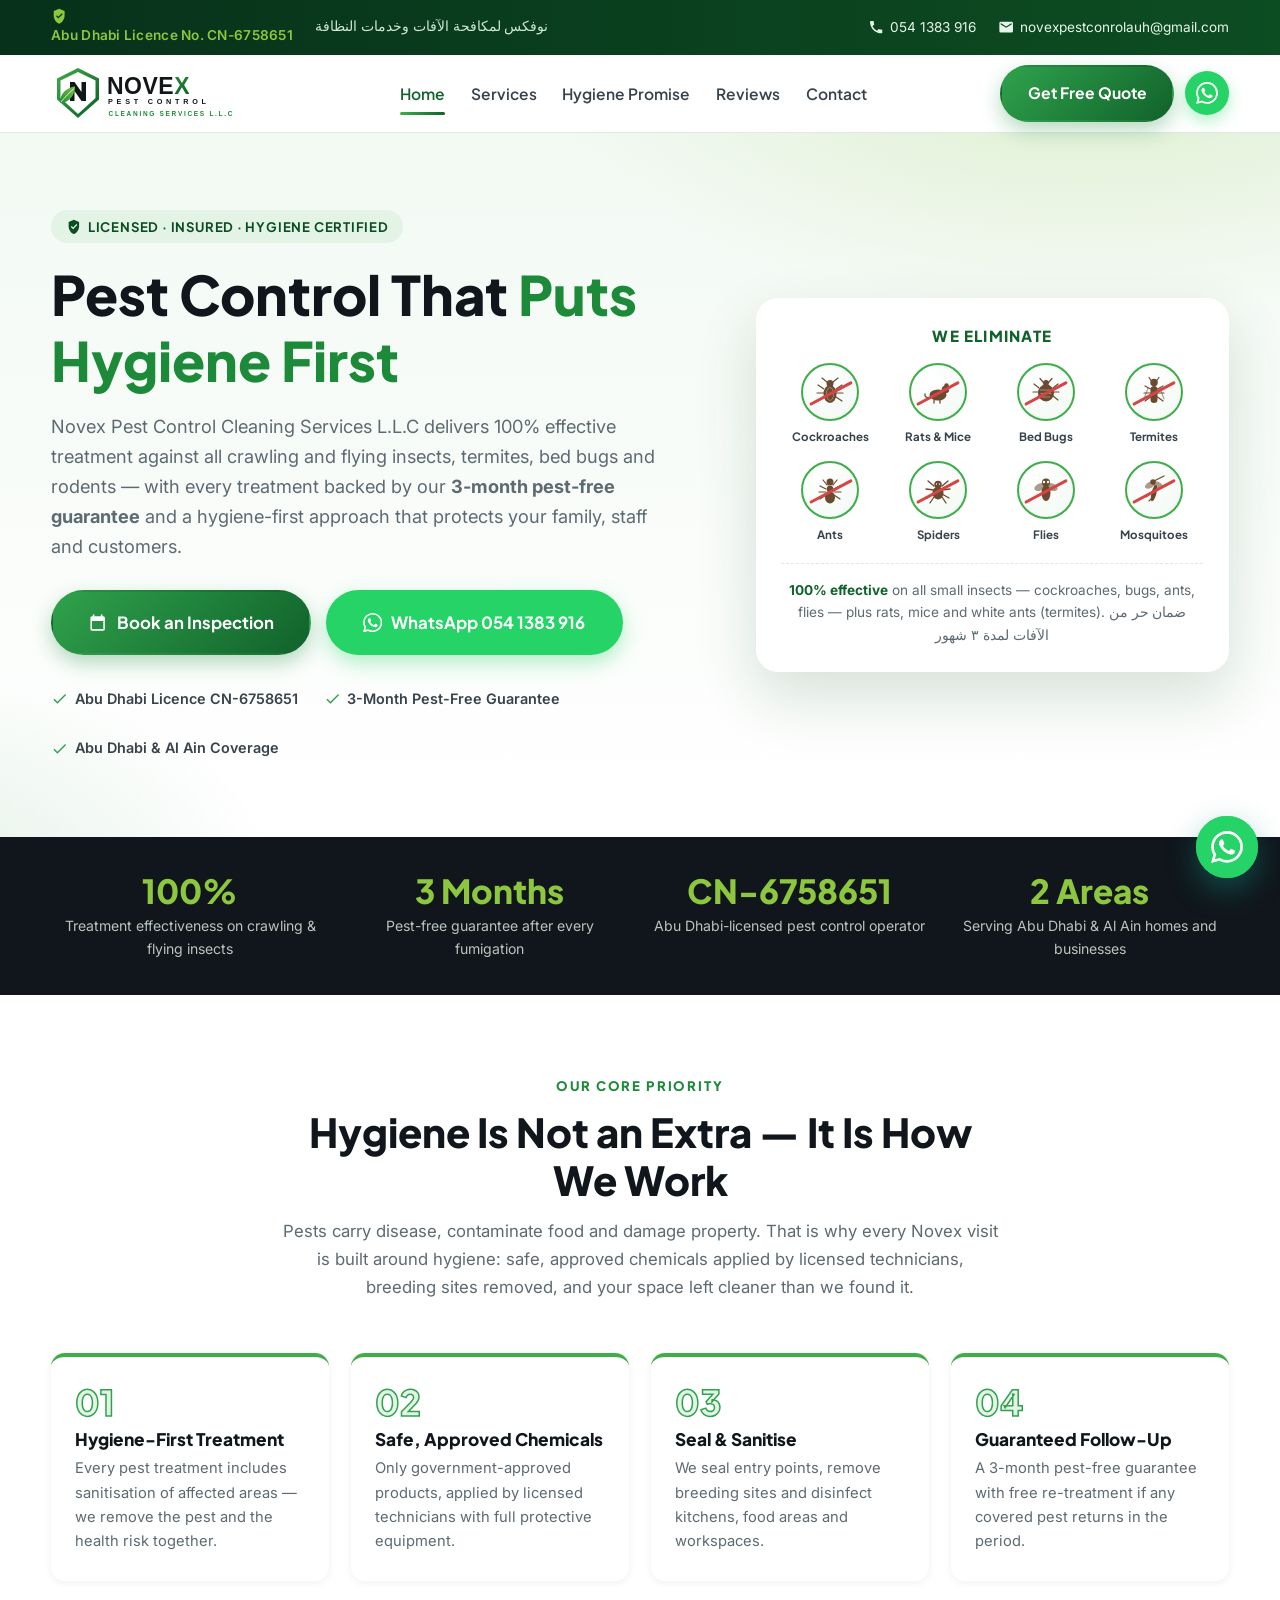
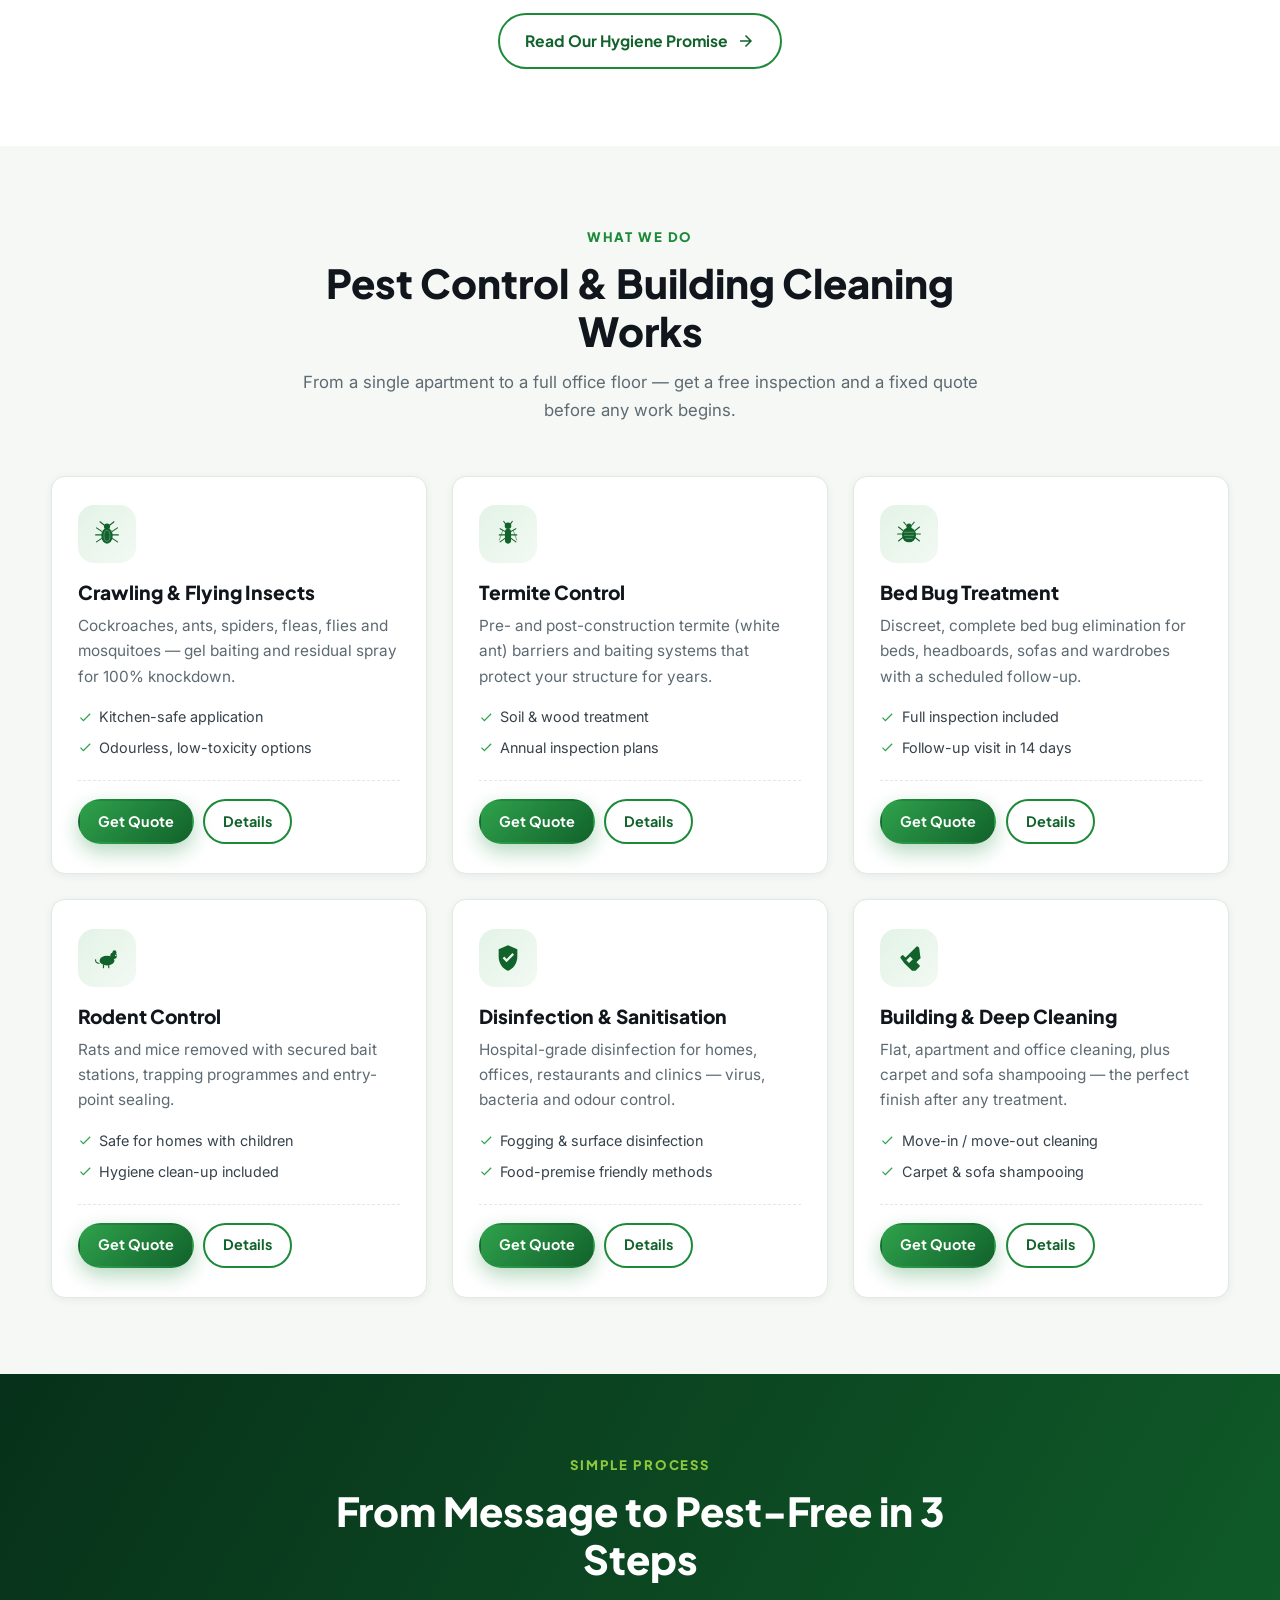
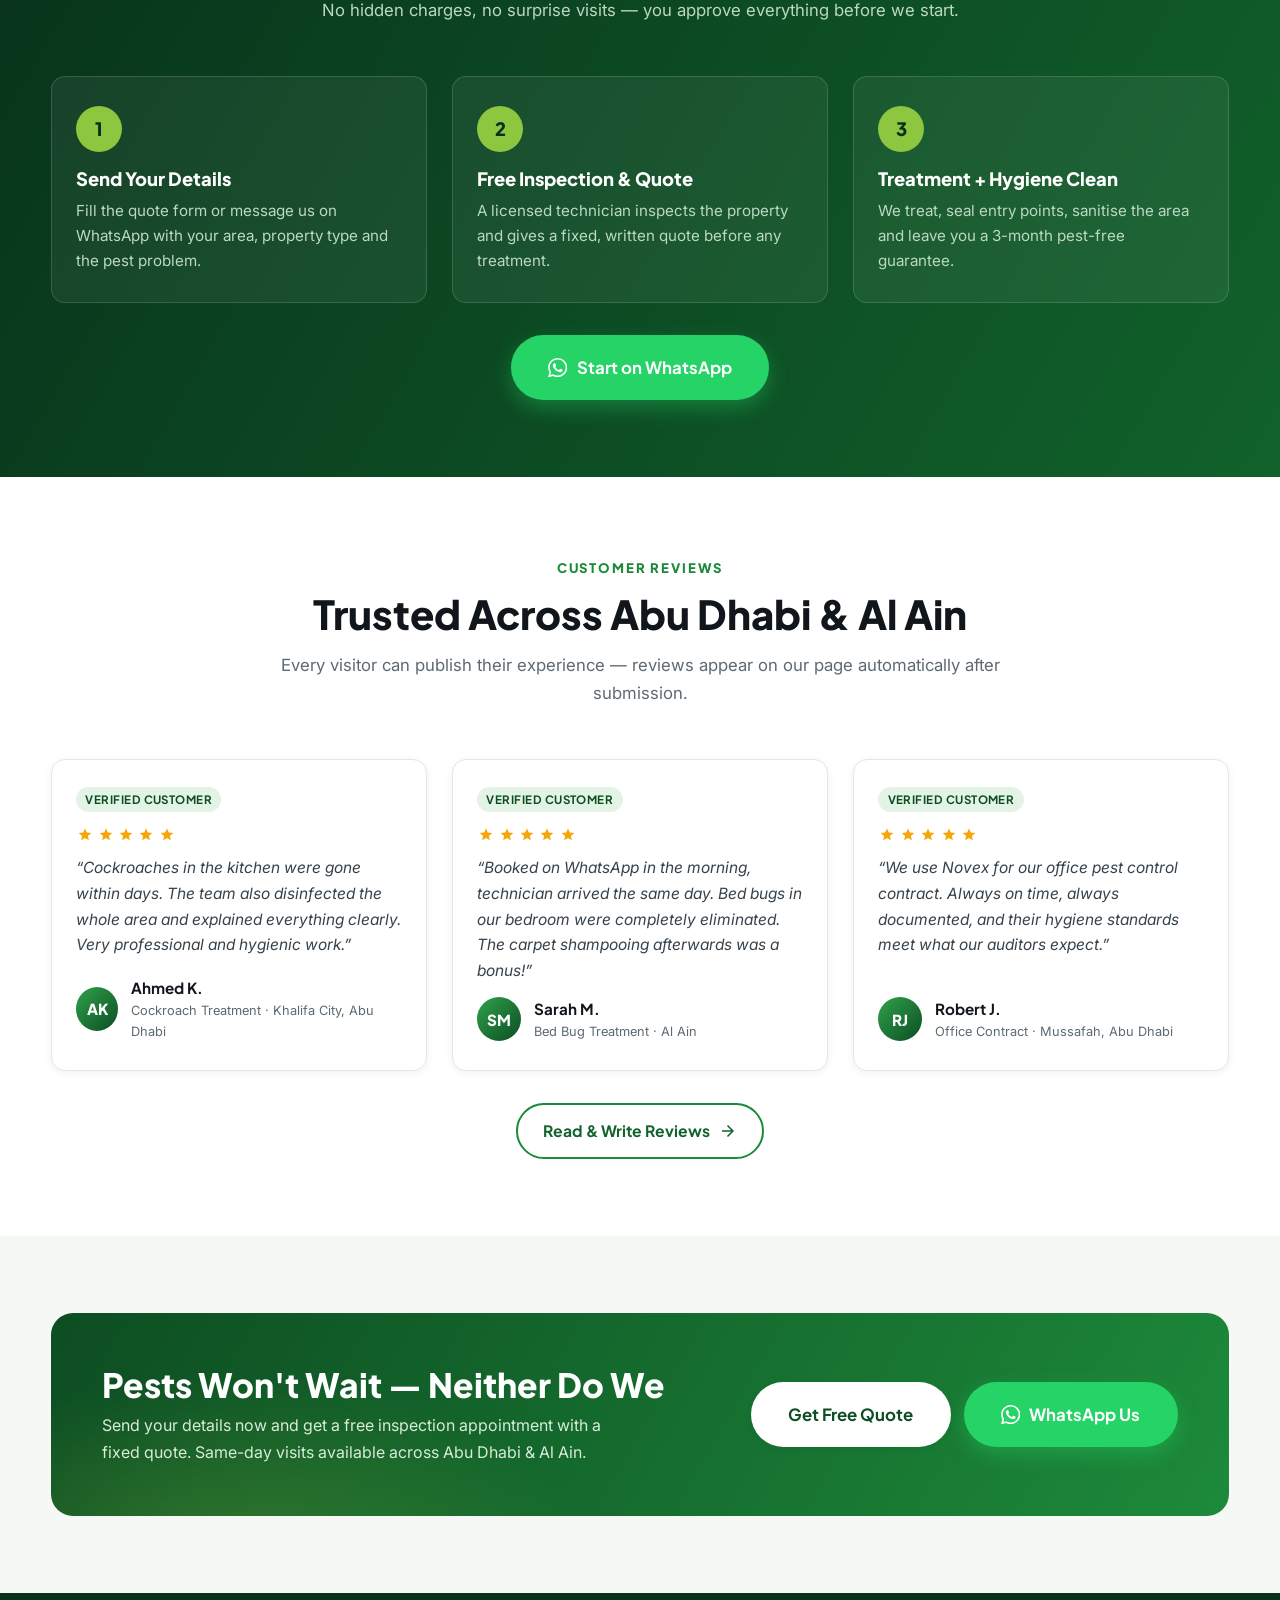
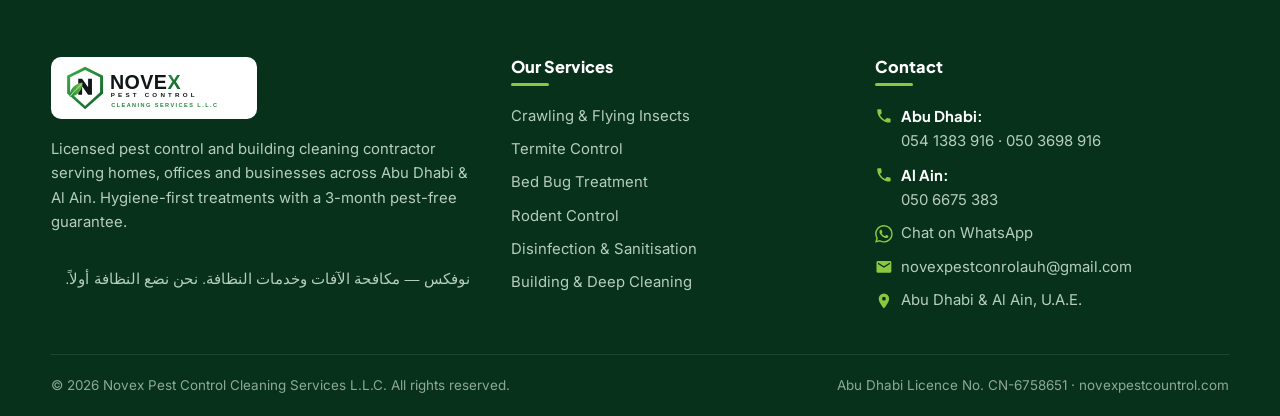
<file: index.html>
<!DOCTYPE html>
<html lang="en">
<head>
  <meta charset="UTF-8">
  <meta http-equiv="refresh" content="0; url=site/index.html">
  <meta name="viewport" content="width=device-width, initial-scale=1.0">
  <title>Novex Pest Control &amp; Cleaning Services L.L.C</title>
  <meta name="description" content="Licensed pest control &amp; cleaning services in Abu Dhabi &amp; Al Ain. Hygiene-first treatments with a 3-month pest-free guarantee. WhatsApp 054 1383 916.">
  <link rel="icon" type="image/svg+xml" href="site/assets/favicon.svg">
  <link rel="canonical" href="site/index.html">
  <style>
    body { margin: 0; min-height: 100vh; display: flex; align-items: center; justify-content: center;
           font-family: 'Segoe UI', Arial, sans-serif; background: linear-gradient(135deg, #07311a, #11622b); color: #fff; }
    .box { text-align: center; padding: 2rem; }
    .box img { height: 90px; background: #fff; border-radius: 12px; padding: .6rem 1rem; margin: 0 auto 1.4rem; }
    .box a { color: #8dc63f; font-weight: 700; }
  </style>
  <script>location.replace("site/index.html");</script>
</head>
<body>
  <div class="box">
    <img src="site/assets/logo.svg" alt="Novex Pest Control Cleaning Services L.L.C">
    <p>Loading the website… If it does not open automatically, click <a href="site/index.html">here</a>.</p>
  </div>
</body>
</html>
</file>
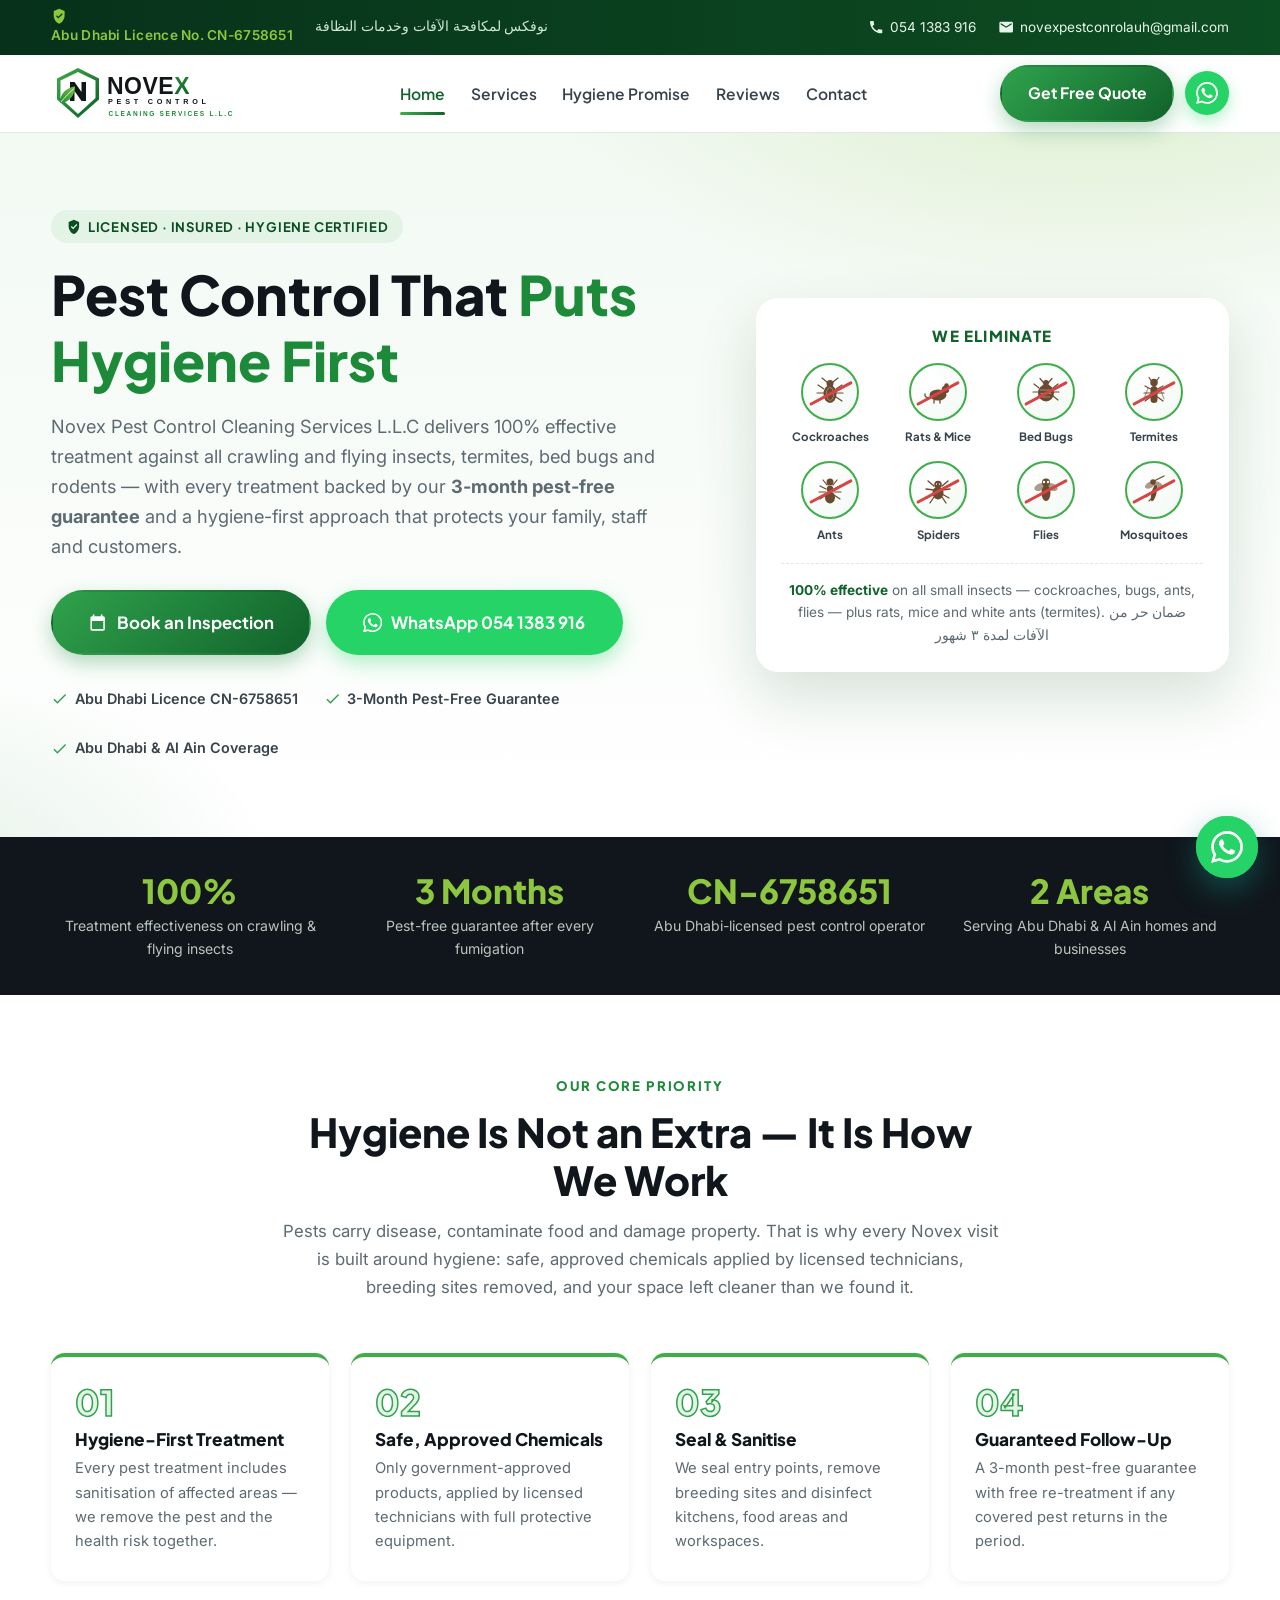
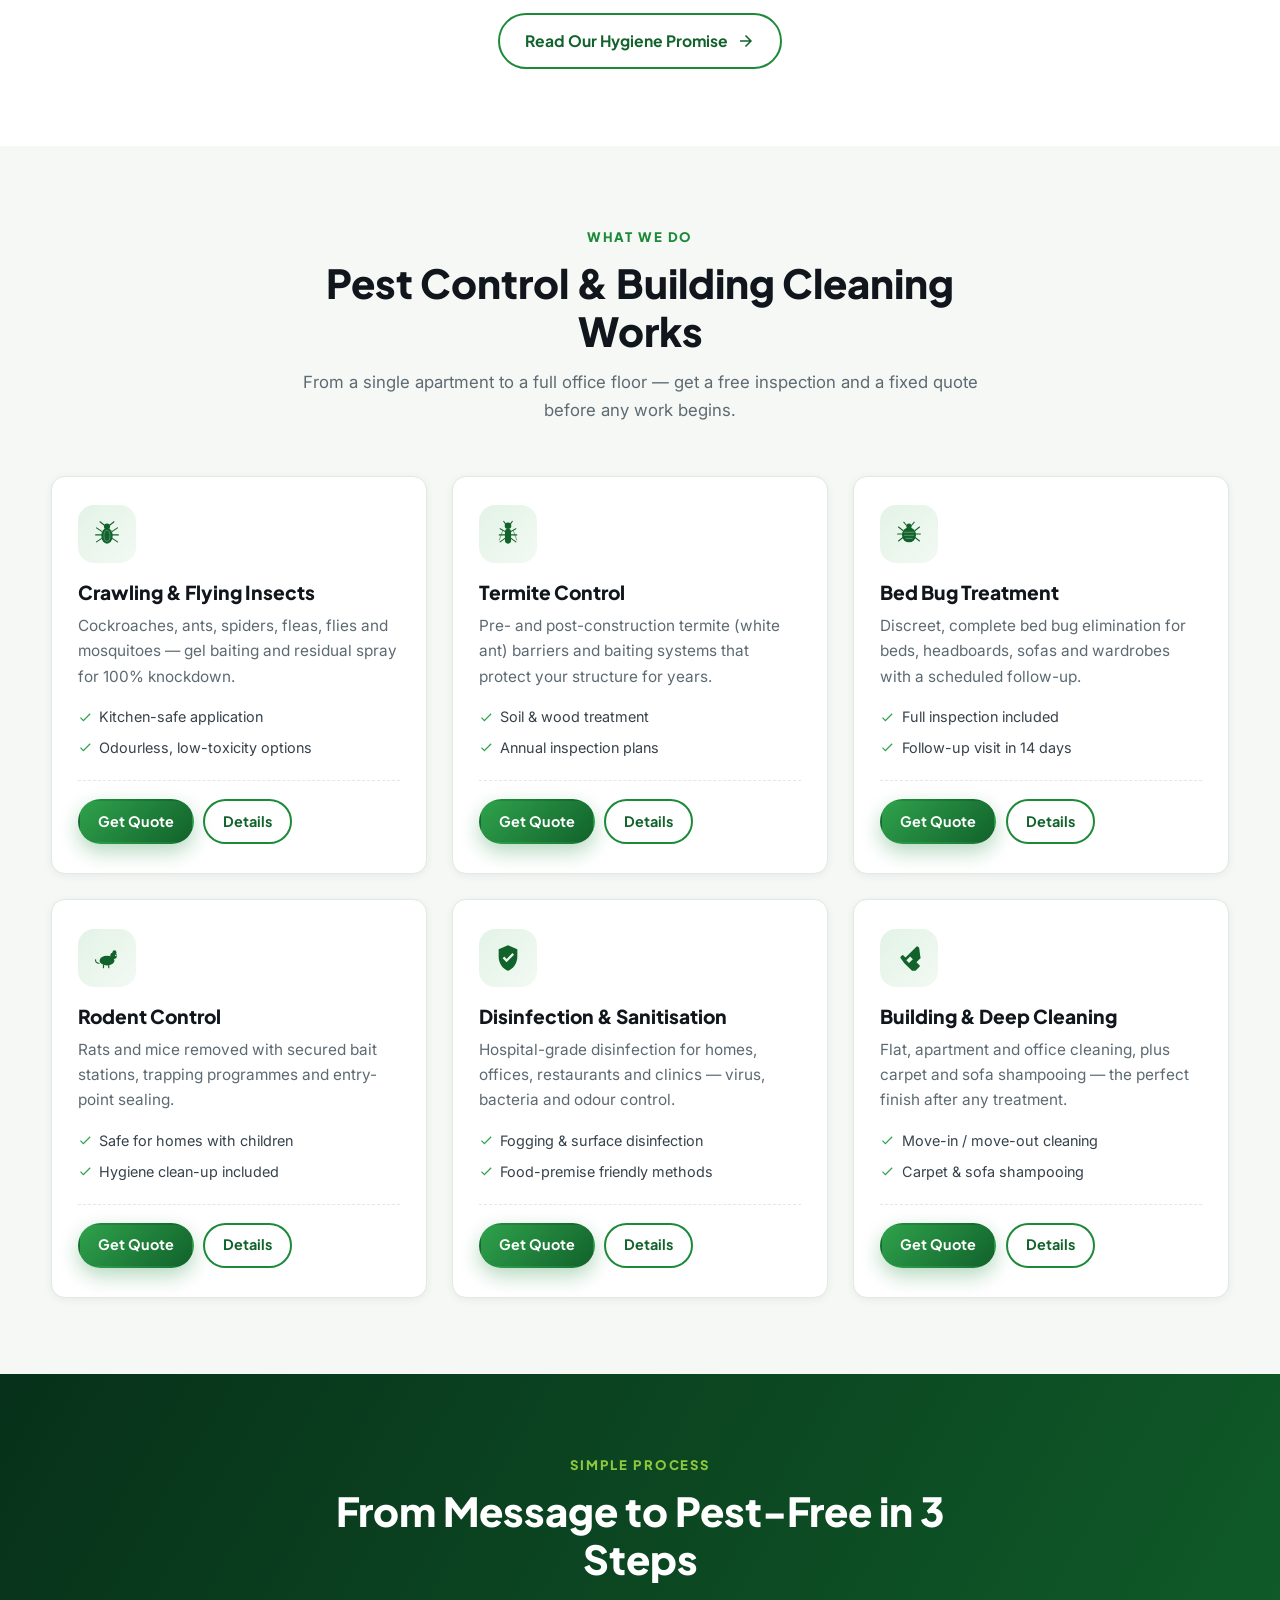
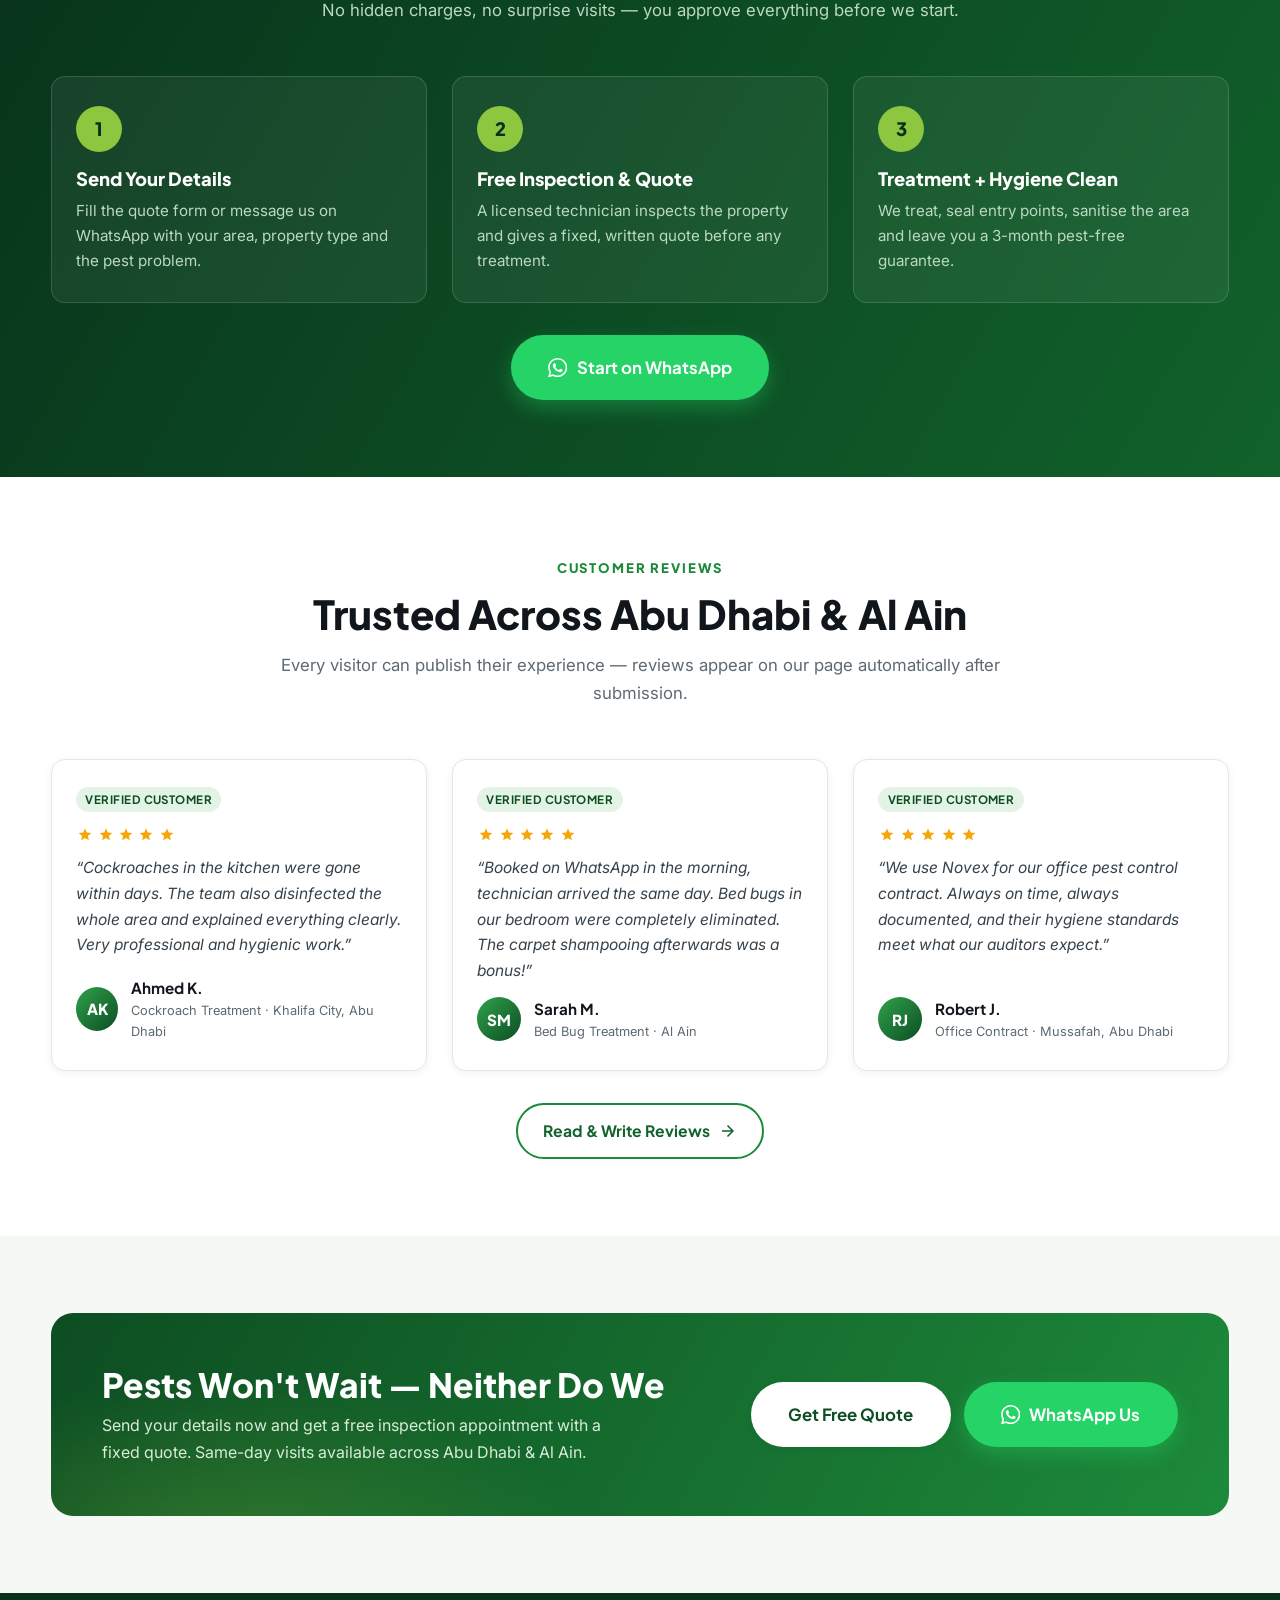
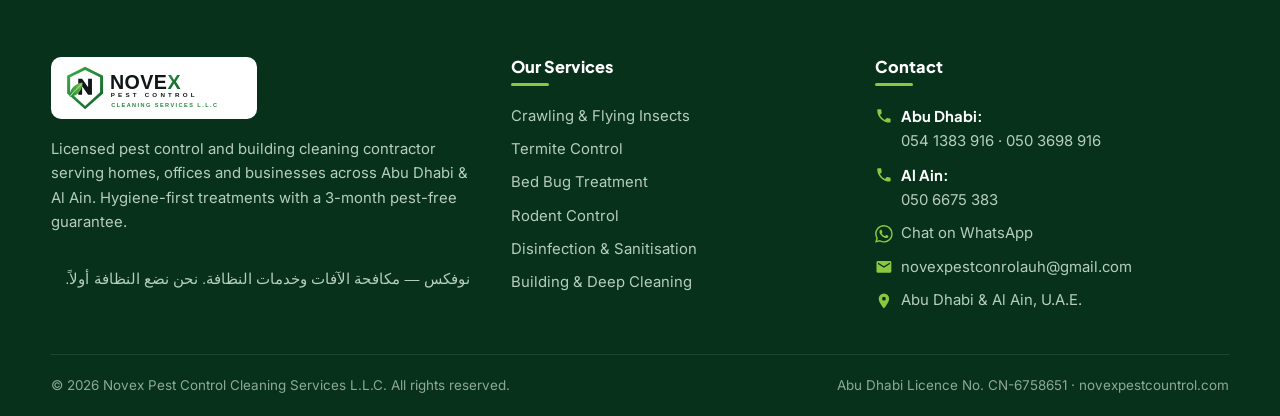
<file: site/index.html>
<!DOCTYPE html>
<html lang="en">
<head>
  <meta charset="UTF-8">
  <meta name="viewport" content="width=device-width, initial-scale=1.0">
  <title>Novex Pest Control &amp; Cleaning Services L.L.C | Abu Dhabi &amp; Al Ain — Hygiene First</title>
  <meta name="description" content="Licensed Abu Dhabi pest control company (Licence CN-6758651). 100% elimination of cockroaches, bed bugs, termites, rats and flying insects with a 3-month pest-free guarantee. Hygiene-first treatments across Abu Dhabi and Al Ain.">
  <link rel="icon" type="image/svg+xml" href="assets/favicon.svg">
  <link rel="preconnect" href="https://fonts.googleapis.com">
  <link rel="preconnect" href="https://fonts.gstatic.com" crossorigin>
  <link href="https://fonts.googleapis.com/css2?family=Inter:wght@400;500;600&family=Plus+Jakarta+Sans:wght@600;700;800&display=swap" rel="stylesheet">
  <link rel="stylesheet" href="css/style.css">
</head>
<body>

  <!-- ================= TOP BAR ================= -->
  <div class="topbar">
    <div class="container">
      <div class="topbar-left">
        <span class="lic"><svg class="icon" aria-hidden="true"><use href="assets/icons.svg#ui-shield"></use></svg> Abu Dhabi Licence No. CN-6758651</span>
        <span class="arabic" lang="ar">نوفكس لمكافحة الآفات وخدمات النظافة</span>
      </div>
      <div class="topbar-right">
        <a href="tel:+971541383916"><svg class="icon" aria-hidden="true"><use href="assets/icons.svg#ui-phone"></use></svg> 054 1383 916</a>
        <a href="mailto:novexpestconrolauh@gmail.com"><svg class="icon" aria-hidden="true"><use href="assets/icons.svg#ui-mail"></use></svg> novexpestconrolauh@gmail.com</a>
      </div>
    </div>
  </div>

  <!-- ================= HEADER ================= -->
  <header class="site-header">
    <div class="container nav-wrap">
      <a class="brand" href="index.html" aria-label="Novex Pest Control home">
        <img src="assets/logo.svg" alt="Novex Pest Control Cleaning Services L.L.C">
      </a>
      <nav class="main-nav" aria-label="Main navigation">
        <a class="nav-link active" href="index.html">Home</a>
        <a class="nav-link" href="services.html">Services</a>
        <a class="nav-link" href="hygiene.html">Hygiene Promise</a>
        <a class="nav-link" href="reviews.html">Reviews</a>
        <a class="nav-link" href="contact.html">Contact</a>
      </nav>
      <div class="nav-actions">
        <a class="btn btn-primary" href="contact.html">Get Free Quote</a>
        <a class="nav-wa" href="#" data-wa="Hello Novex Pest Control, I need a quote." aria-label="Chat on WhatsApp">
          <svg class="icon" aria-hidden="true"><use href="assets/icons.svg#ui-whatsapp"></use></svg>
        </a>
        <button class="nav-toggle" aria-label="Open menu" aria-expanded="false">
          <svg class="icon" aria-hidden="true"><use href="assets/icons.svg#ui-menu"></use></svg>
        </button>
      </div>
    </div>
  </header>

  <main>
    <!-- ================= HERO ================= -->
    <section class="hero">
      <div class="container hero-grid">
        <div class="hero-copy">
          <span class="eyebrow"><svg class="icon" aria-hidden="true"><use href="assets/icons.svg#ui-shield"></use></svg> Licensed · Insured · Hygiene Certified</span>
          <h1>Pest Control That <span class="accent">Puts Hygiene First</span></h1>
          <p class="lead">
            Novex Pest Control Cleaning Services L.L.C delivers 100% effective treatment against all crawling and
            flying insects, termites, bed bugs and rodents — with every treatment backed by our
            <strong>3-month pest-free guarantee</strong> and a hygiene-first approach that protects your family,
            staff and customers.
          </p>
          <div class="hero-ctas">
            <a class="btn btn-primary btn-lg" href="contact.html">
              <svg class="icon" aria-hidden="true"><use href="assets/icons.svg#ui-calendar"></use></svg>
              Book an Inspection
            </a>
            <a class="btn btn-wa btn-lg" href="#" data-wa="Hello Novex, I would like to book a pest control inspection.">
              <svg class="icon" aria-hidden="true"><use href="assets/icons.svg#ui-whatsapp"></use></svg>
              WhatsApp 054 1383 916
            </a>
          </div>
          <div class="hero-trust">
            <div><svg class="icon" aria-hidden="true"><use href="assets/icons.svg#ui-check"></use></svg> Abu Dhabi Licence CN-6758651</div>
            <div><svg class="icon" aria-hidden="true"><use href="assets/icons.svg#ui-check"></use></svg> 3-Month Pest-Free Guarantee</div>
            <div><svg class="icon" aria-hidden="true"><use href="assets/icons.svg#ui-check"></use></svg> Abu Dhabi &amp; Al Ain Coverage</div>
          </div>
        </div>

        <!-- Pest badge cluster (matches the business-card style) -->
        <div class="pest-cluster reveal">
          <h3>We Eliminate</h3>
          <div class="pest-grid">
            <div class="pest-item"><div class="pest-ic"><svg aria-hidden="true"><use href="assets/icons.svg#pest-cockroach"></use></svg></div><span>Cockroaches</span></div>
            <div class="pest-item"><div class="pest-ic"><svg aria-hidden="true"><use href="assets/icons.svg#pest-rat"></use></svg></div><span>Rats &amp; Mice</span></div>
            <div class="pest-item"><div class="pest-ic"><svg aria-hidden="true"><use href="assets/icons.svg#pest-bedbug"></use></svg></div><span>Bed Bugs</span></div>
            <div class="pest-item"><div class="pest-ic"><svg aria-hidden="true"><use href="assets/icons.svg#pest-termite"></use></svg></div><span>Termites</span></div>
            <div class="pest-item"><div class="pest-ic"><svg aria-hidden="true"><use href="assets/icons.svg#pest-ant"></use></svg></div><span>Ants</span></div>
            <div class="pest-item"><div class="pest-ic"><svg aria-hidden="true"><use href="assets/icons.svg#pest-spider"></use></svg></div><span>Spiders</span></div>
            <div class="pest-item"><div class="pest-ic"><svg aria-hidden="true"><use href="assets/icons.svg#pest-fly"></use></svg></div><span>Flies</span></div>
            <div class="pest-item"><div class="pest-ic"><svg aria-hidden="true"><use href="assets/icons.svg#pest-mosquito"></use></svg></div><span>Mosquitoes</span></div>
          </div>
          <p class="cluster-foot">
            <strong>100% effective</strong> on all small insects — cockroaches, bugs, ants, flies —
            plus rats, mice and white ants (termites).
            <span class="arabic" lang="ar">ضمان حر من الآفات لمدة ٣ شهور</span>
          </p>
        </div>
      </div>
    </section>

    <!-- ================= STATS ================= -->
    <section class="stats-strip">
      <div class="container stats-grid">
        <div class="stat"><div class="num">100%</div><div class="lbl">Treatment effectiveness on crawling &amp; flying insects</div></div>
        <div class="stat"><div class="num">3 Months</div><div class="lbl">Pest-free guarantee after every fumigation</div></div>
        <div class="stat"><div class="num">CN-6758651</div><div class="lbl">Abu Dhabi-licensed pest control operator</div></div>
        <div class="stat"><div class="num">2 Areas</div><div class="lbl">Serving Abu Dhabi &amp; Al Ain homes and businesses</div></div>
      </div>
    </section>

    <!-- ================= HYGIENE FIRST ================= -->
    <section class="section">
      <div class="container">
        <div class="section-head">
          <span class="kicker">Our Core Priority</span>
          <h2>Hygiene Is Not an Extra — It Is How We Work</h2>
          <p>
            Pests carry disease, contaminate food and damage property. That is why every Novex visit is built
            around hygiene: safe, approved chemicals applied by licensed technicians, breeding sites removed,
            and your space left cleaner than we found it.
          </p>
        </div>
        <div class="grid-4">
          <div class="pillar reveal">
            <div class="num">01</div>
            <h3>Hygiene-First Treatment</h3>
            <p>Every pest treatment includes sanitisation of affected areas — we remove the pest and the health risk together.</p>
          </div>
          <div class="pillar reveal">
            <div class="num">02</div>
            <h3>Safe, Approved Chemicals</h3>
            <p>Only government-approved products, applied by licensed technicians with full protective equipment.</p>
          </div>
          <div class="pillar reveal">
            <div class="num">03</div>
            <h3>Seal &amp; Sanitise</h3>
            <p>We seal entry points, remove breeding sites and disinfect kitchens, food areas and workspaces.</p>
          </div>
          <div class="pillar reveal">
            <div class="num">04</div>
            <h3>Guaranteed Follow-Up</h3>
            <p>A 3-month pest-free guarantee with free re-treatment if any covered pest returns in the period.</p>
          </div>
        </div>
        <div class="text-center mt-2">
          <a class="btn btn-outline" href="hygiene.html">Read Our Hygiene Promise <svg class="icon" aria-hidden="true"><use href="assets/icons.svg#ui-arrow"></use></svg></a>
        </div>
      </div>
    </section>

    <!-- ================= SERVICES PREVIEW ================= -->
    <section class="section section-alt">
      <div class="container">
        <div class="section-head">
          <span class="kicker">What We Do</span>
          <h2>Pest Control &amp; Building Cleaning Works</h2>
          <p>From a single apartment to a full office floor — get a free inspection and a fixed quote before any work begins.</p>
        </div>
        <div class="grid-3">
          <div class="card reveal">
            <div class="card-ic"><svg class="icon" aria-hidden="true"><use href="assets/icons.svg#pest-cockroach"></use></svg></div>
            <h3>Crawling &amp; Flying Insects</h3>
            <p>Cockroaches, ants, spiders, fleas, flies and mosquitoes — gel baiting and residual spray for 100% knockdown.</p>
            <ul class="card-list">
              <li><svg class="icon" aria-hidden="true"><use href="assets/icons.svg#ui-check"></use></svg> Kitchen-safe application</li>
              <li><svg class="icon" aria-hidden="true"><use href="assets/icons.svg#ui-check"></use></svg> Odourless, low-toxicity options</li>
            </ul>
            <div class="card-foot">
              <a class="btn btn-sm btn-primary" href="contact.html?service=Crawling%20%26%20Flying%20Insects">Get Quote</a>
              <a class="btn btn-sm btn-outline" href="services.html#insects">Details</a>
            </div>
          </div>

          <div class="card reveal">
            <div class="card-ic"><svg class="icon" aria-hidden="true"><use href="assets/icons.svg#pest-termite"></use></svg></div>
            <h3>Termite Control</h3>
            <p>Pre- and post-construction termite (white ant) barriers and baiting systems that protect your structure for years.</p>
            <ul class="card-list">
              <li><svg class="icon" aria-hidden="true"><use href="assets/icons.svg#ui-check"></use></svg> Soil &amp; wood treatment</li>
              <li><svg class="icon" aria-hidden="true"><use href="assets/icons.svg#ui-check"></use></svg> Annual inspection plans</li>
            </ul>
            <div class="card-foot">
              <a class="btn btn-sm btn-primary" href="contact.html?service=Termite%20Control">Get Quote</a>
              <a class="btn btn-sm btn-outline" href="services.html#termites">Details</a>
            </div>
          </div>

          <div class="card reveal">
            <div class="card-ic"><svg class="icon" aria-hidden="true"><use href="assets/icons.svg#pest-bedbug"></use></svg></div>
            <h3>Bed Bug Treatment</h3>
            <p>Discreet, complete bed bug elimination for beds, headboards, sofas and wardrobes with a scheduled follow-up.</p>
            <ul class="card-list">
              <li><svg class="icon" aria-hidden="true"><use href="assets/icons.svg#ui-check"></use></svg> Full inspection included</li>
              <li><svg class="icon" aria-hidden="true"><use href="assets/icons.svg#ui-check"></use></svg> Follow-up visit in 14 days</li>
            </ul>
            <div class="card-foot">
              <a class="btn btn-sm btn-primary" href="contact.html?service=Bed%20Bug%20Treatment">Get Quote</a>
              <a class="btn btn-sm btn-outline" href="services.html#bedbugs">Details</a>
            </div>
          </div>

          <div class="card reveal">
            <div class="card-ic"><svg class="icon" aria-hidden="true"><use href="assets/icons.svg#pest-rat"></use></svg></div>
            <h3>Rodent Control</h3>
            <p>Rats and mice removed with secured bait stations, trapping programmes and entry-point sealing.</p>
            <ul class="card-list">
              <li><svg class="icon" aria-hidden="true"><use href="assets/icons.svg#ui-check"></use></svg> Safe for homes with children</li>
              <li><svg class="icon" aria-hidden="true"><use href="assets/icons.svg#ui-check"></use></svg> Hygiene clean-up included</li>
            </ul>
            <div class="card-foot">
              <a class="btn btn-sm btn-primary" href="contact.html?service=Rodent%20Control">Get Quote</a>
              <a class="btn btn-sm btn-outline" href="services.html#rodents">Details</a>
            </div>
          </div>

          <div class="card reveal">
            <div class="card-ic"><svg class="icon" aria-hidden="true"><use href="assets/icons.svg#ui-shield"></use></svg></div>
            <h3>Disinfection &amp; Sanitisation</h3>
            <p>Hospital-grade disinfection for homes, offices, restaurants and clinics — virus, bacteria and odour control.</p>
            <ul class="card-list">
              <li><svg class="icon" aria-hidden="true"><use href="assets/icons.svg#ui-check"></use></svg> Fogging &amp; surface disinfection</li>
              <li><svg class="icon" aria-hidden="true"><use href="assets/icons.svg#ui-check"></use></svg> Food-premise friendly methods</li>
            </ul>
            <div class="card-foot">
              <a class="btn btn-sm btn-primary" href="contact.html?service=Disinfection%20%26%20Sanitisation">Get Quote</a>
              <a class="btn btn-sm btn-outline" href="services.html#disinfection">Details</a>
            </div>
          </div>

          <div class="card reveal">
            <div class="card-ic"><svg class="icon" aria-hidden="true"><use href="assets/icons.svg#ui-broom"></use></svg></div>
            <h3>Building &amp; Deep Cleaning</h3>
            <p>Flat, apartment and office cleaning, plus carpet and sofa shampooing — the perfect finish after any treatment.</p>
            <ul class="card-list">
              <li><svg class="icon" aria-hidden="true"><use href="assets/icons.svg#ui-check"></use></svg> Move-in / move-out cleaning</li>
              <li><svg class="icon" aria-hidden="true"><use href="assets/icons.svg#ui-check"></use></svg> Carpet &amp; sofa shampooing</li>
            </ul>
            <div class="card-foot">
              <a class="btn btn-sm btn-primary" href="contact.html?service=Building%20%26%20Deep%20Cleaning">Get Quote</a>
              <a class="btn btn-sm btn-outline" href="services.html#cleaning">Details</a>
            </div>
          </div>
        </div>
      </div>
    </section>

    <!-- ================= HOW IT WORKS ================= -->
    <section class="section section-dark">
      <div class="container">
        <div class="section-head">
          <span class="kicker" style="color: var(--lime);">Simple Process</span>
          <h2>From Message to Pest-Free in 3 Steps</h2>
          <p>No hidden charges, no surprise visits — you approve everything before we start.</p>
        </div>
        <div class="steps">
          <div class="step reveal">
            <div class="step-no">1</div>
            <h3>Send Your Details</h3>
            <p>Fill the quote form or message us on WhatsApp with your area, property type and the pest problem.</p>
          </div>
          <div class="step reveal">
            <div class="step-no">2</div>
            <h3>Free Inspection &amp; Quote</h3>
            <p>A licensed technician inspects the property and gives a fixed, written quote before any treatment.</p>
          </div>
          <div class="step reveal">
            <div class="step-no">3</div>
            <h3>Treatment + Hygiene Clean</h3>
            <p>We treat, seal entry points, sanitise the area and leave you a 3-month pest-free guarantee.</p>
          </div>
        </div>
        <div class="text-center mt-2">
          <a class="btn btn-wa btn-lg" href="#" data-wa="Hello Novex, I'm ready to book. My area is: ">
            <svg class="icon" aria-hidden="true"><use href="assets/icons.svg#ui-whatsapp"></use></svg>
            Start on WhatsApp
          </a>
        </div>
      </div>
    </section>

    <!-- ================= REVIEWS PREVIEW ================= -->
    <section class="section">
      <div class="container">
        <div class="section-head">
          <span class="kicker">Customer Reviews</span>
          <h2>Trusted Across Abu Dhabi &amp; Al Ain</h2>
          <p>Every visitor can publish their experience — reviews appear on our page automatically after submission.</p>
        </div>
        <div class="grid-3" id="home-reviews">
          <div class="review-card reveal">
            <span class="review-badge">Verified customer</span>
            <div class="stars" aria-label="5 out of 5 stars">
              <svg class="icon" aria-hidden="true"><use href="assets/icons.svg#ui-star"></use></svg>
              <svg class="icon" aria-hidden="true"><use href="assets/icons.svg#ui-star"></use></svg>
              <svg class="icon" aria-hidden="true"><use href="assets/icons.svg#ui-star"></use></svg>
              <svg class="icon" aria-hidden="true"><use href="assets/icons.svg#ui-star"></use></svg>
              <svg class="icon" aria-hidden="true"><use href="assets/icons.svg#ui-star"></use></svg>
            </div>
            <blockquote>“Cockroaches in the kitchen were gone within days. The team also disinfected the whole area and explained everything clearly. Very professional and hygienic work.”</blockquote>
            <div class="review-who">
              <div class="avatar">AK</div>
              <div><div class="who-name">Ahmed K.</div><div class="who-meta">Cockroach Treatment · Khalifa City, Abu Dhabi</div></div>
            </div>
          </div>
          <div class="review-card reveal">
            <span class="review-badge">Verified customer</span>
            <div class="stars" aria-label="5 out of 5 stars">
              <svg class="icon" aria-hidden="true"><use href="assets/icons.svg#ui-star"></use></svg>
              <svg class="icon" aria-hidden="true"><use href="assets/icons.svg#ui-star"></use></svg>
              <svg class="icon" aria-hidden="true"><use href="assets/icons.svg#ui-star"></use></svg>
              <svg class="icon" aria-hidden="true"><use href="assets/icons.svg#ui-star"></use></svg>
              <svg class="icon" aria-hidden="true"><use href="assets/icons.svg#ui-star"></use></svg>
            </div>
            <blockquote>“Booked on WhatsApp in the morning, technician arrived the same day. Bed bugs in our bedroom were completely eliminated. The carpet shampooing afterwards was a bonus!”</blockquote>
            <div class="review-who">
              <div class="avatar">SM</div>
              <div><div class="who-name">Sarah M.</div><div class="who-meta">Bed Bug Treatment · Al Ain</div></div>
            </div>
          </div>
          <div class="review-card reveal">
            <span class="review-badge">Verified customer</span>
            <div class="stars" aria-label="5 out of 5 stars">
              <svg class="icon" aria-hidden="true"><use href="assets/icons.svg#ui-star"></use></svg>
              <svg class="icon" aria-hidden="true"><use href="assets/icons.svg#ui-star"></use></svg>
              <svg class="icon" aria-hidden="true"><use href="assets/icons.svg#ui-star"></use></svg>
              <svg class="icon" aria-hidden="true"><use href="assets/icons.svg#ui-star"></use></svg>
              <svg class="icon" aria-hidden="true"><use href="assets/icons.svg#ui-star"></use></svg>
            </div>
            <blockquote>“We use Novex for our office pest control contract. Always on time, always documented, and their hygiene standards meet what our auditors expect.”</blockquote>
            <div class="review-who">
              <div class="avatar">RJ</div>
              <div><div class="who-name">Robert J.</div><div class="who-meta">Office Contract · Mussafah, Abu Dhabi</div></div>
            </div>
          </div>
        </div>
        <div class="text-center mt-2">
          <a class="btn btn-outline" href="reviews.html">Read &amp; Write Reviews <svg class="icon" aria-hidden="true"><use href="assets/icons.svg#ui-arrow"></use></svg></a>
        </div>
      </div>
    </section>

    <!-- ================= CTA BAND ================= -->
    <section class="section section-alt">
      <div class="container">
        <div class="cta-band reveal">
          <div>
            <h2>Pests Won't Wait — Neither Do We</h2>
            <p>Send your details now and get a free inspection appointment with a fixed quote. Same-day visits available across Abu Dhabi &amp; Al Ain.</p>
          </div>
          <div class="cta-actions">
            <a class="btn btn-light btn-lg" href="contact.html">Get Free Quote</a>
            <a class="btn btn-wa btn-lg" href="#" data-wa="Hello Novex, please schedule a free inspection.">
              <svg class="icon" aria-hidden="true"><use href="assets/icons.svg#ui-whatsapp"></use></svg>
              WhatsApp Us
            </a>
          </div>
        </div>
      </div>
    </section>
  </main>

  <!-- ================= FOOTER ================= -->
  <footer class="site-footer">
    <div class="container">
      <div class="footer-grid">
        <div class="brand-block">
          <img src="assets/logo.svg" alt="Novex Pest Control Cleaning Services L.L.C">
          <p>
            Licensed pest control and building cleaning contractor serving homes, offices and businesses
            across Abu Dhabi &amp; Al Ain. Hygiene-first treatments with a 3-month pest-free guarantee.
          </p>
          <p class="arabic mt-2" lang="ar">نوفكس — مكافحة الآفات وخدمات النظافة. نحن نضع النظافة أولاً.</p>
        </div>
        <div>
          <h4>Our Services</h4>
          <ul>
            <li><a href="services.html#insects">Crawling &amp; Flying Insects</a></li>
            <li><a href="services.html#termites">Termite Control</a></li>
            <li><a href="services.html#bedbugs">Bed Bug Treatment</a></li>
            <li><a href="services.html#rodents">Rodent Control</a></li>
            <li><a href="services.html#disinfection">Disinfection &amp; Sanitisation</a></li>
            <li><a href="services.html#cleaning">Building &amp; Deep Cleaning</a></li>
          </ul>
        </div>
        <div>
          <h4>Contact</h4>
          <ul class="footer-contact">
            <li><svg class="icon" aria-hidden="true"><use href="assets/icons.svg#ui-phone"></use></svg>
              <span><strong>Abu Dhabi:</strong><br>054 1383 916 · 050 3698 916</span></li>
            <li><svg class="icon" aria-hidden="true"><use href="assets/icons.svg#ui-phone"></use></svg>
              <span><strong>Al Ain:</strong><br>050 6675 383</span></li>
            <li><svg class="icon" aria-hidden="true"><use href="assets/icons.svg#ui-whatsapp"></use></svg>
              <a href="#" data-wa="Hello Novex Pest Control!">Chat on WhatsApp</a></li>
            <li><svg class="icon" aria-hidden="true"><use href="assets/icons.svg#ui-mail"></use></svg>
              <a href="mailto:novexpestconrolauh@gmail.com">novexpestconrolauh@gmail.com</a></li>
            <li><svg class="icon" aria-hidden="true"><use href="assets/icons.svg#ui-pin"></use></svg>
              <span>Abu Dhabi &amp; Al Ain, U.A.E.</span></li>
          </ul>
        </div>
      </div>
      <div class="footer-note">
        <span>© <span data-year>2026</span> Novex Pest Control Cleaning Services L.L.C. All rights reserved.</span>
        <span>Abu Dhabi Licence No. CN-6758651 · novexpestcountrol.com</span>
      </div>
    </div>
  </footer>

  <!-- Floating WhatsApp (all pages) -->
  <a class="wa-float" href="#" data-wa="Hello Novex Pest Control, I need help with pest control." aria-label="WhatsApp us now">
    <span class="wa-tip">Chat with us on WhatsApp</span>
    <svg class="icon" aria-hidden="true"><use href="assets/icons.svg#ui-whatsapp"></use></svg>
  </a>

  <script src="js/main.js"></script>
</body>
</html>
</file>
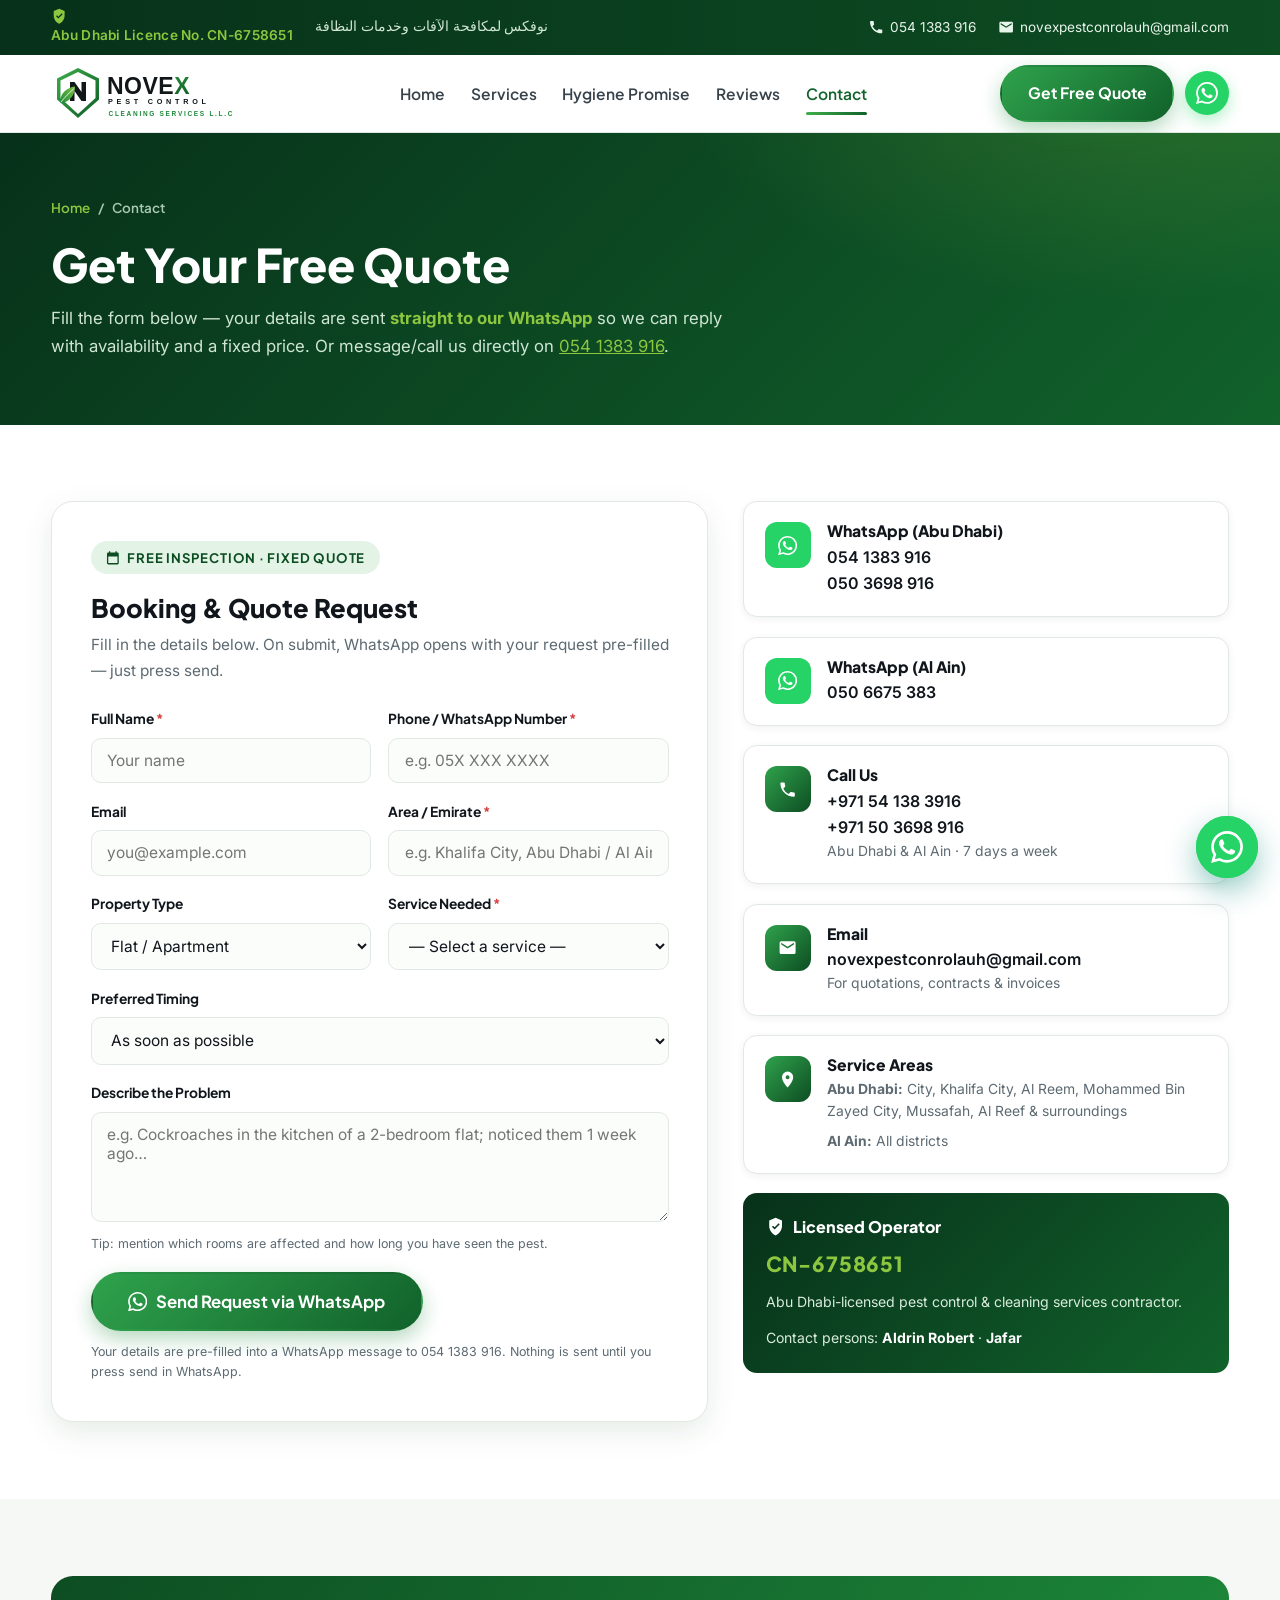
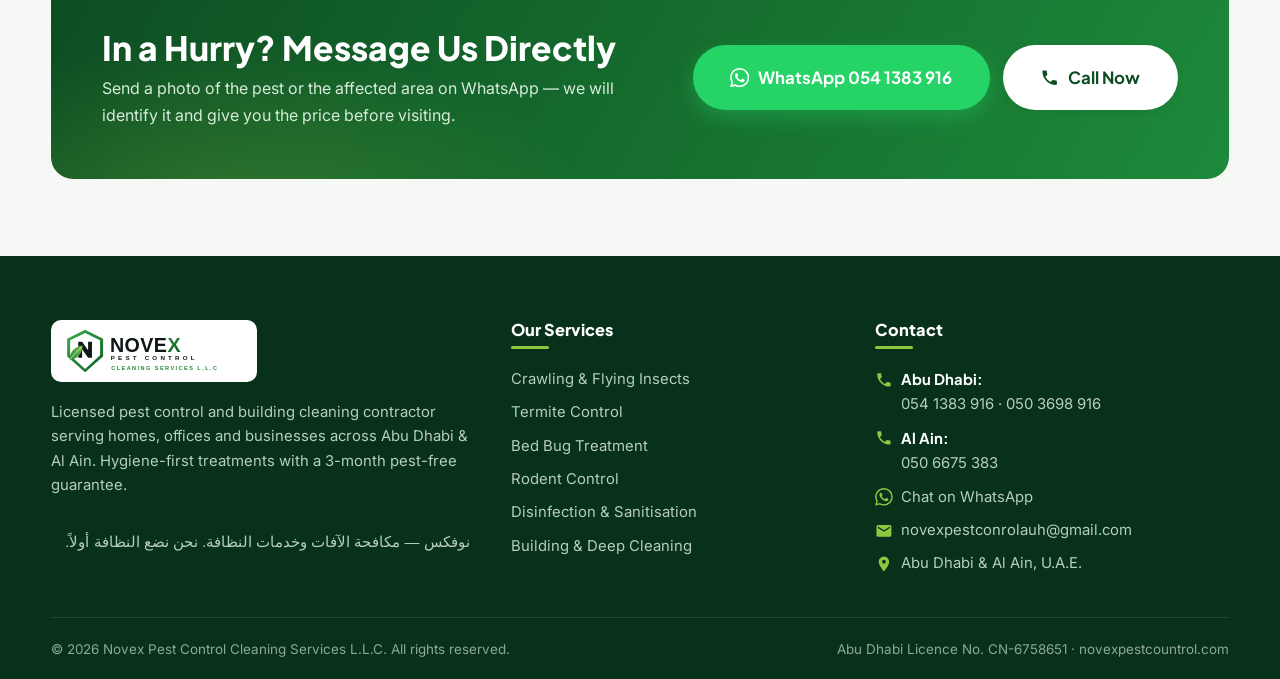
<file: site/contact.html>
<!DOCTYPE html>
<html lang="en">
<head>
  <meta charset="UTF-8">
  <meta name="viewport" content="width=device-width, initial-scale=1.0">
  <title>Contact &amp; Free Quote | Novex Pest Control &amp; Cleaning Services L.L.C — Abu Dhabi &amp; Al Ain</title>
  <meta name="description" content="Get a free pest control quote in Abu Dhabi or Al Ain. Fill the form and your details go straight to our WhatsApp (054 1383 916). Licensed operator CN-6758651.">
  <link rel="icon" type="image/svg+xml" href="assets/favicon.svg">
  <link rel="preconnect" href="https://fonts.googleapis.com">
  <link rel="preconnect" href="https://fonts.gstatic.com" crossorigin>
  <link href="https://fonts.googleapis.com/css2?family=Inter:wght@400;500;600&family=Plus+Jakarta+Sans:wght@600;700;800&display=swap" rel="stylesheet">
  <link rel="stylesheet" href="css/style.css">
</head>
<body>

  <!-- ================= TOP BAR ================= -->
  <div class="topbar">
    <div class="container">
      <div class="topbar-left">
        <span class="lic"><svg class="icon" aria-hidden="true"><use href="assets/icons.svg#ui-shield"></use></svg> Abu Dhabi Licence No. CN-6758651</span>
        <span class="arabic" lang="ar">نوفكس لمكافحة الآفات وخدمات النظافة</span>
      </div>
      <div class="topbar-right">
        <a href="tel:+971541383916"><svg class="icon" aria-hidden="true"><use href="assets/icons.svg#ui-phone"></use></svg> 054 1383 916</a>
        <a href="mailto:novexpestconrolauh@gmail.com"><svg class="icon" aria-hidden="true"><use href="assets/icons.svg#ui-mail"></use></svg> novexpestconrolauh@gmail.com</a>
      </div>
    </div>
  </div>

  <!-- ================= HEADER ================= -->
  <header class="site-header">
    <div class="container nav-wrap">
      <a class="brand" href="index.html" aria-label="Novex Pest Control home">
        <img src="assets/logo.svg" alt="Novex Pest Control Cleaning Services L.L.C">
      </a>
      <nav class="main-nav" aria-label="Main navigation">
        <a class="nav-link" href="index.html">Home</a>
        <a class="nav-link" href="services.html">Services</a>
        <a class="nav-link" href="hygiene.html">Hygiene Promise</a>
        <a class="nav-link" href="reviews.html">Reviews</a>
        <a class="nav-link active" href="contact.html">Contact</a>
      </nav>
      <div class="nav-actions">
        <a class="btn btn-primary" href="#quote">Get Free Quote</a>
        <a class="nav-wa" href="#" data-wa="Hello Novex Pest Control, I need a quote." aria-label="Chat on WhatsApp">
          <svg class="icon" aria-hidden="true"><use href="assets/icons.svg#ui-whatsapp"></use></svg>
        </a>
        <button class="nav-toggle" aria-label="Open menu" aria-expanded="false">
          <svg class="icon" aria-hidden="true"><use href="assets/icons.svg#ui-menu"></use></svg>
        </button>
      </div>
    </div>
  </header>

  <main>
    <!-- ================= PAGE HERO ================= -->
    <section class="page-hero">
      <div class="container">
        <div class="breadcrumb"><a href="index.html">Home</a> <span>/</span> <span>Contact</span></div>
        <h1>Get Your Free Quote</h1>
        <p>
          Fill the form below — your details are sent <strong style="color:var(--lime);">straight to our WhatsApp</strong>
          so we can reply with availability and a fixed price. Or message/call us directly on
          <a href="tel:+971541383916" style="color:var(--lime); text-decoration:underline;">054 1383 916</a>.
        </p>
      </div>
    </section>

    <!-- ================= CONTACT + FORM ================= -->
    <section class="section" id="quote">
      <div class="container contact-layout">

        <!-- QUOTE FORM -->
        <div>
          <div class="form-card reveal" id="quote-card">
            <span class="eyebrow"><svg class="icon" aria-hidden="true"><use href="assets/icons.svg#ui-calendar"></use></svg> Free Inspection · Fixed Quote</span>
            <h2 style="font-size:1.6rem; margin-bottom:0.5rem;">Booking &amp; Quote Request</h2>
            <p style="color:var(--muted); margin-bottom:1.6rem; font-size:0.96rem;">
              Fill in the details below. On submit, WhatsApp opens with your request pre-filled — just press send.
            </p>

            <form id="quote-form" novalidate>
              <div class="form-grid">
                <div class="field">
                  <label for="q-name">Full Name <span class="req">*</span></label>
                  <input id="q-name" name="name" type="text" required placeholder="Your name" autocomplete="name">
                </div>
                <div class="field">
                  <label for="q-phone">Phone / WhatsApp Number <span class="req">*</span></label>
                  <input id="q-phone" name="phone" type="tel" required placeholder="e.g. 05X XXX XXXX" autocomplete="tel">
                </div>
                <div class="field">
                  <label for="q-email">Email</label>
                  <input id="q-email" name="email" type="email" placeholder="you@example.com" autocomplete="email">
                </div>
                <div class="field">
                  <label for="q-area">Area / Emirate <span class="req">*</span></label>
                  <input id="q-area" name="area" type="text" required placeholder="e.g. Khalifa City, Abu Dhabi / Al Ain">
                </div>
                <div class="field">
                  <label for="q-property">Property Type</label>
                  <select id="q-property" name="property">
                    <option value="Flat / Apartment">Flat / Apartment</option>
                    <option value="Villa">Villa</option>
                    <option value="Office">Office</option>
                    <option value="Restaurant / Café">Restaurant / Café</option>
                    <option value="Shop / Showroom">Shop / Showroom</option>
                    <option value="Warehouse">Warehouse</option>
                    <option value="Clinic / Salon">Clinic / Salon</option>
                    <option value="Other">Other</option>
                  </select>
                </div>
                <div class="field">
                  <label for="q-service">Service Needed <span class="req">*</span></label>
                  <select id="q-service" name="service" required>
                    <option value="">— Select a service —</option>
                    <option value="Crawling &amp; Flying Insects">Crawling &amp; Flying Insects (cockroaches, ants, flies…)</option>
                    <option value="Termite Control">Termite Control (white ants)</option>
                    <option value="Bed Bug Treatment">Bed Bug Treatment</option>
                    <option value="Rodent Control">Rodent Control (rats &amp; mice)</option>
                    <option value="Disinfection &amp; Sanitisation">Disinfection &amp; Sanitisation</option>
                    <option value="Building &amp; Deep Cleaning">Building &amp; Deep Cleaning (flat/office, carpet &amp; sofa)</option>
                    <option value="Not sure — need advice">Not sure — I need advice</option>
                  </select>
                </div>
                <div class="field full">
                  <label for="q-timing">Preferred Timing</label>
                  <select id="q-timing" name="timing">
                    <option value="As soon as possible">As soon as possible</option>
                    <option value="This week">This week</option>
                    <option value="This month">This month</option>
                    <option value="Specific date — will confirm on WhatsApp">Specific date — will confirm on WhatsApp</option>
                  </select>
                </div>
                <div class="field full">
                  <label for="q-message">Describe the Problem</label>
                  <textarea id="q-message" name="message" placeholder="e.g. Cockroaches in the kitchen of a 2-bedroom flat; noticed them 1 week ago…"></textarea>
                  <p class="hint">Tip: mention which rooms are affected and how long you have seen the pest.</p>
                </div>
                <div class="field full">
                  <button class="btn btn-primary btn-lg" type="submit">
                    <svg class="icon" aria-hidden="true"><use href="assets/icons.svg#ui-whatsapp"></use></svg>
                    Send Request via WhatsApp
                  </button>
                  <p class="hint" style="margin-top:0.7rem;">Your details are pre-filled into a WhatsApp message to 054 1383 916. Nothing is sent until you press send in WhatsApp.</p>
                </div>
              </div>
            </form>
          </div>

          <!-- SUCCESS PANEL -->
          <div class="form-card success-panel" id="quote-success" hidden>
            <div class="ok-ring"><svg class="icon" aria-hidden="true"><use href="assets/icons.svg#ui-check"></use></svg></div>
            <h3>Your Request Is Ready!</h3>
            <p>WhatsApp should have opened with your details pre-filled. Press <strong>send</strong> in WhatsApp and we will reply with availability and your fixed quote.</p>
            <div class="ref" data-ref>Reference</div>
            <div class="ok-actions">
              <a class="btn btn-wa" href="#" data-wa-retry>
                <svg class="icon" aria-hidden="true"><use href="assets/icons.svg#ui-whatsapp"></use></svg>
                Open WhatsApp Again
              </a>
              <a class="btn btn-outline" href="services.html">Back to Services</a>
            </div>
            <p style="margin-top:1.4rem; font-size:0.88rem;">
              After our service, please <a href="reviews.html"><strong>share your experience</strong></a> — reviews are published automatically on our site.
            </p>
          </div>
        </div>

        <!-- CONTACT SIDE -->
        <div class="contact-side">
          <div class="contact-tile reveal">
            <div class="tile-ic wa"><svg class="icon" aria-hidden="true"><use href="assets/icons.svg#ui-whatsapp"></use></svg></div>
            <div>
              <h4>WhatsApp (Abu Dhabi)</h4>
              <a href="#" data-wa="Hello Novex Pest Control!">054 1383 916</a>
              <a href="#" data-wa="Hello Novex Pest Control!">050 3698 916</a>
            </div>
          </div>
          <div class="contact-tile reveal">
            <div class="tile-ic wa"><svg class="icon" aria-hidden="true"><use href="assets/icons.svg#ui-whatsapp"></use></svg></div>
            <div>
              <h4>WhatsApp (Al Ain)</h4>
              <a href="#" data-wa="Hello Novex Pest Control (Al Ain office)!">050 6675 383</a>
            </div>
          </div>
          <div class="contact-tile reveal">
            <div class="tile-ic"><svg class="icon" aria-hidden="true"><use href="assets/icons.svg#ui-phone"></use></svg></div>
            <div>
              <h4>Call Us</h4>
              <a href="tel:+971541383916">+971 54 138 3916</a>
              <a href="tel:+971503698916">+971 50 3698 916</a>
              <p>Abu Dhabi &amp; Al Ain · 7 days a week</p>
            </div>
          </div>
          <div class="contact-tile reveal">
            <div class="tile-ic"><svg class="icon" aria-hidden="true"><use href="assets/icons.svg#ui-mail"></use></svg></div>
            <div>
              <h4>Email</h4>
              <a href="mailto:novexpestconrolauh@gmail.com">novexpestconrolauh@gmail.com</a>
              <p>For quotations, contracts &amp; invoices</p>
            </div>
          </div>
          <div class="contact-tile reveal">
            <div class="tile-ic"><svg class="icon" aria-hidden="true"><use href="assets/icons.svg#ui-pin"></use></svg></div>
            <div>
              <h4>Service Areas</h4>
              <p><strong>Abu Dhabi:</strong> City, Khalifa City, Al Reem, Mohammed Bin Zayed City, Mussafah, Al Reef &amp; surroundings</p>
              <p style="margin-top:0.4rem;"><strong>Al Ain:</strong> All districts</p>
            </div>
          </div>
          <div class="licence-box reveal">
            <h4><svg class="icon" aria-hidden="true"><use href="assets/icons.svg#ui-shield"></use></svg> Licensed Operator</h4>
            <div class="lic-no">CN-6758651</div>
            <p>Abu Dhabi-licensed pest control &amp; cleaning services contractor.</p>
            <div class="persons">Contact persons: <strong>Aldrin Robert</strong> · <strong>Jafar</strong></div>
          </div>
        </div>
      </div>
    </section>

    <!-- ================= CTA BAND ================= -->
    <section class="section section-alt">
      <div class="container">
        <div class="cta-band reveal">
          <div>
            <h2>In a Hurry? Message Us Directly</h2>
            <p>Send a photo of the pest or the affected area on WhatsApp — we will identify it and give you the price before visiting.</p>
          </div>
          <div class="cta-actions">
            <a class="btn btn-wa btn-lg" href="#" data-wa="Hello Novex, urgent pest problem! Photo attached.">
              <svg class="icon" aria-hidden="true"><use href="assets/icons.svg#ui-whatsapp"></use></svg>
              WhatsApp 054 1383 916
            </a>
            <a class="btn btn-light btn-lg" href="tel:+971541383916">
              <svg class="icon" aria-hidden="true"><use href="assets/icons.svg#ui-phone"></use></svg>
              Call Now
            </a>
          </div>
        </div>
      </div>
    </section>
  </main>

  <!-- ================= FOOTER ================= -->
  <footer class="site-footer">
    <div class="container">
      <div class="footer-grid">
        <div class="brand-block">
          <img src="assets/logo.svg" alt="Novex Pest Control Cleaning Services L.L.C">
          <p>
            Licensed pest control and building cleaning contractor serving homes, offices and businesses
            across Abu Dhabi &amp; Al Ain. Hygiene-first treatments with a 3-month pest-free guarantee.
          </p>
          <p class="arabic mt-2" lang="ar">نوفكس — مكافحة الآفات وخدمات النظافة. نحن نضع النظافة أولاً.</p>
        </div>
        <div>
          <h4>Our Services</h4>
          <ul>
            <li><a href="services.html#insects">Crawling &amp; Flying Insects</a></li>
            <li><a href="services.html#termites">Termite Control</a></li>
            <li><a href="services.html#bedbugs">Bed Bug Treatment</a></li>
            <li><a href="services.html#rodents">Rodent Control</a></li>
            <li><a href="services.html#disinfection">Disinfection &amp; Sanitisation</a></li>
            <li><a href="services.html#cleaning">Building &amp; Deep Cleaning</a></li>
          </ul>
        </div>
        <div>
          <h4>Contact</h4>
          <ul class="footer-contact">
            <li><svg class="icon" aria-hidden="true"><use href="assets/icons.svg#ui-phone"></use></svg>
              <span><strong>Abu Dhabi:</strong><br>054 1383 916 · 050 3698 916</span></li>
            <li><svg class="icon" aria-hidden="true"><use href="assets/icons.svg#ui-phone"></use></svg>
              <span><strong>Al Ain:</strong><br>050 6675 383</span></li>
            <li><svg class="icon" aria-hidden="true"><use href="assets/icons.svg#ui-whatsapp"></use></svg>
              <a href="#" data-wa="Hello Novex Pest Control!">Chat on WhatsApp</a></li>
            <li><svg class="icon" aria-hidden="true"><use href="assets/icons.svg#ui-mail"></use></svg>
              <a href="mailto:novexpestconrolauh@gmail.com">novexpestconrolauh@gmail.com</a></li>
            <li><svg class="icon" aria-hidden="true"><use href="assets/icons.svg#ui-pin"></use></svg>
              <span>Abu Dhabi &amp; Al Ain, U.A.E.</span></li>
          </ul>
        </div>
      </div>
      <div class="footer-note">
        <span>© <span data-year>2026</span> Novex Pest Control Cleaning Services L.L.C. All rights reserved.</span>
        <span>Abu Dhabi Licence No. CN-6758651 · novexpestcountrol.com</span>
      </div>
    </div>
  </footer>

  <a class="wa-float" href="#" data-wa="Hello Novex Pest Control, I need help with pest control." aria-label="WhatsApp us now">
    <span class="wa-tip">Chat with us on WhatsApp</span>
    <svg class="icon" aria-hidden="true"><use href="assets/icons.svg#ui-whatsapp"></use></svg>
  </a>

  <script src="js/main.js"></script>
</body>
</html>
</file>
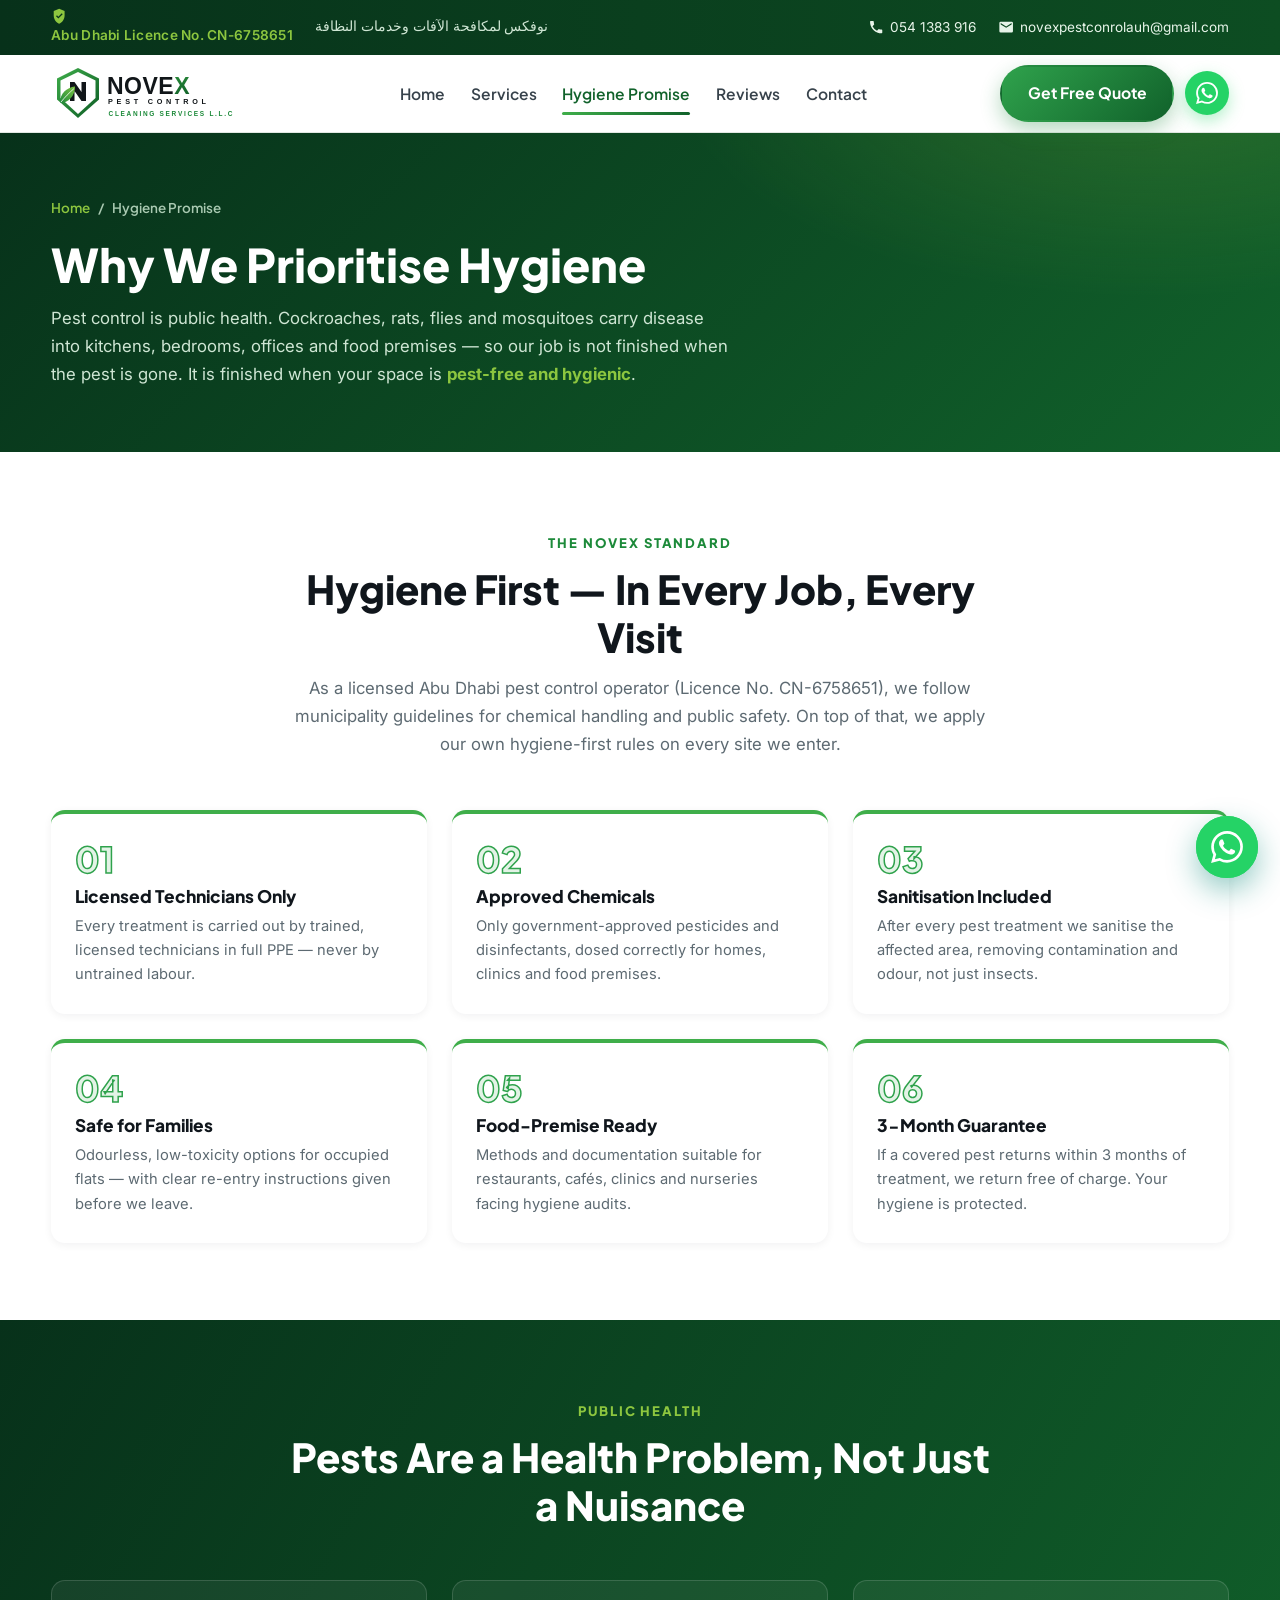
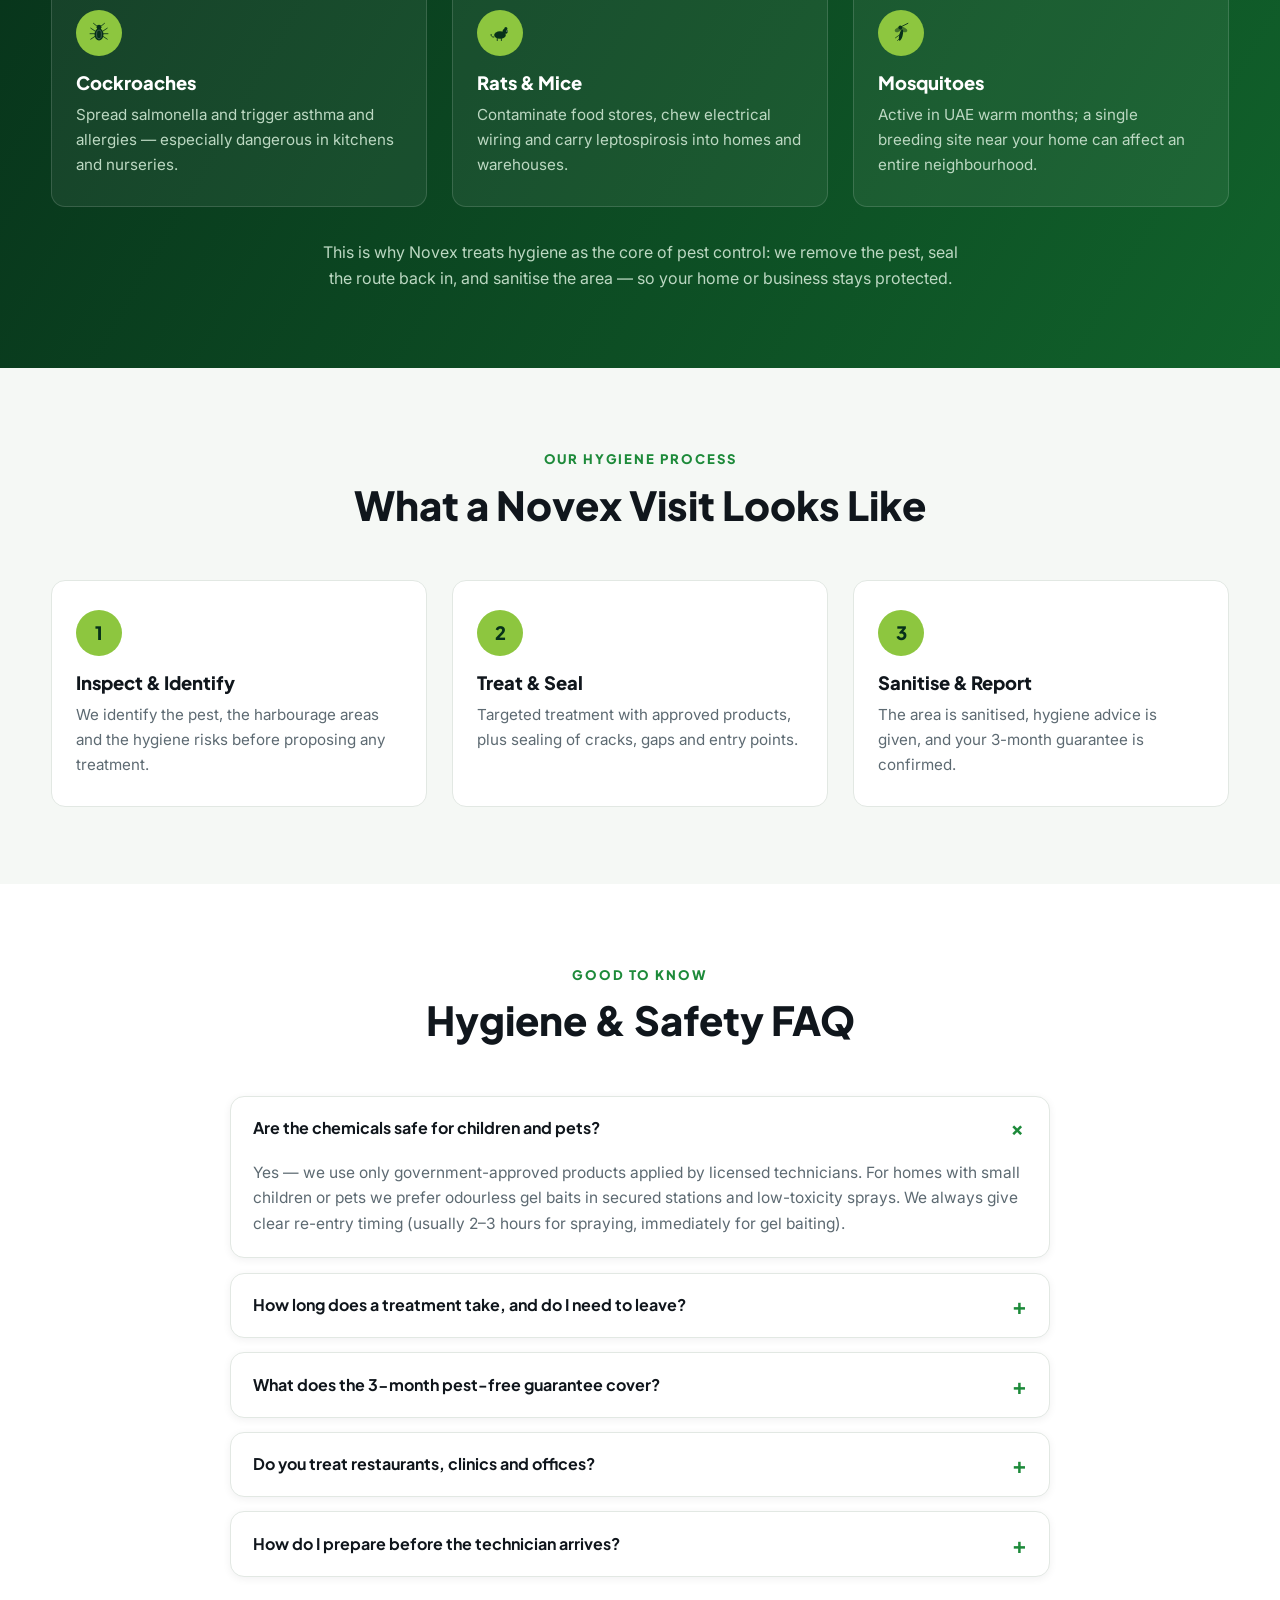
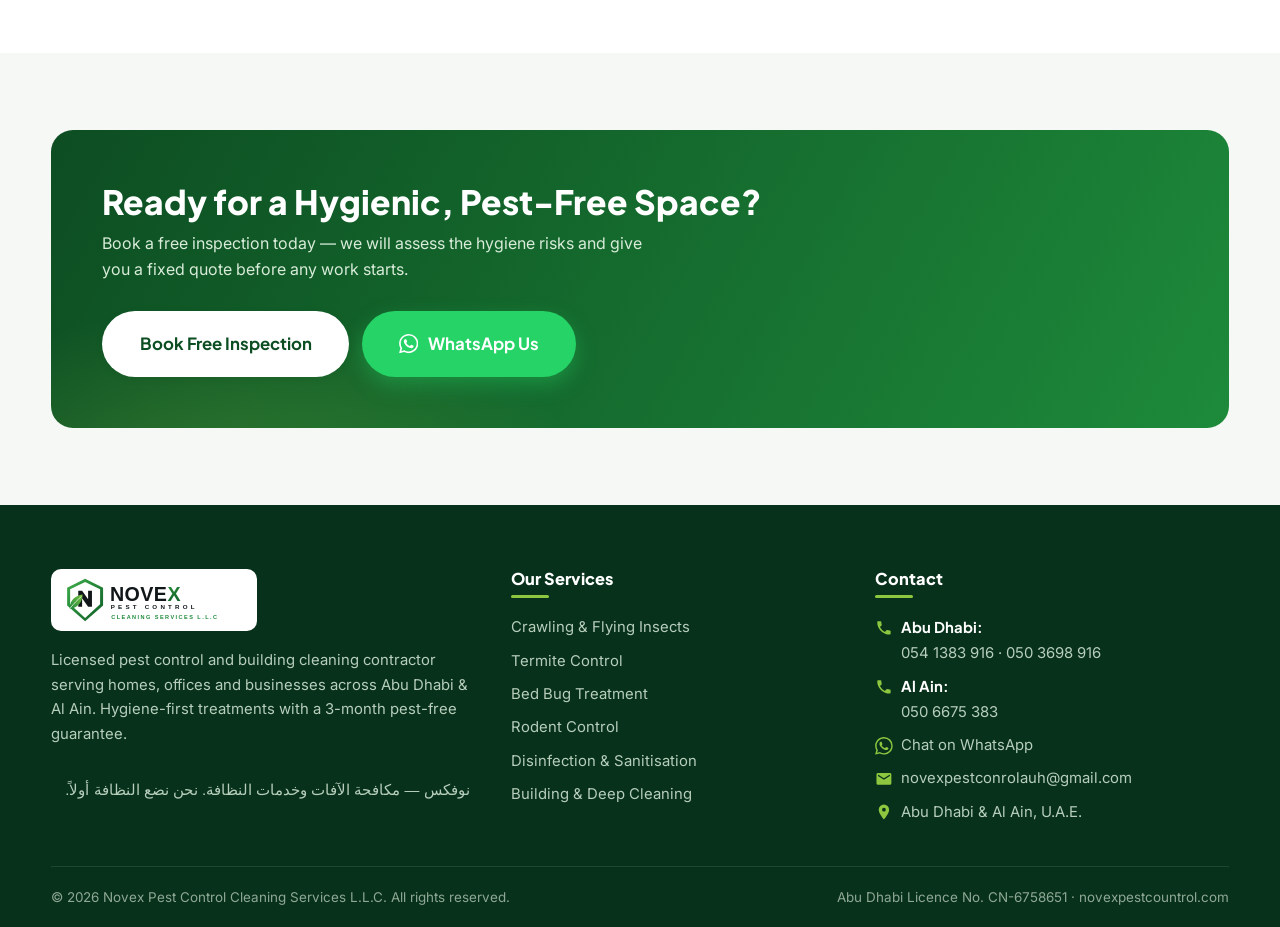
<file: site/hygiene.html>
<!DOCTYPE html>
<html lang="en">
<head>
  <meta charset="UTF-8">
  <meta name="viewport" content="width=device-width, initial-scale=1.0">
  <title>Our Hygiene Promise | Novex Pest Control &amp; Cleaning Services L.L.C</title>
  <meta name="description" content="Why hygiene is Novex Pest Control's core priority: licensed technicians, approved chemicals, sanitisation included with every treatment, and a 3-month pest-free guarantee.">
  <link rel="icon" type="image/svg+xml" href="assets/favicon.svg">
  <link rel="preconnect" href="https://fonts.googleapis.com">
  <link rel="preconnect" href="https://fonts.gstatic.com" crossorigin>
  <link href="https://fonts.googleapis.com/css2?family=Inter:wght@400;500;600&family=Plus+Jakarta+Sans:wght@600;700;800&display=swap" rel="stylesheet">
  <link rel="stylesheet" href="css/style.css">
</head>
<body>

  <!-- ================= TOP BAR ================= -->
  <div class="topbar">
    <div class="container">
      <div class="topbar-left">
        <span class="lic"><svg class="icon" aria-hidden="true"><use href="assets/icons.svg#ui-shield"></use></svg> Abu Dhabi Licence No. CN-6758651</span>
        <span class="arabic" lang="ar">نوفكس لمكافحة الآفات وخدمات النظافة</span>
      </div>
      <div class="topbar-right">
        <a href="tel:+971541383916"><svg class="icon" aria-hidden="true"><use href="assets/icons.svg#ui-phone"></use></svg> 054 1383 916</a>
        <a href="mailto:novexpestconrolauh@gmail.com"><svg class="icon" aria-hidden="true"><use href="assets/icons.svg#ui-mail"></use></svg> novexpestconrolauh@gmail.com</a>
      </div>
    </div>
  </div>

  <!-- ================= HEADER ================= -->
  <header class="site-header">
    <div class="container nav-wrap">
      <a class="brand" href="index.html" aria-label="Novex Pest Control home">
        <img src="assets/logo.svg" alt="Novex Pest Control Cleaning Services L.L.C">
      </a>
      <nav class="main-nav" aria-label="Main navigation">
        <a class="nav-link" href="index.html">Home</a>
        <a class="nav-link" href="services.html">Services</a>
        <a class="nav-link active" href="hygiene.html">Hygiene Promise</a>
        <a class="nav-link" href="reviews.html">Reviews</a>
        <a class="nav-link" href="contact.html">Contact</a>
      </nav>
      <div class="nav-actions">
        <a class="btn btn-primary" href="contact.html">Get Free Quote</a>
        <a class="nav-wa" href="#" data-wa="Hello Novex Pest Control, I need a quote." aria-label="Chat on WhatsApp">
          <svg class="icon" aria-hidden="true"><use href="assets/icons.svg#ui-whatsapp"></use></svg>
        </a>
        <button class="nav-toggle" aria-label="Open menu" aria-expanded="false">
          <svg class="icon" aria-hidden="true"><use href="assets/icons.svg#ui-menu"></use></svg>
        </button>
      </div>
    </div>
  </header>

  <main>
    <!-- ================= PAGE HERO ================= -->
    <section class="page-hero">
      <div class="container">
        <div class="breadcrumb"><a href="index.html">Home</a> <span>/</span> <span>Hygiene Promise</span></div>
        <h1>Why We Prioritise Hygiene</h1>
        <p>
          Pest control is public health. Cockroaches, rats, flies and mosquitoes carry disease into kitchens,
          bedrooms, offices and food premises — so our job is not finished when the pest is gone.
          It is finished when your space is <strong style="color:var(--lime);">pest-free and hygienic</strong>.
        </p>
      </div>
    </section>

    <!-- ================= HYGIENE STATEMENT ================= -->
    <section class="section">
      <div class="container">
        <div class="section-head">
          <span class="kicker">The Novex Standard</span>
          <h2>Hygiene First — In Every Job, Every Visit</h2>
          <p>
            As a licensed Abu Dhabi pest control operator (Licence No. CN-6758651), we follow municipality
            guidelines for chemical handling and public safety. On top of that, we apply our own hygiene-first
            rules on every site we enter.
          </p>
        </div>
        <div class="grid-3">
          <div class="pillar reveal">
            <div class="num">01</div>
            <h3>Licensed Technicians Only</h3>
            <p>Every treatment is carried out by trained, licensed technicians in full PPE — never by untrained labour.</p>
          </div>
          <div class="pillar reveal">
            <div class="num">02</div>
            <h3>Approved Chemicals</h3>
            <p>Only government-approved pesticides and disinfectants, dosed correctly for homes, clinics and food premises.</p>
          </div>
          <div class="pillar reveal">
            <div class="num">03</div>
            <h3>Sanitisation Included</h3>
            <p>After every pest treatment we sanitise the affected area, removing contamination and odour, not just insects.</p>
          </div>
          <div class="pillar reveal">
            <div class="num">04</div>
            <h3>Safe for Families</h3>
            <p>Odourless, low-toxicity options for occupied flats — with clear re-entry instructions given before we leave.</p>
          </div>
          <div class="pillar reveal">
            <div class="num">05</div>
            <h3>Food-Premise Ready</h3>
            <p>Methods and documentation suitable for restaurants, cafés, clinics and nurseries facing hygiene audits.</p>
          </div>
          <div class="pillar reveal">
            <div class="num">06</div>
            <h3>3-Month Guarantee</h3>
            <p>If a covered pest returns within 3 months of treatment, we return free of charge. Your hygiene is protected.</p>
          </div>
        </div>
      </div>
    </section>

    <!-- ================= WHY IT MATTERS ================= -->
    <section class="section section-dark">
      <div class="container">
        <div class="section-head">
          <span class="kicker" style="color:var(--lime);">Public Health</span>
          <h2>Pests Are a Health Problem, Not Just a Nuisance</h2>
        </div>
        <div class="grid-3">
          <div class="step reveal">
            <div class="step-no"><svg class="icon" aria-hidden="true" style="width:22px;height:22px;"><use href="assets/icons.svg#pest-cockroach"></use></svg></div>
            <h3>Cockroaches</h3>
            <p>Spread salmonella and trigger asthma and allergies — especially dangerous in kitchens and nurseries.</p>
          </div>
          <div class="step reveal">
            <div class="step-no"><svg class="icon" aria-hidden="true" style="width:22px;height:22px;"><use href="assets/icons.svg#pest-rat"></use></svg></div>
            <h3>Rats &amp; Mice</h3>
            <p>Contaminate food stores, chew electrical wiring and carry leptospirosis into homes and warehouses.</p>
          </div>
          <div class="step reveal">
            <div class="step-no"><svg class="icon" aria-hidden="true" style="width:22px;height:22px;"><use href="assets/icons.svg#pest-mosquito"></use></svg></div>
            <h3>Mosquitoes</h3>
            <p>Active in UAE warm months; a single breeding site near your home can affect an entire neighbourhood.</p>
          </div>
        </div>
        <p class="text-center mt-2" style="color:#bcd8c2; max-width:66ch; margin-inline:auto;">
          This is why Novex treats hygiene as the core of pest control: we remove the pest, seal the route back in,
          and sanitise the area — so your home or business stays protected.
        </p>
      </div>
    </section>

    <!-- ================= PROCESS ================= -->
    <section class="section section-alt">
      <div class="container">
        <div class="section-head">
          <span class="kicker">Our Hygiene Process</span>
          <h2>What a Novex Visit Looks Like</h2>
        </div>
        <div class="steps" style="color:var(--ink-soft);">
          <div class="step reveal" style="background:var(--white); border:1px solid var(--line);">
            <div class="step-no">1</div>
            <h3 style="color:var(--ink);">Inspect &amp; Identify</h3>
            <p style="color:var(--muted);">We identify the pest, the harbourage areas and the hygiene risks before proposing any treatment.</p>
          </div>
          <div class="step reveal" style="background:var(--white); border:1px solid var(--line);">
            <div class="step-no">2</div>
            <h3 style="color:var(--ink);">Treat &amp; Seal</h3>
            <p style="color:var(--muted);">Targeted treatment with approved products, plus sealing of cracks, gaps and entry points.</p>
          </div>
          <div class="step reveal" style="background:var(--white); border:1px solid var(--line);">
            <div class="step-no">3</div>
            <h3 style="color:var(--ink);">Sanitise &amp; Report</h3>
            <p style="color:var(--muted);">The area is sanitised, hygiene advice is given, and your 3-month guarantee is confirmed.</p>
          </div>
        </div>
      </div>
    </section>

    <!-- ================= FAQ ================= -->
    <section class="section">
      <div class="container">
        <div class="section-head">
          <span class="kicker">Good to Know</span>
          <h2>Hygiene &amp; Safety FAQ</h2>
        </div>
        <div class="faq">
          <details open>
            <summary>Are the chemicals safe for children and pets?</summary>
            <div class="faq-body">
              Yes — we use only government-approved products applied by licensed technicians. For homes with small children
              or pets we prefer odourless gel baits in secured stations and low-toxicity sprays. We always give clear
              re-entry timing (usually 2–3 hours for spraying, immediately for gel baiting).
            </div>
          </details>
          <details>
            <summary>How long does a treatment take, and do I need to leave?</summary>
            <div class="faq-body">
              Most flat treatments take 45–90 minutes. For residual spraying we ask you to vacate during treatment and
              ventilate for about 2 hours afterwards. Odourless gel baiting for cockroaches does not require you to leave.
            </div>
          </details>
          <details>
            <summary>What does the 3-month pest-free guarantee cover?</summary>
            <div class="faq-body">
              If any covered crawling or flying insect returns within 3 months of the treatment, we return and re-treat
              the same area free of charge. Simply message us on WhatsApp with your reference number.
            </div>
          </details>
          <details>
            <summary>Do you treat restaurants, clinics and offices?</summary>
            <div class="faq-body">
              Yes. We work with food premises, clinics, salons and offices, using methods suitable for hygiene audits,
              and can schedule treatments after working hours to avoid disrupting your business.
            </div>
          </details>
          <details>
            <summary>How do I prepare before the technician arrives?</summary>
            <div class="faq-body">
              Clear food from counters, cover or remove fish tanks, and move items away from walls where possible.
              For bed bugs, wash bedding at 60°C and vacuum the mattress. Your technician will send a preparation
              checklist on WhatsApp after booking.
            </div>
          </details>
        </div>
      </div>
    </section>

    <!-- ================= CTA ================= -->
    <section class="section section-alt">
      <div class="container">
        <div class="cta-band reveal">
          <div>
            <h2>Ready for a Hygienic, Pest-Free Space?</h2>
            <p>Book a free inspection today — we will assess the hygiene risks and give you a fixed quote before any work starts.</p>
          </div>
          <div class="cta-actions">
            <a class="btn btn-light btn-lg" href="contact.html">Book Free Inspection</a>
            <a class="btn btn-wa btn-lg" href="#" data-wa="Hello Novex, I'd like to book a hygiene inspection.">
              <svg class="icon" aria-hidden="true"><use href="assets/icons.svg#ui-whatsapp"></use></svg>
              WhatsApp Us
            </a>
          </div>
        </div>
      </div>
    </section>
  </main>

  <!-- ================= FOOTER ================= -->
  <footer class="site-footer">
    <div class="container">
      <div class="footer-grid">
        <div class="brand-block">
          <img src="assets/logo.svg" alt="Novex Pest Control Cleaning Services L.L.C">
          <p>
            Licensed pest control and building cleaning contractor serving homes, offices and businesses
            across Abu Dhabi &amp; Al Ain. Hygiene-first treatments with a 3-month pest-free guarantee.
          </p>
          <p class="arabic mt-2" lang="ar">نوفكس — مكافحة الآفات وخدمات النظافة. نحن نضع النظافة أولاً.</p>
        </div>
        <div>
          <h4>Our Services</h4>
          <ul>
            <li><a href="services.html#insects">Crawling &amp; Flying Insects</a></li>
            <li><a href="services.html#termites">Termite Control</a></li>
            <li><a href="services.html#bedbugs">Bed Bug Treatment</a></li>
            <li><a href="services.html#rodents">Rodent Control</a></li>
            <li><a href="services.html#disinfection">Disinfection &amp; Sanitisation</a></li>
            <li><a href="services.html#cleaning">Building &amp; Deep Cleaning</a></li>
          </ul>
        </div>
        <div>
          <h4>Contact</h4>
          <ul class="footer-contact">
            <li><svg class="icon" aria-hidden="true"><use href="assets/icons.svg#ui-phone"></use></svg>
              <span><strong>Abu Dhabi:</strong><br>054 1383 916 · 050 3698 916</span></li>
            <li><svg class="icon" aria-hidden="true"><use href="assets/icons.svg#ui-phone"></use></svg>
              <span><strong>Al Ain:</strong><br>050 6675 383</span></li>
            <li><svg class="icon" aria-hidden="true"><use href="assets/icons.svg#ui-whatsapp"></use></svg>
              <a href="#" data-wa="Hello Novex Pest Control!">Chat on WhatsApp</a></li>
            <li><svg class="icon" aria-hidden="true"><use href="assets/icons.svg#ui-mail"></use></svg>
              <a href="mailto:novexpestconrolauh@gmail.com">novexpestconrolauh@gmail.com</a></li>
            <li><svg class="icon" aria-hidden="true"><use href="assets/icons.svg#ui-pin"></use></svg>
              <span>Abu Dhabi &amp; Al Ain, U.A.E.</span></li>
          </ul>
        </div>
      </div>
      <div class="footer-note">
        <span>© <span data-year>2026</span> Novex Pest Control Cleaning Services L.L.C. All rights reserved.</span>
        <span>Abu Dhabi Licence No. CN-6758651 · novexpestcountrol.com</span>
      </div>
    </div>
  </footer>

  <a class="wa-float" href="#" data-wa="Hello Novex Pest Control, I need help with pest control." aria-label="WhatsApp us now">
    <span class="wa-tip">Chat with us on WhatsApp</span>
    <svg class="icon" aria-hidden="true"><use href="assets/icons.svg#ui-whatsapp"></use></svg>
  </a>

  <script src="js/main.js"></script>
</body>
</html>
</file>
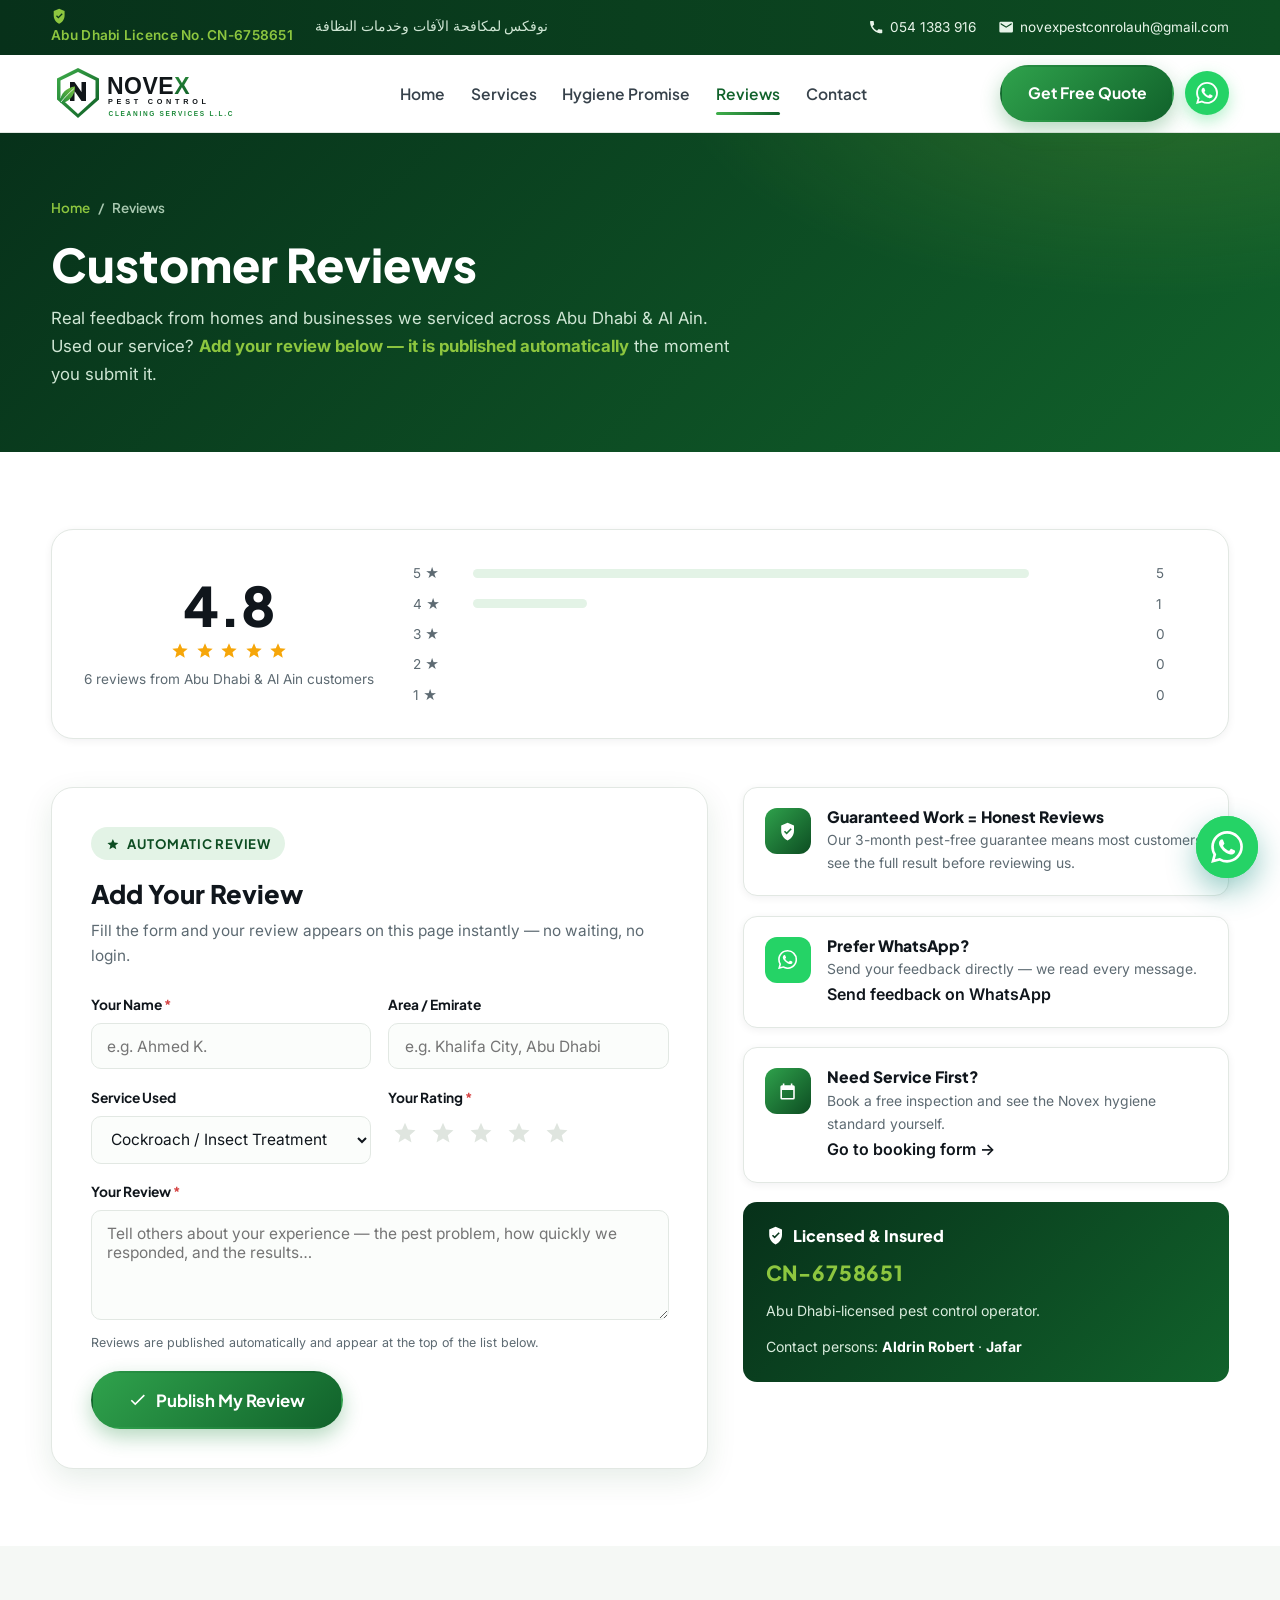
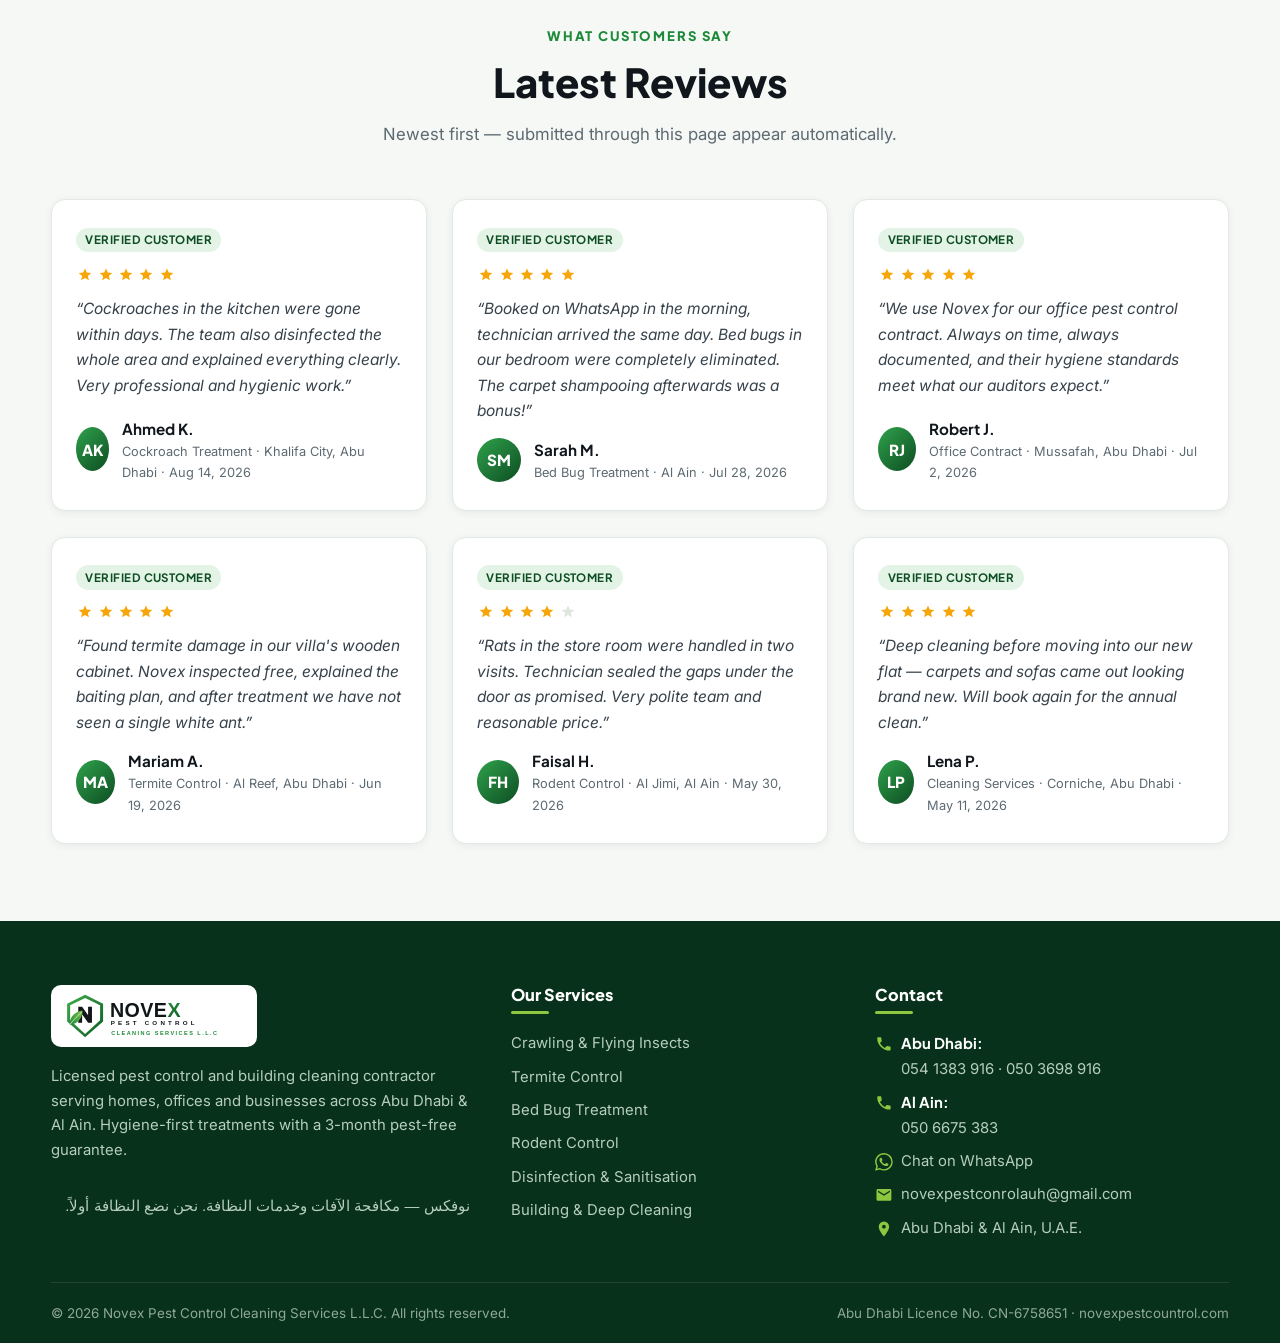
<file: site/reviews.html>
<!DOCTYPE html>
<html lang="en">
<head>
  <meta charset="UTF-8">
  <meta name="viewport" content="width=device-width, initial-scale=1.0">
  <title>Customer Reviews | Novex Pest Control &amp; Cleaning Services L.L.C</title>
  <meta name="description" content="Read customer reviews of Novex Pest Control in Abu Dhabi &amp; Al Ain — and add your own. Published automatically after you submit.">
  <link rel="icon" type="image/svg+xml" href="assets/favicon.svg">
  <link rel="preconnect" href="https://fonts.googleapis.com">
  <link rel="preconnect" href="https://fonts.gstatic.com" crossorigin>
  <link href="https://fonts.googleapis.com/css2?family=Inter:wght@400;500;600&family=Plus+Jakarta+Sans:wght@600;700;800&display=swap" rel="stylesheet">
  <link rel="stylesheet" href="css/style.css">
</head>
<body>

  <!-- ================= TOP BAR ================= -->
  <div class="topbar">
    <div class="container">
      <div class="topbar-left">
        <span class="lic"><svg class="icon" aria-hidden="true"><use href="assets/icons.svg#ui-shield"></use></svg> Abu Dhabi Licence No. CN-6758651</span>
        <span class="arabic" lang="ar">نوفكس لمكافحة الآفات وخدمات النظافة</span>
      </div>
      <div class="topbar-right">
        <a href="tel:+971541383916"><svg class="icon" aria-hidden="true"><use href="assets/icons.svg#ui-phone"></use></svg> 054 1383 916</a>
        <a href="mailto:novexpestconrolauh@gmail.com"><svg class="icon" aria-hidden="true"><use href="assets/icons.svg#ui-mail"></use></svg> novexpestconrolauh@gmail.com</a>
      </div>
    </div>
  </div>

  <!-- ================= HEADER ================= -->
  <header class="site-header">
    <div class="container nav-wrap">
      <a class="brand" href="index.html" aria-label="Novex Pest Control home">
        <img src="assets/logo.svg" alt="Novex Pest Control Cleaning Services L.L.C">
      </a>
      <nav class="main-nav" aria-label="Main navigation">
        <a class="nav-link" href="index.html">Home</a>
        <a class="nav-link" href="services.html">Services</a>
        <a class="nav-link" href="hygiene.html">Hygiene Promise</a>
        <a class="nav-link active" href="reviews.html">Reviews</a>
        <a class="nav-link" href="contact.html">Contact</a>
      </nav>
      <div class="nav-actions">
        <a class="btn btn-primary" href="contact.html">Get Free Quote</a>
        <a class="nav-wa" href="#" data-wa="Hello Novex Pest Control, I need a quote." aria-label="Chat on WhatsApp">
          <svg class="icon" aria-hidden="true"><use href="assets/icons.svg#ui-whatsapp"></use></svg>
        </a>
        <button class="nav-toggle" aria-label="Open menu" aria-expanded="false">
          <svg class="icon" aria-hidden="true"><use href="assets/icons.svg#ui-menu"></use></svg>
        </button>
      </div>
    </div>
  </header>

  <main>
    <!-- ================= PAGE HERO ================= -->
    <section class="page-hero">
      <div class="container">
        <div class="breadcrumb"><a href="index.html">Home</a> <span>/</span> <span>Reviews</span></div>
        <h1>Customer Reviews</h1>
        <p>
          Real feedback from homes and businesses we serviced across Abu Dhabi &amp; Al Ain.
          Used our service? <strong style="color:var(--lime);">Add your review below — it is published automatically</strong> the moment you submit it.
        </p>
      </div>
    </section>

    <!-- ================= RATING SUMMARY ================= -->
    <section class="section" style="padding-bottom:1.5rem;">
      <div class="container">
        <div class="rating-summary reveal">
          <div class="rating-big">
            <div class="score" id="rating-score">—</div>
            <div class="stars" aria-hidden="true">
              <svg class="icon"><use href="assets/icons.svg#ui-star"></use></svg>
              <svg class="icon"><use href="assets/icons.svg#ui-star"></use></svg>
              <svg class="icon"><use href="assets/icons.svg#ui-star"></use></svg>
              <svg class="icon"><use href="assets/icons.svg#ui-star"></use></svg>
              <svg class="icon"><use href="assets/icons.svg#ui-star"></use></svg>
            </div>
            <div class="count" id="rating-count">Loading reviews…</div>
          </div>
          <div class="rating-bars">
            <div class="row"><span>5 ★</span><div class="bar" data-star="5"><i style="width:0%"></i></div><span data-count="5">0</span></div>
            <div class="row"><span>4 ★</span><div class="bar" data-star="4"><i style="width:0%"></i></div><span data-count="4">0</span></div>
            <div class="row"><span>3 ★</span><div class="bar" data-star="3"><i style="width:0%"></i></div><span data-count="3">0</span></div>
            <div class="row"><span>2 ★</span><div class="bar" data-star="2"><i style="width:0%"></i></div><span data-count="2">0</span></div>
            <div class="row"><span>1 ★</span><div class="bar" data-star="1"><i style="width:0%"></i></div><span data-count="1">0</span></div>
          </div>
        </div>
      </div>
    </section>

    <!-- ================= REVIEW FORM (auto-publish) ================= -->
    <section class="section" style="padding-top:1.5rem;">
      <div class="container contact-layout">
        <!-- Form -->
        <div class="form-card reveal" id="review-card">
          <span class="eyebrow"><svg class="icon" aria-hidden="true"><use href="assets/icons.svg#ui-star"></use></svg> Automatic Review</span>
          <h2 style="font-size:1.6rem; margin-bottom:0.5rem;">Add Your Review</h2>
          <p style="color:var(--muted); margin-bottom:1.6rem; font-size:0.96rem;">
            Fill the form and your review appears on this page instantly — no waiting, no login.
          </p>
          <form id="review-form" novalidate>
            <div class="form-grid">
              <div class="field">
                <label for="rv-name">Your Name <span class="req">*</span></label>
                <input id="rv-name" name="name" type="text" required placeholder="e.g. Ahmed K." autocomplete="name">
              </div>
              <div class="field">
                <label for="rv-area">Area / Emirate</label>
                <input id="rv-area" name="area" type="text" placeholder="e.g. Khalifa City, Abu Dhabi">
              </div>
              <div class="field">
                <label for="rv-service">Service Used</label>
                <select id="rv-service" name="service">
                  <option value="Cockroach Treatment">Cockroach / Insect Treatment</option>
                  <option value="Bed Bug Treatment">Bed Bug Treatment</option>
                  <option value="Termite Control">Termite Control</option>
                  <option value="Rodent Control">Rodent Control</option>
                  <option value="Disinfection">Disinfection &amp; Sanitisation</option>
                  <option value="Cleaning Services">Cleaning Services</option>
                  <option value="Other">Other</option>
                </select>
              </div>
              <div class="field">
                <label>Your Rating <span class="req">*</span></label>
                <input type="hidden" id="review-rating" name="rating" value="">
                <div class="star-input" id="star-input" role="group" aria-label="Star rating">
                  <button type="button" data-v="1" aria-label="1 star"><svg class="icon"><use href="assets/icons.svg#ui-star"></use></svg></button>
                  <button type="button" data-v="2" aria-label="2 stars"><svg class="icon"><use href="assets/icons.svg#ui-star"></use></svg></button>
                  <button type="button" data-v="3" aria-label="3 stars"><svg class="icon"><use href="assets/icons.svg#ui-star"></use></svg></button>
                  <button type="button" data-v="4" aria-label="4 stars"><svg class="icon"><use href="assets/icons.svg#ui-star"></use></svg></button>
                  <button type="button" data-v="5" aria-label="5 stars"><svg class="icon"><use href="assets/icons.svg#ui-star"></use></svg></button>
                </div>
              </div>
              <div class="field full">
                <label for="rv-text">Your Review <span class="req">*</span></label>
                <textarea id="rv-text" name="text" required placeholder="Tell others about your experience — the pest problem, how quickly we responded, and the results…"></textarea>
                <p class="hint">Reviews are published automatically and appear at the top of the list below.</p>
              </div>
              <div class="field full">
                <button class="btn btn-primary btn-lg" type="submit">
                  <svg class="icon" aria-hidden="true"><use href="assets/icons.svg#ui-check"></use></svg>
                  Publish My Review
                </button>
              </div>
            </div>
          </form>
        </div>

        <!-- Side info -->
        <div class="contact-side">
          <div class="contact-tile reveal">
            <div class="tile-ic"><svg class="icon" aria-hidden="true"><use href="assets/icons.svg#ui-shield"></use></svg></div>
            <div>
              <h4>Guaranteed Work = Honest Reviews</h4>
              <p>Our 3-month pest-free guarantee means most customers see the full result before reviewing us.</p>
            </div>
          </div>
          <div class="contact-tile reveal">
            <div class="tile-ic wa"><svg class="icon" aria-hidden="true"><use href="assets/icons.svg#ui-whatsapp"></use></svg></div>
            <div>
              <h4>Prefer WhatsApp?</h4>
              <p>Send your feedback directly — we read every message.</p>
              <a href="#" data-wa="Hello Novex, I'd like to share feedback about your service.">Send feedback on WhatsApp</a>
            </div>
          </div>
          <div class="contact-tile reveal">
            <div class="tile-ic"><svg class="icon" aria-hidden="true"><use href="assets/icons.svg#ui-calendar"></use></svg></div>
            <div>
              <h4>Need Service First?</h4>
              <p>Book a free inspection and see the Novex hygiene standard yourself.</p>
              <a href="contact.html">Go to booking form →</a>
            </div>
          </div>
          <div class="licence-box reveal">
            <h4><svg class="icon" aria-hidden="true"><use href="assets/icons.svg#ui-shield"></use></svg> Licensed &amp; Insured</h4>
            <div class="lic-no">CN-6758651</div>
            <p>Abu Dhabi-licensed pest control operator.</p>
            <div class="persons">Contact persons: <strong>Aldrin Robert</strong> · <strong>Jafar</strong></div>
          </div>
        </div>
      </div>
    </section>

    <!-- ================= REVIEWS LIST ================= -->
    <section class="section section-alt">
      <div class="container">
        <div class="section-head">
          <span class="kicker">What Customers Say</span>
          <h2>Latest Reviews</h2>
          <p>Newest first — submitted through this page appear automatically.</p>
        </div>
        <p id="reviews-empty" class="text-center" style="color:var(--muted); display:none;">No reviews yet — be the first to add one above!</p>
        <div class="grid-3" id="reviews-list"></div>
      </div>
    </section>
  </main>

  <!-- ================= FOOTER ================= -->
  <footer class="site-footer">
    <div class="container">
      <div class="footer-grid">
        <div class="brand-block">
          <img src="assets/logo.svg" alt="Novex Pest Control Cleaning Services L.L.C">
          <p>
            Licensed pest control and building cleaning contractor serving homes, offices and businesses
            across Abu Dhabi &amp; Al Ain. Hygiene-first treatments with a 3-month pest-free guarantee.
          </p>
          <p class="arabic mt-2" lang="ar">نوفكس — مكافحة الآفات وخدمات النظافة. نحن نضع النظافة أولاً.</p>
        </div>
        <div>
          <h4>Our Services</h4>
          <ul>
            <li><a href="services.html#insects">Crawling &amp; Flying Insects</a></li>
            <li><a href="services.html#termites">Termite Control</a></li>
            <li><a href="services.html#bedbugs">Bed Bug Treatment</a></li>
            <li><a href="services.html#rodents">Rodent Control</a></li>
            <li><a href="services.html#disinfection">Disinfection &amp; Sanitisation</a></li>
            <li><a href="services.html#cleaning">Building &amp; Deep Cleaning</a></li>
          </ul>
        </div>
        <div>
          <h4>Contact</h4>
          <ul class="footer-contact">
            <li><svg class="icon" aria-hidden="true"><use href="assets/icons.svg#ui-phone"></use></svg>
              <span><strong>Abu Dhabi:</strong><br>054 1383 916 · 050 3698 916</span></li>
            <li><svg class="icon" aria-hidden="true"><use href="assets/icons.svg#ui-phone"></use></svg>
              <span><strong>Al Ain:</strong><br>050 6675 383</span></li>
            <li><svg class="icon" aria-hidden="true"><use href="assets/icons.svg#ui-whatsapp"></use></svg>
              <a href="#" data-wa="Hello Novex Pest Control!">Chat on WhatsApp</a></li>
            <li><svg class="icon" aria-hidden="true"><use href="assets/icons.svg#ui-mail"></use></svg>
              <a href="mailto:novexpestconrolauh@gmail.com">novexpestconrolauh@gmail.com</a></li>
            <li><svg class="icon" aria-hidden="true"><use href="assets/icons.svg#ui-pin"></use></svg>
              <span>Abu Dhabi &amp; Al Ain, U.A.E.</span></li>
          </ul>
        </div>
      </div>
      <div class="footer-note">
        <span>© <span data-year>2026</span> Novex Pest Control Cleaning Services L.L.C. All rights reserved.</span>
        <span>Abu Dhabi Licence No. CN-6758651 · novexpestcountrol.com</span>
      </div>
    </div>
  </footer>

  <a class="wa-float" href="#" data-wa="Hello Novex Pest Control, I need help with pest control." aria-label="WhatsApp us now">
    <span class="wa-tip">Chat with us on WhatsApp</span>
    <svg class="icon" aria-hidden="true"><use href="assets/icons.svg#ui-whatsapp"></use></svg>
  </a>

  <!-- Seed reviews (displayed until visitors add their own) -->
  <script>
    window.NOVEX_SEED_REVIEWS = [
      { name: "Ahmed K.", area: "Khalifa City, Abu Dhabi", service: "Cockroach Treatment", rating: 5,
        text: "Cockroaches in the kitchen were gone within days. The team also disinfected the whole area and explained everything clearly. Very professional and hygienic work.",
        date: "2026-08-14T09:30:00.000Z" },
      { name: "Sarah M.", area: "Al Ain", service: "Bed Bug Treatment", rating: 5,
        text: "Booked on WhatsApp in the morning, technician arrived the same day. Bed bugs in our bedroom were completely eliminated. The carpet shampooing afterwards was a bonus!",
        date: "2026-07-28T17:05:00.000Z" },
      { name: "Robert J.", area: "Mussafah, Abu Dhabi", service: "Office Contract", rating: 5,
        text: "We use Novex for our office pest control contract. Always on time, always documented, and their hygiene standards meet what our auditors expect.",
        date: "2026-07-02T11:20:00.000Z" },
      { name: "Mariam A.", area: "Al Reef, Abu Dhabi", service: "Termite Control", rating: 5,
        text: "Found termite damage in our villa's wooden cabinet. Novex inspected free, explained the baiting plan, and after treatment we have not seen a single white ant.",
        date: "2026-06-19T14:45:00.000Z" },
      { name: "Faisal H.", area: "Al Jimi, Al Ain", service: "Rodent Control", rating: 4,
        text: "Rats in the store room were handled in two visits. Technician sealed the gaps under the door as promised. Very polite team and reasonable price.",
        date: "2026-05-30T10:10:00.000Z" },
      { name: "Lena P.", area: "Corniche, Abu Dhabi", service: "Cleaning Services", rating: 5,
        text: "Deep cleaning before moving into our new flat — carpets and sofas came out looking brand new. Will book again for the annual clean.",
        date: "2026-05-11T16:00:00.000Z" }
    ];
  </script>
  <script src="js/main.js"></script>
</body>
</html>
</file>
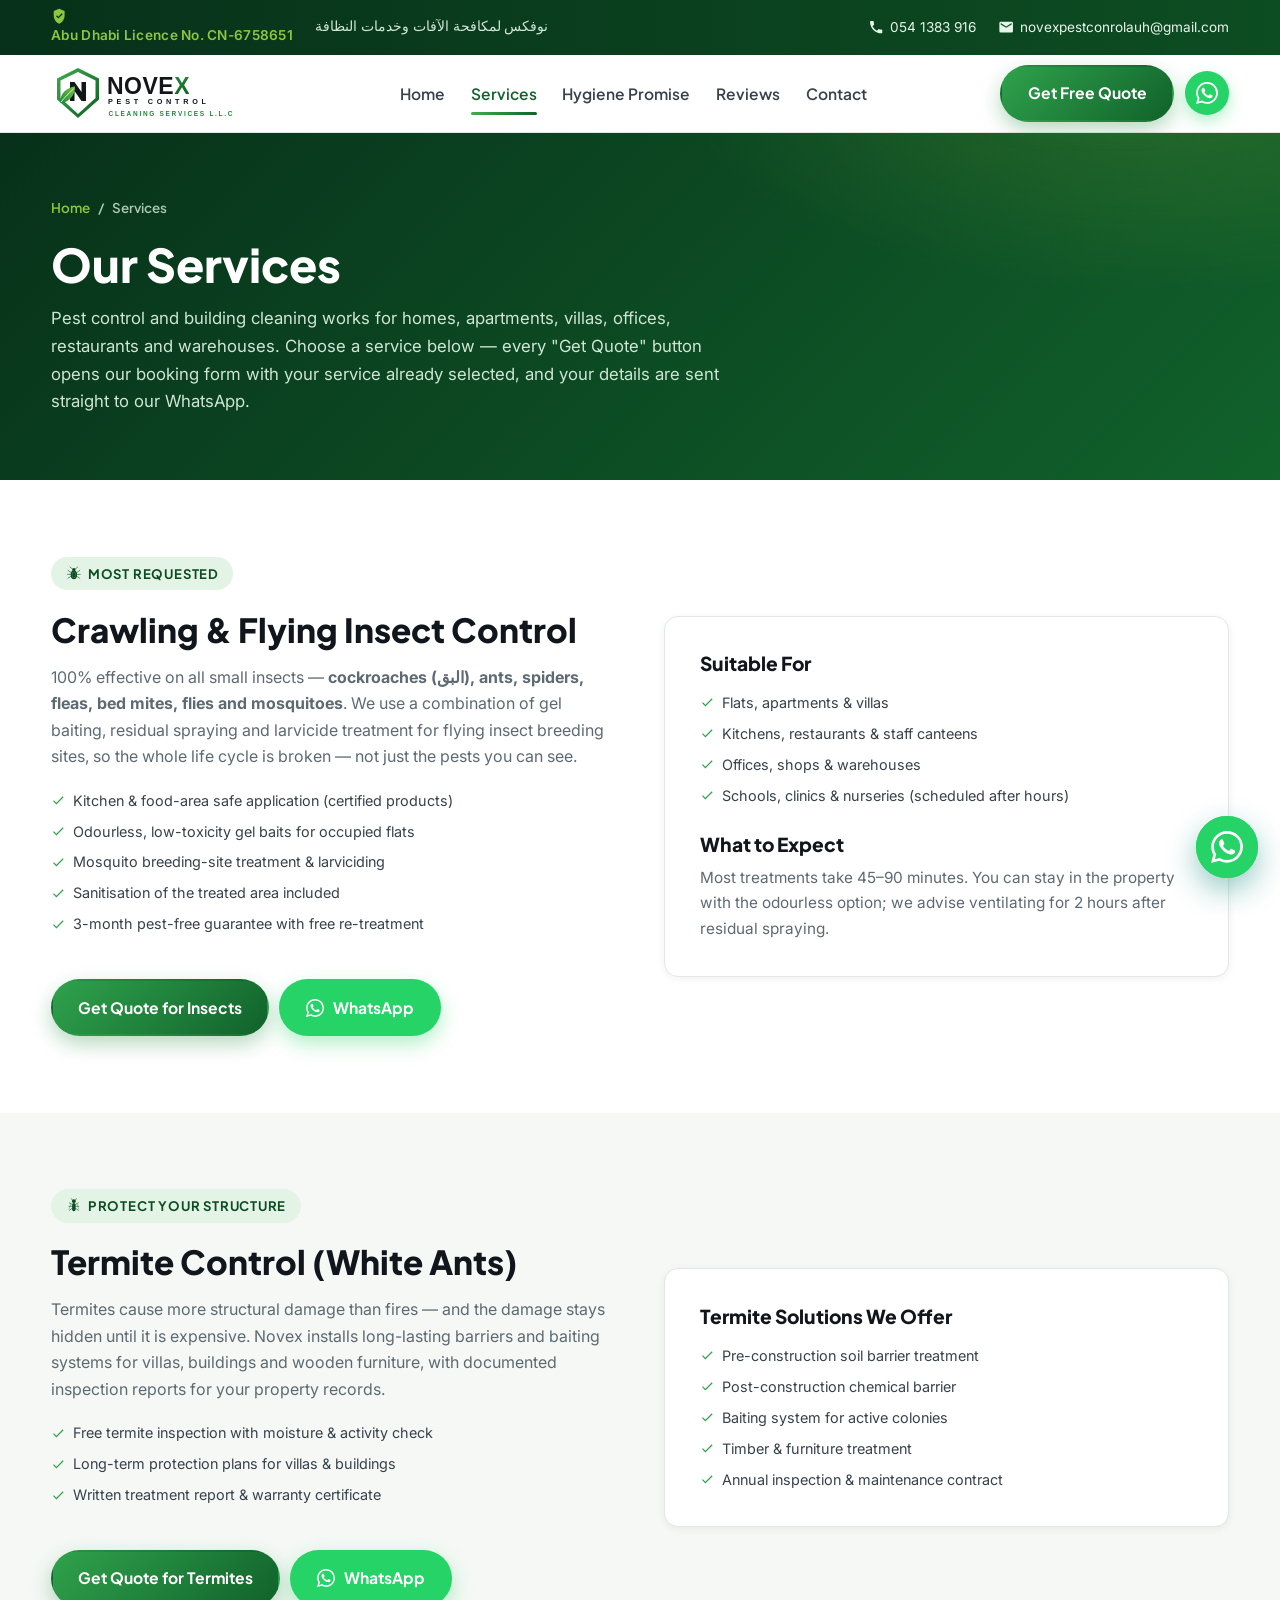
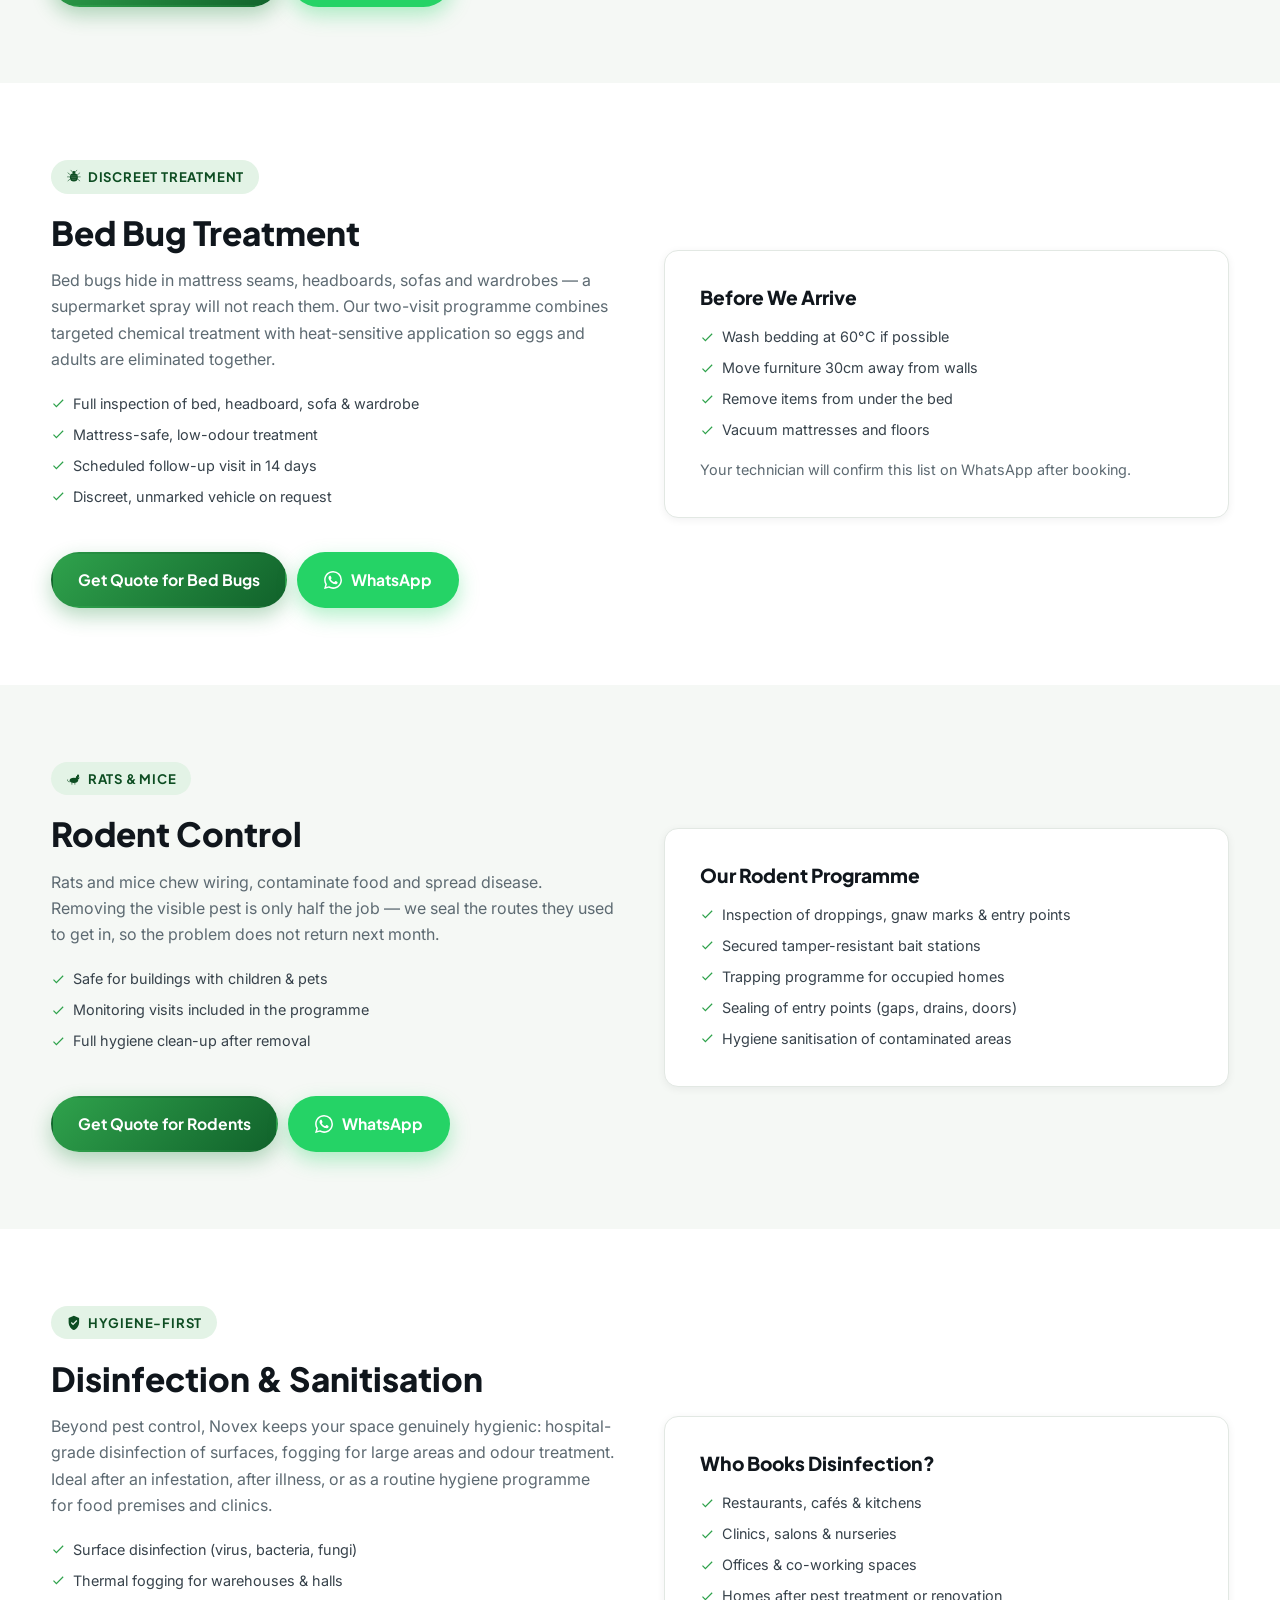
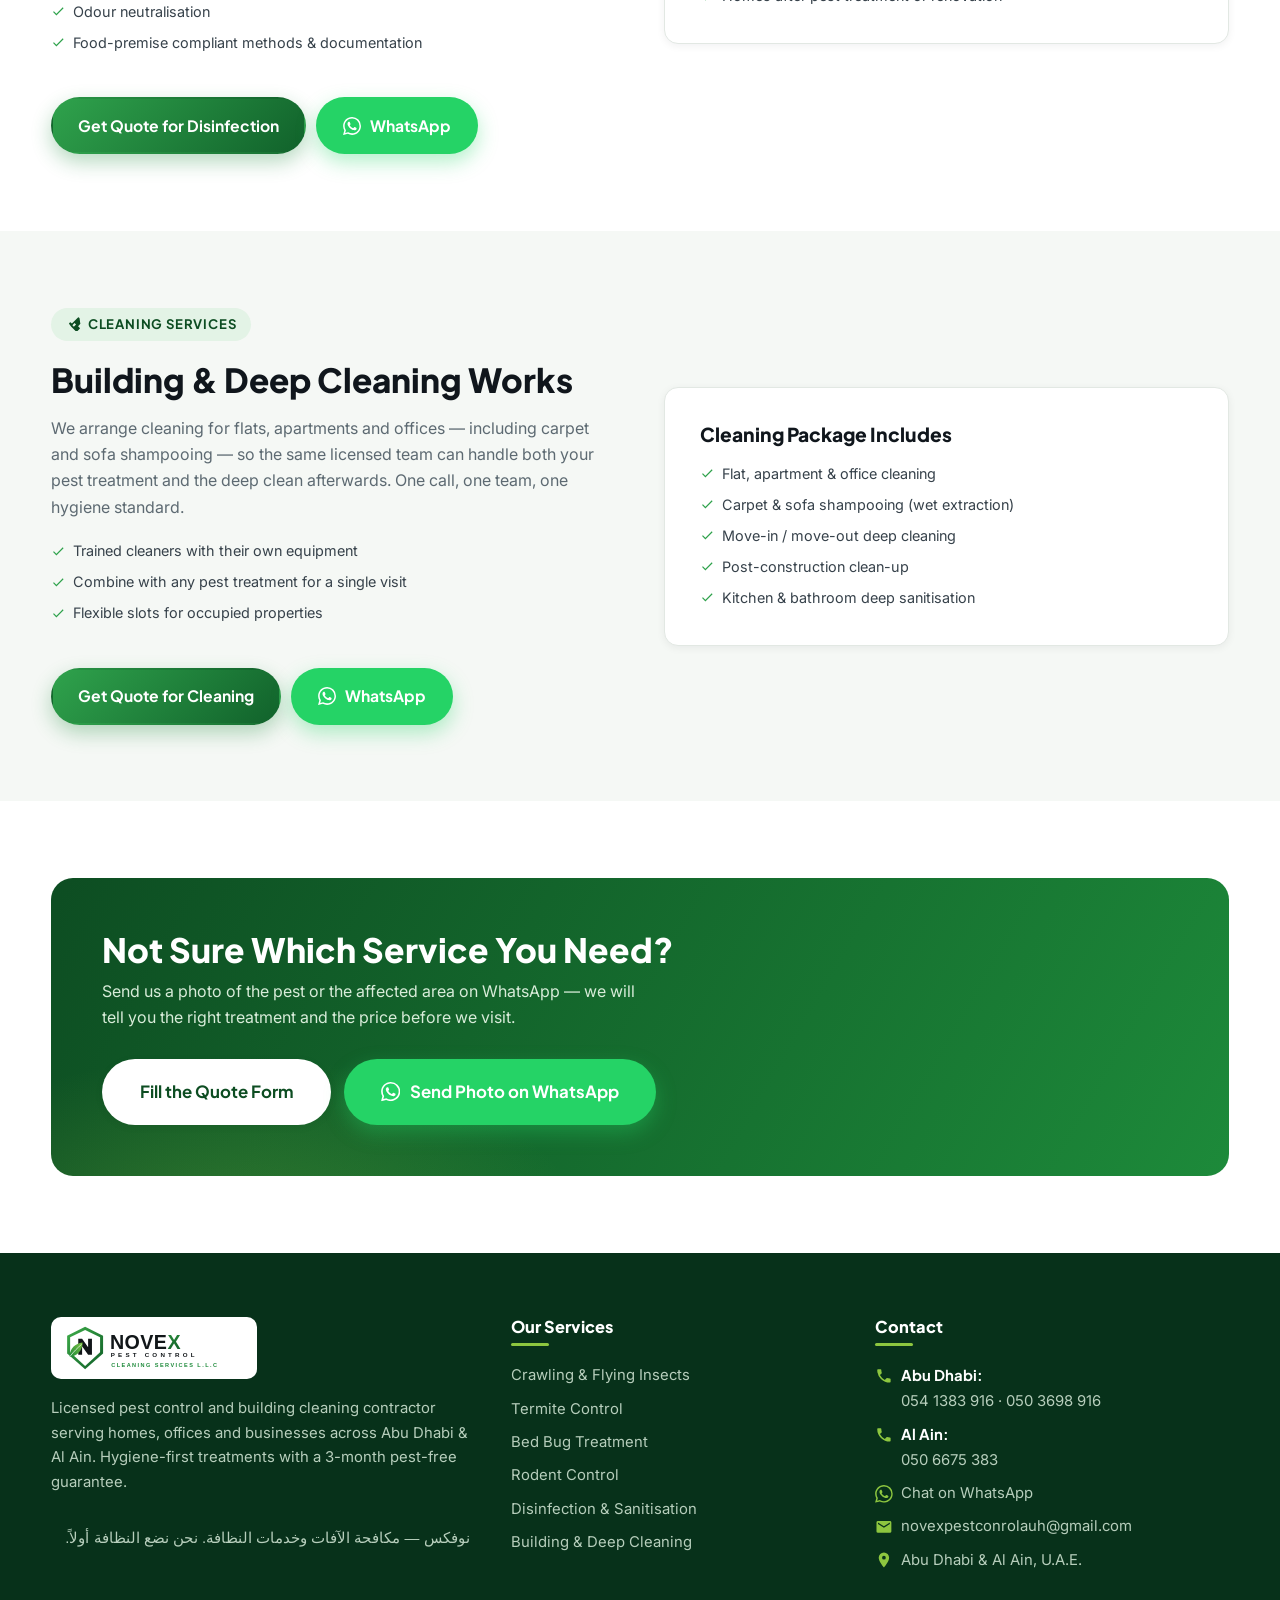
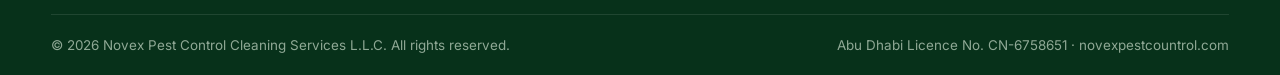
<file: site/services.html>
<!DOCTYPE html>
<html lang="en">
<head>
  <meta charset="UTF-8">
  <meta name="viewport" content="width=device-width, initial-scale=1.0">
  <title>Our Services | Novex Pest Control &amp; Cleaning Services L.L.C — Abu Dhabi &amp; Al Ain</title>
  <meta name="description" content="Complete pest control services in Abu Dhabi &amp; Al Ain: cockroaches, termites, bed bugs, rodents, disinfection and building cleaning. Free inspection, fixed quotes, 3-month guarantee.">
  <link rel="icon" type="image/svg+xml" href="assets/favicon.svg">
  <link rel="preconnect" href="https://fonts.googleapis.com">
  <link rel="preconnect" href="https://fonts.gstatic.com" crossorigin>
  <link href="https://fonts.googleapis.com/css2?family=Inter:wght@400;500;600&family=Plus+Jakarta+Sans:wght@600;700;800&display=swap" rel="stylesheet">
  <link rel="stylesheet" href="css/style.css">
</head>
<body>

  <!-- ================= TOP BAR ================= -->
  <div class="topbar">
    <div class="container">
      <div class="topbar-left">
        <span class="lic"><svg class="icon" aria-hidden="true"><use href="assets/icons.svg#ui-shield"></use></svg> Abu Dhabi Licence No. CN-6758651</span>
        <span class="arabic" lang="ar">نوفكس لمكافحة الآفات وخدمات النظافة</span>
      </div>
      <div class="topbar-right">
        <a href="tel:+971541383916"><svg class="icon" aria-hidden="true"><use href="assets/icons.svg#ui-phone"></use></svg> 054 1383 916</a>
        <a href="mailto:novexpestconrolauh@gmail.com"><svg class="icon" aria-hidden="true"><use href="assets/icons.svg#ui-mail"></use></svg> novexpestconrolauh@gmail.com</a>
      </div>
    </div>
  </div>

  <!-- ================= HEADER ================= -->
  <header class="site-header">
    <div class="container nav-wrap">
      <a class="brand" href="index.html" aria-label="Novex Pest Control home">
        <img src="assets/logo.svg" alt="Novex Pest Control Cleaning Services L.L.C">
      </a>
      <nav class="main-nav" aria-label="Main navigation">
        <a class="nav-link" href="index.html">Home</a>
        <a class="nav-link active" href="services.html">Services</a>
        <a class="nav-link" href="hygiene.html">Hygiene Promise</a>
        <a class="nav-link" href="reviews.html">Reviews</a>
        <a class="nav-link" href="contact.html">Contact</a>
      </nav>
      <div class="nav-actions">
        <a class="btn btn-primary" href="contact.html">Get Free Quote</a>
        <a class="nav-wa" href="#" data-wa="Hello Novex Pest Control, I need a quote." aria-label="Chat on WhatsApp">
          <svg class="icon" aria-hidden="true"><use href="assets/icons.svg#ui-whatsapp"></use></svg>
        </a>
        <button class="nav-toggle" aria-label="Open menu" aria-expanded="false">
          <svg class="icon" aria-hidden="true"><use href="assets/icons.svg#ui-menu"></use></svg>
        </button>
      </div>
    </div>
  </header>

  <main>
    <!-- ================= PAGE HERO ================= -->
    <section class="page-hero">
      <div class="container">
        <div class="breadcrumb"><a href="index.html">Home</a> <span>/</span> <span>Services</span></div>
        <h1>Our Services</h1>
        <p>
          Pest control and building cleaning works for homes, apartments, villas, offices, restaurants and warehouses.
          Choose a service below — every "Get Quote" button opens our booking form with your service already selected,
          and your details are sent straight to our WhatsApp.
        </p>
      </div>
    </section>

    <!-- ================= SERVICE: INSECTS ================= -->
    <section class="section" id="insects">
      <div class="container">
        <div class="grid-2" style="align-items:center; gap:3rem;">
          <div class="reveal">
            <span class="eyebrow"><svg class="icon" aria-hidden="true"><use href="assets/icons.svg#pest-cockroach"></use></svg> Most Requested</span>
            <h2 style="font-size:clamp(1.5rem,2.6vw,2.1rem); margin-bottom:0.9rem;">Crawling &amp; Flying Insect Control</h2>
            <p style="color:var(--muted); margin-bottom:1.2rem;">
              100% effective on all small insects — <strong>cockroaches (البق), ants, spiders, fleas, bed mites, flies and mosquitoes</strong>.
              We use a combination of gel baiting, residual spraying and larvicide treatment for flying insect breeding sites,
              so the whole life cycle is broken — not just the pests you can see.
            </p>
            <ul class="card-list">
              <li><svg class="icon" aria-hidden="true"><use href="assets/icons.svg#ui-check"></use></svg> Kitchen &amp; food-area safe application (certified products)</li>
              <li><svg class="icon" aria-hidden="true"><use href="assets/icons.svg#ui-check"></use></svg> Odourless, low-toxicity gel baits for occupied flats</li>
              <li><svg class="icon" aria-hidden="true"><use href="assets/icons.svg#ui-check"></use></svg> Mosquito breeding-site treatment &amp; larviciding</li>
              <li><svg class="icon" aria-hidden="true"><use href="assets/icons.svg#ui-check"></use></svg> Sanitisation of the treated area included</li>
              <li><svg class="icon" aria-hidden="true"><use href="assets/icons.svg#ui-check"></use></svg> 3-month pest-free guarantee with free re-treatment</li>
            </ul>
            <div class="card-foot" style="border:none; padding-top:1.4rem;">
              <a class="btn btn-primary" href="contact.html?service=Crawling%20%26%20Flying%20Insects">Get Quote for Insects</a>
              <a class="btn btn-wa" href="#" data-wa="Hello Novex, I need cockroach/insect treatment. My area: ">
                <svg class="icon" aria-hidden="true"><use href="assets/icons.svg#ui-whatsapp"></use></svg> WhatsApp
              </a>
            </div>
          </div>
          <div class="card reveal" style="padding:2.2rem;">
            <h3>Suitable For</h3>
            <ul class="card-list">
              <li><svg class="icon" aria-hidden="true"><use href="assets/icons.svg#ui-check"></use></svg> Flats, apartments &amp; villas</li>
              <li><svg class="icon" aria-hidden="true"><use href="assets/icons.svg#ui-check"></use></svg> Kitchens, restaurants &amp; staff canteens</li>
              <li><svg class="icon" aria-hidden="true"><use href="assets/icons.svg#ui-check"></use></svg> Offices, shops &amp; warehouses</li>
              <li><svg class="icon" aria-hidden="true"><use href="assets/icons.svg#ui-check"></use></svg> Schools, clinics &amp; nurseries (scheduled after hours)</li>
            </ul>
            <h3 style="margin-top:1.6rem;">What to Expect</h3>
            <p>Most treatments take 45–90 minutes. You can stay in the property with the odourless option; we advise ventilating for 2 hours after residual spraying.</p>
          </div>
        </div>
      </div>
    </section>

    <!-- ================= SERVICE: TERMITES ================= -->
    <section class="section section-alt" id="termites">
      <div class="container">
        <div class="grid-2" style="align-items:center; gap:3rem;">
          <div class="card reveal" style="padding:2.2rem; order:2;">
            <h3>Termite Solutions We Offer</h3>
            <ul class="card-list">
              <li><svg class="icon" aria-hidden="true"><use href="assets/icons.svg#ui-check"></use></svg> Pre-construction soil barrier treatment</li>
              <li><svg class="icon" aria-hidden="true"><use href="assets/icons.svg#ui-check"></use></svg> Post-construction chemical barrier</li>
              <li><svg class="icon" aria-hidden="true"><use href="assets/icons.svg#ui-check"></use></svg> Baiting system for active colonies</li>
              <li><svg class="icon" aria-hidden="true"><use href="assets/icons.svg#ui-check"></use></svg> Timber &amp; furniture treatment</li>
              <li><svg class="icon" aria-hidden="true"><use href="assets/icons.svg#ui-check"></use></svg> Annual inspection &amp; maintenance contract</li>
            </ul>
          </div>
          <div class="reveal" style="order:1;">
            <span class="eyebrow"><svg class="icon" aria-hidden="true"><use href="assets/icons.svg#pest-termite"></use></svg> Protect Your Structure</span>
            <h2 style="font-size:clamp(1.5rem,2.6vw,2.1rem); margin-bottom:0.9rem;">Termite Control (White Ants)</h2>
            <p style="color:var(--muted); margin-bottom:1.2rem;">
              Termites cause more structural damage than fires — and the damage stays hidden until it is expensive.
              Novex installs long-lasting barriers and baiting systems for villas, buildings and wooden furniture,
              with documented inspection reports for your property records.
            </p>
            <ul class="card-list">
              <li><svg class="icon" aria-hidden="true"><use href="assets/icons.svg#ui-check"></use></svg> Free termite inspection with moisture &amp; activity check</li>
              <li><svg class="icon" aria-hidden="true"><use href="assets/icons.svg#ui-check"></use></svg> Long-term protection plans for villas &amp; buildings</li>
              <li><svg class="icon" aria-hidden="true"><use href="assets/icons.svg#ui-check"></use></svg> Written treatment report &amp; warranty certificate</li>
            </ul>
            <div class="card-foot" style="border:none; padding-top:1.4rem;">
              <a class="btn btn-primary" href="contact.html?service=Termite%20Control">Get Quote for Termites</a>
              <a class="btn btn-wa" href="#" data-wa="Hello Novex, I suspect termite/white ant damage. Property: ">
                <svg class="icon" aria-hidden="true"><use href="assets/icons.svg#ui-whatsapp"></use></svg> WhatsApp
              </a>
            </div>
          </div>
        </div>
      </div>
    </section>

    <!-- ================= SERVICE: BED BUGS ================= -->
    <section class="section" id="bedbugs">
      <div class="container">
        <div class="grid-2" style="align-items:center; gap:3rem;">
          <div class="reveal">
            <span class="eyebrow"><svg class="icon" aria-hidden="true"><use href="assets/icons.svg#pest-bedbug"></use></svg> Discreet Treatment</span>
            <h2 style="font-size:clamp(1.5rem,2.6vw,2.1rem); margin-bottom:0.9rem;">Bed Bug Treatment</h2>
            <p style="color:var(--muted); margin-bottom:1.2rem;">
              Bed bugs hide in mattress seams, headboards, sofas and wardrobes — a supermarket spray will not reach them.
              Our two-visit programme combines targeted chemical treatment with heat-sensitive application so eggs and adults are eliminated together.
            </p>
            <ul class="card-list">
              <li><svg class="icon" aria-hidden="true"><use href="assets/icons.svg#ui-check"></use></svg> Full inspection of bed, headboard, sofa &amp; wardrobe</li>
              <li><svg class="icon" aria-hidden="true"><use href="assets/icons.svg#ui-check"></use></svg> Mattress-safe, low-odour treatment</li>
              <li><svg class="icon" aria-hidden="true"><use href="assets/icons.svg#ui-check"></use></svg> Scheduled follow-up visit in 14 days</li>
              <li><svg class="icon" aria-hidden="true"><use href="assets/icons.svg#ui-check"></use></svg> Discreet, unmarked vehicle on request</li>
            </ul>
            <div class="card-foot" style="border:none; padding-top:1.4rem;">
              <a class="btn btn-primary" href="contact.html?service=Bed%20Bug%20Treatment">Get Quote for Bed Bugs</a>
              <a class="btn btn-wa" href="#" data-wa="Hello Novex, I need bed bug treatment. Room type: ">
                <svg class="icon" aria-hidden="true"><use href="assets/icons.svg#ui-whatsapp"></use></svg> WhatsApp
              </a>
            </div>
          </div>
          <div class="card reveal" style="padding:2.2rem;">
            <h3>Before We Arrive</h3>
            <ul class="card-list">
              <li><svg class="icon" aria-hidden="true"><use href="assets/icons.svg#ui-check"></use></svg> Wash bedding at 60°C if possible</li>
              <li><svg class="icon" aria-hidden="true"><use href="assets/icons.svg#ui-check"></use></svg> Move furniture 30cm away from walls</li>
              <li><svg class="icon" aria-hidden="true"><use href="assets/icons.svg#ui-check"></use></svg> Remove items from under the bed</li>
              <li><svg class="icon" aria-hidden="true"><use href="assets/icons.svg#ui-check"></use></svg> Vacuum mattresses and floors</li>
            </ul>
            <p style="margin-top:1rem; font-size:0.9rem; color:var(--muted);">Your technician will confirm this list on WhatsApp after booking.</p>
          </div>
        </div>
      </div>
    </section>

    <!-- ================= SERVICE: RODENTS ================= -->
    <section class="section section-alt" id="rodents">
      <div class="container">
        <div class="grid-2" style="align-items:center; gap:3rem;">
          <div class="card reveal" style="padding:2.2rem; order:2;">
            <h3>Our Rodent Programme</h3>
            <ul class="card-list">
              <li><svg class="icon" aria-hidden="true"><use href="assets/icons.svg#ui-check"></use></svg> Inspection of droppings, gnaw marks &amp; entry points</li>
              <li><svg class="icon" aria-hidden="true"><use href="assets/icons.svg#ui-check"></use></svg> Secured tamper-resistant bait stations</li>
              <li><svg class="icon" aria-hidden="true"><use href="assets/icons.svg#ui-check"></use></svg> Trapping programme for occupied homes</li>
              <li><svg class="icon" aria-hidden="true"><use href="assets/icons.svg#ui-check"></use></svg> Sealing of entry points (gaps, drains, doors)</li>
              <li><svg class="icon" aria-hidden="true"><use href="assets/icons.svg#ui-check"></use></svg> Hygiene sanitisation of contaminated areas</li>
            </ul>
          </div>
          <div class="reveal" style="order:1;">
            <span class="eyebrow"><svg class="icon" aria-hidden="true"><use href="assets/icons.svg#pest-rat"></use></svg> Rats &amp; Mice</span>
            <h2 style="font-size:clamp(1.5rem,2.6vw,2.1rem); margin-bottom:0.9rem;">Rodent Control</h2>
            <p style="color:var(--muted); margin-bottom:1.2rem;">
              Rats and mice chew wiring, contaminate food and spread disease. Removing the visible pest is only half the job —
              we seal the routes they used to get in, so the problem does not return next month.
            </p>
            <ul class="card-list">
              <li><svg class="icon" aria-hidden="true"><use href="assets/icons.svg#ui-check"></use></svg> Safe for buildings with children &amp; pets</li>
              <li><svg class="icon" aria-hidden="true"><use href="assets/icons.svg#ui-check"></use></svg> Monitoring visits included in the programme</li>
              <li><svg class="icon" aria-hidden="true"><use href="assets/icons.svg#ui-check"></use></svg> Full hygiene clean-up after removal</li>
            </ul>
            <div class="card-foot" style="border:none; padding-top:1.4rem;">
              <a class="btn btn-primary" href="contact.html?service=Rodent%20Control">Get Quote for Rodents</a>
              <a class="btn btn-wa" href="#" data-wa="Hello Novex, I have a rat/mouse problem. Location: ">
                <svg class="icon" aria-hidden="true"><use href="assets/icons.svg#ui-whatsapp"></use></svg> WhatsApp
              </a>
            </div>
          </div>
        </div>
      </div>
    </section>

    <!-- ================= SERVICE: DISINFECTION ================= -->
    <section class="section" id="disinfection">
      <div class="container">
        <div class="grid-2" style="align-items:center; gap:3rem;">
          <div class="reveal">
            <span class="eyebrow"><svg class="icon" aria-hidden="true"><use href="assets/icons.svg#ui-shield"></use></svg> Hygiene-First</span>
            <h2 style="font-size:clamp(1.5rem,2.6vw,2.1rem); margin-bottom:0.9rem;">Disinfection &amp; Sanitisation</h2>
            <p style="color:var(--muted); margin-bottom:1.2rem;">
              Beyond pest control, Novex keeps your space genuinely hygienic: hospital-grade disinfection of surfaces,
              fogging for large areas and odour treatment. Ideal after an infestation, after illness, or as a routine
              hygiene programme for food premises and clinics.
            </p>
            <ul class="card-list">
              <li><svg class="icon" aria-hidden="true"><use href="assets/icons.svg#ui-check"></use></svg> Surface disinfection (virus, bacteria, fungi)</li>
              <li><svg class="icon" aria-hidden="true"><use href="assets/icons.svg#ui-check"></use></svg> Thermal fogging for warehouses &amp; halls</li>
              <li><svg class="icon" aria-hidden="true"><use href="assets/icons.svg#ui-check"></use></svg> Odour neutralisation</li>
              <li><svg class="icon" aria-hidden="true"><use href="assets/icons.svg#ui-check"></use></svg> Food-premise compliant methods &amp; documentation</li>
            </ul>
            <div class="card-foot" style="border:none; padding-top:1.4rem;">
              <a class="btn btn-primary" href="contact.html?service=Disinfection%20%26%20Sanitisation">Get Quote for Disinfection</a>
              <a class="btn btn-wa" href="#" data-wa="Hello Novex, I need disinfection/sanitisation for: ">
                <svg class="icon" aria-hidden="true"><use href="assets/icons.svg#ui-whatsapp"></use></svg> WhatsApp
              </a>
            </div>
          </div>
          <div class="card reveal" style="padding:2.2rem;">
            <h3>Who Books Disinfection?</h3>
            <ul class="card-list">
              <li><svg class="icon" aria-hidden="true"><use href="assets/icons.svg#ui-check"></use></svg> Restaurants, cafés &amp; kitchens</li>
              <li><svg class="icon" aria-hidden="true"><use href="assets/icons.svg#ui-check"></use></svg> Clinics, salons &amp; nurseries</li>
              <li><svg class="icon" aria-hidden="true"><use href="assets/icons.svg#ui-check"></use></svg> Offices &amp; co-working spaces</li>
              <li><svg class="icon" aria-hidden="true"><use href="assets/icons.svg#ui-check"></use></svg> Homes after pest treatment or renovation</li>
            </ul>
          </div>
        </div>
      </div>
    </section>

    <!-- ================= SERVICE: CLEANING ================= -->
    <section class="section section-alt" id="cleaning">
      <div class="container">
        <div class="grid-2" style="align-items:center; gap:3rem;">
          <div class="card reveal" style="padding:2.2rem; order:2;">
            <h3>Cleaning Package Includes</h3>
            <ul class="card-list">
              <li><svg class="icon" aria-hidden="true"><use href="assets/icons.svg#ui-check"></use></svg> Flat, apartment &amp; office cleaning</li>
              <li><svg class="icon" aria-hidden="true"><use href="assets/icons.svg#ui-check"></use></svg> Carpet &amp; sofa shampooing (wet extraction)</li>
              <li><svg class="icon" aria-hidden="true"><use href="assets/icons.svg#ui-check"></use></svg> Move-in / move-out deep cleaning</li>
              <li><svg class="icon" aria-hidden="true"><use href="assets/icons.svg#ui-check"></use></svg> Post-construction clean-up</li>
              <li><svg class="icon" aria-hidden="true"><use href="assets/icons.svg#ui-check"></use></svg> Kitchen &amp; bathroom deep sanitisation</li>
            </ul>
          </div>
          <div class="reveal" style="order:1;">
            <span class="eyebrow"><svg class="icon" aria-hidden="true"><use href="assets/icons.svg#ui-broom"></use></svg> Cleaning Services</span>
            <h2 style="font-size:clamp(1.5rem,2.6vw,2.1rem); margin-bottom:0.9rem;">Building &amp; Deep Cleaning Works</h2>
            <p style="color:var(--muted); margin-bottom:1.2rem;">
              We arrange cleaning for flats, apartments and offices — including carpet and sofa shampooing —
              so the same licensed team can handle both your pest treatment and the deep clean afterwards.
              One call, one team, one hygiene standard.
            </p>
            <ul class="card-list">
              <li><svg class="icon" aria-hidden="true"><use href="assets/icons.svg#ui-check"></use></svg> Trained cleaners with their own equipment</li>
              <li><svg class="icon" aria-hidden="true"><use href="assets/icons.svg#ui-check"></use></svg> Combine with any pest treatment for a single visit</li>
              <li><svg class="icon" aria-hidden="true"><use href="assets/icons.svg#ui-check"></use></svg> Flexible slots for occupied properties</li>
            </ul>
            <div class="card-foot" style="border:none; padding-top:1.4rem;">
              <a class="btn btn-primary" href="contact.html?service=Building%20%26%20Deep%20Cleaning">Get Quote for Cleaning</a>
              <a class="btn btn-wa" href="#" data-wa="Hello Novex, I need cleaning services (flat/office/carpet). Property: ">
                <svg class="icon" aria-hidden="true"><use href="assets/icons.svg#ui-whatsapp"></use></svg> WhatsApp
              </a>
            </div>
          </div>
        </div>
      </div>
    </section>

    <!-- ================= CTA ================= -->
    <section class="section">
      <div class="container">
        <div class="cta-band reveal">
          <div>
            <h2>Not Sure Which Service You Need?</h2>
            <p>Send us a photo of the pest or the affected area on WhatsApp — we will tell you the right treatment and the price before we visit.</p>
          </div>
          <div class="cta-actions">
            <a class="btn btn-light btn-lg" href="contact.html">Fill the Quote Form</a>
            <a class="btn btn-wa btn-lg" href="#" data-wa="Hello Novex, I have a photo of a pest problem to show you.">
              <svg class="icon" aria-hidden="true"><use href="assets/icons.svg#ui-whatsapp"></use></svg>
              Send Photo on WhatsApp
            </a>
          </div>
        </div>
      </div>
    </section>
  </main>

  <!-- ================= FOOTER ================= -->
  <footer class="site-footer">
    <div class="container">
      <div class="footer-grid">
        <div class="brand-block">
          <img src="assets/logo.svg" alt="Novex Pest Control Cleaning Services L.L.C">
          <p>
            Licensed pest control and building cleaning contractor serving homes, offices and businesses
            across Abu Dhabi &amp; Al Ain. Hygiene-first treatments with a 3-month pest-free guarantee.
          </p>
          <p class="arabic mt-2" lang="ar">نوفكس — مكافحة الآفات وخدمات النظافة. نحن نضع النظافة أولاً.</p>
        </div>
        <div>
          <h4>Our Services</h4>
          <ul>
            <li><a href="services.html#insects">Crawling &amp; Flying Insects</a></li>
            <li><a href="services.html#termites">Termite Control</a></li>
            <li><a href="services.html#bedbugs">Bed Bug Treatment</a></li>
            <li><a href="services.html#rodents">Rodent Control</a></li>
            <li><a href="services.html#disinfection">Disinfection &amp; Sanitisation</a></li>
            <li><a href="services.html#cleaning">Building &amp; Deep Cleaning</a></li>
          </ul>
        </div>
        <div>
          <h4>Contact</h4>
          <ul class="footer-contact">
            <li><svg class="icon" aria-hidden="true"><use href="assets/icons.svg#ui-phone"></use></svg>
              <span><strong>Abu Dhabi:</strong><br>054 1383 916 · 050 3698 916</span></li>
            <li><svg class="icon" aria-hidden="true"><use href="assets/icons.svg#ui-phone"></use></svg>
              <span><strong>Al Ain:</strong><br>050 6675 383</span></li>
            <li><svg class="icon" aria-hidden="true"><use href="assets/icons.svg#ui-whatsapp"></use></svg>
              <a href="#" data-wa="Hello Novex Pest Control!">Chat on WhatsApp</a></li>
            <li><svg class="icon" aria-hidden="true"><use href="assets/icons.svg#ui-mail"></use></svg>
              <a href="mailto:novexpestconrolauh@gmail.com">novexpestconrolauh@gmail.com</a></li>
            <li><svg class="icon" aria-hidden="true"><use href="assets/icons.svg#ui-pin"></use></svg>
              <span>Abu Dhabi &amp; Al Ain, U.A.E.</span></li>
          </ul>
        </div>
      </div>
      <div class="footer-note">
        <span>© <span data-year>2026</span> Novex Pest Control Cleaning Services L.L.C. All rights reserved.</span>
        <span>Abu Dhabi Licence No. CN-6758651 · novexpestcountrol.com</span>
      </div>
    </div>
  </footer>

  <a class="wa-float" href="#" data-wa="Hello Novex Pest Control, I need help with pest control." aria-label="WhatsApp us now">
    <span class="wa-tip">Chat with us on WhatsApp</span>
    <svg class="icon" aria-hidden="true"><use href="assets/icons.svg#ui-whatsapp"></use></svg>
  </a>

  <script src="js/main.js"></script>
</body>
</html>
</file>
<file: site/css/style.css>
/* ==========================================================================
   Novex Pest Control Cleaning Services L.L.C — Design System
   Theme: clean institutional green (hygiene-first), inspired by public
   health service websites, branded to Novex green/black identity.
   ========================================================================== */

:root {
  --green-950: #07311a;
  --green-900: #0d4d22;
  --green-800: #11622b;
  --green-700: #1d8a3a;
  --green-600: #2fa24c;
  --green-500: #3fae4a;
  --green-100: #e3f3e6;
  --green-50: #f2f9f3;
  --lime: #8dc63f;
  --ink: #10161c;
  --ink-soft: #37424b;
  --muted: #5d6a72;
  --line: #e2e8e3;
  --bg-soft: #f5f8f5;
  --white: #ffffff;
  --wa: #25d366;
  --wa-dark: #128c7e;
  --star: #f6a609;
  --danger: #d64545;
  --shadow-sm: 0 2px 8px rgba(16, 22, 28, 0.06);
  --shadow-md: 0 10px 30px rgba(13, 77, 34, 0.10);
  --shadow-lg: 0 24px 60px rgba(13, 77, 34, 0.16);
  --radius: 14px;
  --radius-lg: 22px;
  --font-head: "Plus Jakarta Sans", "Segoe UI", Arial, sans-serif;
  --font-body: "Inter", "Segoe UI", Arial, sans-serif;
}

* { margin: 0; padding: 0; box-sizing: border-box; }

html { scroll-behavior: smooth; }

body {
  font-family: var(--font-body);
  color: var(--ink-soft);
  background: var(--white);
  line-height: 1.65;
  font-size: 16px;
  -webkit-font-smoothing: antialiased;
}

h1, h2, h3, h4, h5 {
  font-family: var(--font-head);
  color: var(--ink);
  line-height: 1.2;
  font-weight: 800;
}

a { color: var(--green-700); text-decoration: none; }
img, svg { max-width: 100%; display: block; }
ul { list-style: none; }

.container {
  width: min(1180px, 92%);
  margin-inline: auto;
}

.icon { width: 1.2em; height: 1.2em; fill: currentColor; flex-shrink: 0; }

/* ---------- Buttons ---------- */
.btn {
  display: inline-flex;
  align-items: center;
  gap: 0.55em;
  padding: 0.85em 1.6em;
  border-radius: 999px;
  font-family: var(--font-head);
  font-weight: 700;
  font-size: 0.98rem;
  border: 2px solid transparent;
  cursor: pointer;
  transition: transform 0.18s ease, box-shadow 0.18s ease, background 0.18s ease;
  white-space: nowrap;
}
.btn:hover { transform: translateY(-2px); }
.btn .icon { width: 1.15em; height: 1.15em; }

.btn-primary {
  background: linear-gradient(135deg, var(--green-600), var(--green-800));
  color: var(--white);
  box-shadow: 0 8px 20px rgba(29, 138, 58, 0.32);
}
.btn-primary:hover { box-shadow: 0 12px 26px rgba(29, 138, 58, 0.42); color: var(--white); }

.btn-wa {
  background: var(--wa);
  color: var(--white);
  box-shadow: 0 8px 20px rgba(37, 211, 102, 0.35);
}
.btn-wa:hover { background: var(--wa-dark); color: var(--white); }

.btn-outline {
  border-color: var(--green-700);
  color: var(--green-800);
  background: transparent;
}
.btn-outline:hover { background: var(--green-700); color: var(--white); }

.btn-light {
  background: var(--white);
  color: var(--green-900);
  box-shadow: var(--shadow-sm);
}

.btn-dark { background: var(--ink); color: var(--white); }
.btn-sm { padding: 0.6em 1.25em; font-size: 0.9rem; }
.btn-lg { padding: 1em 2.1em; font-size: 1.05rem; }

/* ---------- Top bar ---------- */
.topbar {
  background: linear-gradient(90deg, var(--green-950), var(--green-900));
  color: #cfe6d4;
  font-size: 0.85rem;
  padding: 0.5rem 0;
}
.topbar .container {
  display: flex;
  justify-content: space-between;
  align-items: center;
  gap: 1rem;
  flex-wrap: wrap;
}
.topbar a { color: #e7f4e9; display: inline-flex; align-items: center; gap: 0.4em; }
.topbar a:hover { color: var(--lime); }
.topbar-left, .topbar-right { display: flex; gap: 1.4rem; align-items: center; flex-wrap: wrap; }
.topbar .lic { color: var(--lime); font-weight: 600; letter-spacing: 0.02em; }

/* ---------- Header / nav ---------- */
.site-header {
  position: sticky;
  top: 0;
  z-index: 100;
  background: rgba(255, 255, 255, 0.96);
  backdrop-filter: blur(10px);
  border-bottom: 1px solid var(--line);
  transition: box-shadow 0.25s ease;
}
.site-header.scrolled { box-shadow: var(--shadow-md); }

.nav-wrap {
  display: flex;
  align-items: center;
  justify-content: space-between;
  gap: 1.5rem;
  padding: 0.65rem 0;
}
.brand img { height: 54px; width: auto; }

.main-nav { display: flex; align-items: center; gap: 1.6rem; }
.main-nav a.nav-link {
  font-family: var(--font-head);
  font-weight: 600;
  font-size: 0.97rem;
  color: var(--ink-soft);
  padding: 0.4rem 0;
  position: relative;
}
.main-nav a.nav-link::after {
  content: "";
  position: absolute;
  left: 0; right: 100%; bottom: -2px;
  height: 3px;
  border-radius: 3px;
  background: linear-gradient(90deg, var(--green-500), var(--green-800));
  transition: right 0.25s ease;
}
.main-nav a.nav-link:hover { color: var(--green-800); }
.main-nav a.nav-link:hover::after,
.main-nav a.nav-link.active::after { right: 0; }
.main-nav a.nav-link.active { color: var(--green-800); }

.nav-actions { display: flex; align-items: center; gap: 0.7rem; }
.nav-wa {
  width: 44px; height: 44px;
  border-radius: 50%;
  display: inline-flex;
  align-items: center;
  justify-content: center;
  background: var(--wa);
  color: var(--white);
  box-shadow: 0 6px 16px rgba(37, 211, 102, 0.35);
}
.nav-wa:hover { background: var(--wa-dark); }
.nav-wa .icon { width: 22px; height: 22px; }

.nav-toggle {
  display: none;
  background: none;
  border: none;
  color: var(--ink);
  cursor: pointer;
  padding: 0.4rem;
}
.nav-toggle .icon { width: 28px; height: 28px; }

/* ---------- Hero ---------- */
.hero {
  position: relative;
  overflow: hidden;
  background:
    radial-gradient(900px 420px at 85% -10%, rgba(141, 198, 63, 0.20), transparent 60%),
    radial-gradient(700px 400px at -10% 110%, rgba(29, 138, 58, 0.14), transparent 60%),
    linear-gradient(180deg, var(--green-50), var(--white));
  padding: clamp(2.8rem, 6vw, 5rem) 0 clamp(3rem, 6vw, 5.5rem);
}
.hero-grid {
  display: grid;
  grid-template-columns: 1.15fr 0.85fr;
  gap: clamp(2rem, 5vw, 4.5rem);
  align-items: center;
}
.eyebrow {
  display: inline-flex;
  align-items: center;
  gap: 0.5em;
  background: var(--green-100);
  color: var(--green-900);
  font-family: var(--font-head);
  font-weight: 700;
  font-size: 0.82rem;
  letter-spacing: 0.06em;
  text-transform: uppercase;
  padding: 0.45em 1.1em;
  border-radius: 999px;
  margin-bottom: 1.2rem;
}
.hero h1 {
  font-size: clamp(2.1rem, 4.6vw, 3.4rem);
  margin-bottom: 1.1rem;
}
.hero h1 .accent { color: var(--green-700); }
.hero .lead {
  font-size: clamp(1rem, 1.6vw, 1.14rem);
  color: var(--muted);
  max-width: 56ch;
  margin-bottom: 1.8rem;
}
.hero-ctas { display: flex; gap: 0.9rem; flex-wrap: wrap; margin-bottom: 2rem; }
.hero-trust {
  display: flex;
  gap: 1.6rem;
  flex-wrap: wrap;
  font-size: 0.9rem;
  color: var(--ink-soft);
}
.hero-trust div { display: flex; align-items: center; gap: 0.45em; font-weight: 600; }
.hero-trust .icon { color: var(--green-600); }

/* Hero pest badge cluster */
.pest-cluster {
  background: var(--white);
  border-radius: var(--radius-lg);
  box-shadow: var(--shadow-lg);
  padding: 1.8rem 1.6rem 1.5rem;
  position: relative;
}
.pest-cluster::before {
  content: "";
  position: absolute;
  inset: 12px -12px -12px 12px;
  border-radius: var(--radius-lg);
  background: linear-gradient(135deg, var(--green-600), var(--green-900));
  z-index: -1;
}
.pest-cluster h3 {
  text-align: center;
  font-size: 0.95rem;
  text-transform: uppercase;
  letter-spacing: 0.08em;
  color: var(--green-800);
  margin-bottom: 1.1rem;
}
.pest-grid {
  display: grid;
  grid-template-columns: repeat(4, 1fr);
  gap: 0.9rem 0.6rem;
}
.pest-item { text-align: center; }
.pest-item .pest-ic {
  width: 58px; height: 58px;
  margin: 0 auto 0.4rem;
  border-radius: 50%;
  background: radial-gradient(circle at 30% 25%, #fff, var(--green-50));
  border: 2px solid var(--green-500);
  display: flex;
  align-items: center;
  justify-content: center;
  position: relative;
  color: #6b4a2f;
}
.pest-item .pest-ic svg { width: 32px; height: 32px; }
.pest-item .pest-ic::after {
  content: "";
  position: absolute;
  left: 6%; right: 6%;
  top: 50%;
  height: 3px;
  border-radius: 3px;
  background: var(--danger);
  transform: rotate(-28deg);
}
.pest-item span {
  display: block;
  font-size: 0.72rem;
  font-weight: 700;
  font-family: var(--font-head);
  color: var(--ink-soft);
}
.pest-cluster .cluster-foot {
  margin-top: 1.2rem;
  text-align: center;
  font-size: 0.85rem;
  color: var(--muted);
  border-top: 1px dashed var(--line);
  padding-top: 0.9rem;
}
.pest-cluster .cluster-foot strong { color: var(--green-800); }

/* ---------- Sections ---------- */
.section { padding: clamp(3.2rem, 6vw, 5.5rem) 0; }
.section-alt { background: var(--bg-soft); }
.section-dark {
  background: linear-gradient(120deg, var(--green-950), var(--green-800));
  color: #d9ecdd;
}
.section-dark h2, .section-dark h3 { color: var(--white); }

.section-head { max-width: 720px; margin: 0 auto clamp(2.2rem, 4vw, 3.2rem); text-align: center; }
.section-head.left { margin-inline: 0; text-align: left; }
.section-head .kicker {
  display: inline-block;
  color: var(--green-700);
  font-family: var(--font-head);
  font-weight: 800;
  font-size: 0.82rem;
  letter-spacing: 0.14em;
  text-transform: uppercase;
  margin-bottom: 0.7rem;
}
.section-head h2 { font-size: clamp(1.7rem, 3.2vw, 2.5rem); margin-bottom: 0.9rem; }
.section-head p { color: var(--muted); font-size: 1.05rem; }
.section-dark .section-head p { color: #bcd8c2; }

/* ---------- Stats strip ---------- */
.stats-strip { background: var(--ink); color: var(--white); padding: 2.2rem 0; }
.stats-grid { display: grid; grid-template-columns: repeat(4, 1fr); gap: 1.4rem; }
.stat { text-align: center; }
.stat .num {
  font-family: var(--font-head);
  font-weight: 800;
  font-size: clamp(1.6rem, 2.6vw, 2.1rem);
  color: var(--lime);
  line-height: 1.1;
}
.stat .lbl { font-size: 0.88rem; color: #b9c4bd; margin-top: 0.3rem; }

/* ---------- Cards & grids ---------- */
.grid-3 { display: grid; grid-template-columns: repeat(3, 1fr); gap: 1.6rem; }
.grid-2 { display: grid; grid-template-columns: repeat(2, 1fr); gap: 1.6rem; }
.grid-4 { display: grid; grid-template-columns: repeat(4, 1fr); gap: 1.4rem; }

.card {
  background: var(--white);
  border: 1px solid var(--line);
  border-radius: var(--radius);
  padding: 1.8rem 1.6rem;
  box-shadow: var(--shadow-sm);
  transition: transform 0.22s ease, box-shadow 0.22s ease, border-color 0.22s ease;
}
.card:hover { transform: translateY(-5px); box-shadow: var(--shadow-md); border-color: var(--green-500); }
.card .card-ic {
  width: 58px; height: 58px;
  border-radius: 16px;
  background: linear-gradient(135deg, var(--green-100), var(--green-50));
  color: var(--green-800);
  display: flex;
  align-items: center;
  justify-content: center;
  margin-bottom: 1.1rem;
}
.card .card-ic .icon { width: 28px; height: 28px; }
.card h3 { font-size: 1.2rem; margin-bottom: 0.55rem; }
.card p { font-size: 0.96rem; color: var(--muted); }

.card-list { margin-top: 1rem; display: grid; gap: 0.45rem; }
.card-list li {
  display: flex;
  gap: 0.5em;
  font-size: 0.9rem;
  color: var(--ink-soft);
  align-items: baseline;
}
.card-list .icon { color: var(--green-600); width: 1em; height: 1em; transform: translateY(2px); }

/* Service card footer links */
.card-foot {
  margin-top: 1.3rem;
  padding-top: 1.1rem;
  border-top: 1px dashed var(--line);
  display: flex;
  gap: 0.6rem;
  flex-wrap: wrap;
}

/* ---------- Hygiene pillars ---------- */
.pillar {
  background: var(--white);
  border-radius: var(--radius);
  padding: 1.7rem 1.5rem;
  box-shadow: var(--shadow-sm);
  border-top: 4px solid var(--green-500);
}
.pillar .num {
  font-family: var(--font-head);
  font-weight: 800;
  color: var(--green-100);
  font-size: 2.2rem;
  line-height: 1;
  margin-bottom: 0.6rem;
  -webkit-text-stroke: 1.5px var(--green-600);
}
.pillar h3 { font-size: 1.08rem; margin-bottom: 0.45rem; }
.pillar p { font-size: 0.92rem; color: var(--muted); }

/* ---------- Steps ---------- */
.steps { display: grid; grid-template-columns: repeat(3, 1fr); gap: 1.6rem; counter-reset: step; }
.step {
  background: rgba(255, 255, 255, 0.06);
  border: 1px solid rgba(255, 255, 255, 0.14);
  border-radius: var(--radius);
  padding: 1.8rem 1.5rem;
  position: relative;
}
.step .step-no {
  width: 46px; height: 46px;
  border-radius: 50%;
  background: var(--lime);
  color: var(--green-950);
  font-family: var(--font-head);
  font-weight: 800;
  display: flex;
  align-items: center;
  justify-content: center;
  font-size: 1.15rem;
  margin-bottom: 1rem;
}
.step h3 { color: var(--white); font-size: 1.15rem; margin-bottom: 0.5rem; }
.step p { color: #bcd8c2; font-size: 0.95rem; }

/* ---------- Reviews ---------- */
.review-card {
  background: var(--white);
  border: 1px solid var(--line);
  border-radius: var(--radius);
  padding: 1.7rem 1.5rem;
  box-shadow: var(--shadow-sm);
  display: flex;
  flex-direction: column;
  gap: 0.8rem;
}
.review-card .stars { display: flex; gap: 0.15em; color: var(--star); }
.review-card .stars .icon { width: 18px; height: 18px; }
.review-card .stars .off { color: #dfe5df; }
.review-card blockquote {
  font-size: 0.97rem;
  color: var(--ink-soft);
  font-style: italic;
  flex: 1;
}
.review-who { display: flex; align-items: center; gap: 0.8rem; }
.review-who .avatar {
  width: 44px; height: 44px;
  border-radius: 50%;
  background: linear-gradient(135deg, var(--green-600), var(--green-900));
  color: var(--white);
  font-family: var(--font-head);
  font-weight: 800;
  display: flex;
  align-items: center;
  justify-content: center;
  font-size: 0.95rem;
}
.review-who .who-name { font-family: var(--font-head); font-weight: 700; color: var(--ink); font-size: 0.95rem; }
.review-who .who-meta { font-size: 0.8rem; color: var(--muted); }
.review-badge {
  align-self: flex-start;
  background: var(--green-100);
  color: var(--green-900);
  font-size: 0.72rem;
  font-weight: 700;
  font-family: var(--font-head);
  padding: 0.25em 0.8em;
  border-radius: 999px;
  letter-spacing: 0.04em;
  text-transform: uppercase;
}
.review-badge.fresh { background: #fff3d6; color: #946200; }

/* Rating summary */
.rating-summary {
  display: grid;
  grid-template-columns: auto 1fr;
  gap: 2.4rem;
  align-items: center;
  background: var(--white);
  border: 1px solid var(--line);
  border-radius: var(--radius-lg);
  padding: 2rem;
  box-shadow: var(--shadow-sm);
}
.rating-big { text-align: center; min-width: 160px; }
.rating-big .score {
  font-family: var(--font-head);
  font-weight: 800;
  font-size: 3.4rem;
  color: var(--ink);
  line-height: 1;
}
.rating-big .stars { display: flex; gap: 0.15em; justify-content: center; color: var(--star); margin: 0.4rem 0; }
.rating-big .stars .icon { width: 22px; height: 22px; }
.rating-big .count { font-size: 0.85rem; color: var(--muted); }
.rating-bars { display: grid; gap: 0.5rem; }
.rating-bars .row { display: grid; grid-template-columns: 48px 1fr 40px; gap: 0.8rem; align-items: center; font-size: 0.85rem; color: var(--muted); }
.rating-bars .bar { height: 9px; border-radius: 99px; background: var(--green-100); overflow: hidden; }
.rating-bars .bar i { display: block; height: 100%; border-radius: 99px; background: linear-gradient(90deg, var(--lime), var(--green-600)); }

/* ---------- Forms ---------- */
.form-card {
  background: var(--white);
  border: 1px solid var(--line);
  border-radius: var(--radius-lg);
  padding: clamp(1.6rem, 3vw, 2.4rem);
  box-shadow: var(--shadow-md);
}
.form-grid { display: grid; grid-template-columns: repeat(2, 1fr); gap: 1.1rem; }
.form-grid .full { grid-column: 1 / -1; }
.field label {
  display: block;
  font-family: var(--font-head);
  font-weight: 700;
  font-size: 0.86rem;
  color: var(--ink);
  margin-bottom: 0.4rem;
}
.field label .req { color: var(--danger); }
.field input, .field select, .field textarea {
  width: 100%;
  padding: 0.8em 1em;
  border: 1.5px solid var(--line);
  border-radius: 10px;
  font-family: var(--font-body);
  font-size: 0.97rem;
  color: var(--ink);
  background: #fbfdfb;
  transition: border-color 0.18s ease, box-shadow 0.18s ease;
}
.field input:focus, .field select:focus, .field textarea:focus {
  outline: none;
  border-color: var(--green-600);
  box-shadow: 0 0 0 4px rgba(47, 162, 76, 0.14);
  background: var(--white);
}
.field textarea { min-height: 110px; resize: vertical; }
.field .hint { font-size: 0.78rem; color: var(--muted); margin-top: 0.3rem; }

.star-input { display: flex; gap: 0.3rem; }
.star-input button {
  background: none;
  border: none;
  cursor: pointer;
  color: #dfe5df;
  padding: 0.1rem;
  transition: color 0.15s ease, transform 0.15s ease;
}
.star-input button .icon { width: 30px; height: 30px; }
.star-input button.on { color: var(--star); }
.star-input button:hover { transform: scale(1.12); }

/* ---------- Page hero (sub pages) ---------- */
.page-hero {
  background:
    radial-gradient(800px 380px at 90% -20%, rgba(141, 198, 63, 0.22), transparent 60%),
    linear-gradient(135deg, var(--green-950), var(--green-800));
  color: var(--white);
  padding: clamp(2.6rem, 5vw, 4rem) 0;
}
.page-hero h1 { color: var(--white); font-size: clamp(1.9rem, 4vw, 2.9rem); margin-bottom: 0.8rem; }
.page-hero p { color: #cfe6d4; max-width: 62ch; font-size: 1.05rem; }
.breadcrumb {
  display: flex;
  gap: 0.6em;
  align-items: center;
  font-size: 0.84rem;
  color: #a9c9b1;
  margin-bottom: 1.1rem;
  font-family: var(--font-head);
  font-weight: 600;
}
.breadcrumb a { color: var(--lime); }
.breadcrumb a:hover { text-decoration: underline; }

/* ---------- CTA band ---------- */
.cta-band {
  background:
    radial-gradient(600px 300px at 15% 120%, rgba(141, 198, 63, 0.25), transparent 60%),
    linear-gradient(120deg, var(--green-900), var(--green-700));
  color: var(--white);
  border-radius: var(--radius-lg);
  padding: clamp(2rem, 4vw, 3.2rem);
  display: flex;
  align-items: center;
  justify-content: space-between;
  gap: 1.8rem;
  flex-wrap: wrap;
}
.cta-band h2 { color: var(--white); font-size: clamp(1.5rem, 2.8vw, 2.1rem); margin-bottom: 0.5rem; }
.cta-band p { color: #d8ecd9; max-width: 54ch; }
.cta-band .cta-actions { display: flex; gap: 0.8rem; flex-wrap: wrap; }

/* ---------- FAQ ---------- */
.faq { max-width: 820px; margin-inline: auto; display: grid; gap: 0.9rem; }
.faq details {
  background: var(--white);
  border: 1px solid var(--line);
  border-radius: var(--radius);
  overflow: hidden;
  box-shadow: var(--shadow-sm);
}
.faq summary {
  cursor: pointer;
  list-style: none;
  padding: 1.15rem 1.4rem;
  font-family: var(--font-head);
  font-weight: 700;
  color: var(--ink);
  display: flex;
  justify-content: space-between;
  align-items: center;
  gap: 1rem;
}
.faq summary::-webkit-details-marker { display: none; }
.faq summary::after {
  content: "+";
  font-size: 1.4rem;
  color: var(--green-700);
  line-height: 1;
  transition: transform 0.2s ease;
}
.faq details[open] summary::after { transform: rotate(45deg); }
.faq .faq-body { padding: 0 1.4rem 1.3rem; color: var(--muted); font-size: 0.97rem; }

/* ---------- Contact page ---------- */
.contact-layout {
  display: grid;
  grid-template-columns: 1.15fr 0.85fr;
  gap: 2.2rem;
  align-items: start;
}
.contact-side { display: grid; gap: 1.2rem; }
.contact-tile {
  display: flex;
  gap: 1rem;
  align-items: flex-start;
  background: var(--white);
  border: 1px solid var(--line);
  border-radius: var(--radius);
  padding: 1.25rem 1.3rem;
  box-shadow: var(--shadow-sm);
}
.contact-tile .tile-ic {
  width: 46px; height: 46px;
  min-width: 46px;
  border-radius: 12px;
  background: linear-gradient(135deg, var(--green-600), var(--green-900));
  color: var(--white);
  display: flex;
  align-items: center;
  justify-content: center;
}
.contact-tile .tile-ic.wa { background: var(--wa); }
.contact-tile h4 { font-size: 0.98rem; margin-bottom: 0.15rem; }
.contact-tile a { font-weight: 600; color: var(--ink); display: block; }
.contact-tile a:hover { color: var(--green-700); }
.contact-tile p, .contact-tile small { font-size: 0.87rem; color: var(--muted); }

.licence-box {
  background: linear-gradient(135deg, var(--green-950), var(--green-800));
  color: #d9ecdd;
  border-radius: var(--radius);
  padding: 1.5rem 1.4rem;
}
.licence-box h4 { color: var(--white); font-size: 1rem; margin-bottom: 0.7rem; display: flex; align-items: center; gap: 0.5em; }
.licence-box .lic-no {
  font-family: var(--font-head);
  font-weight: 800;
  color: var(--lime);
  font-size: 1.3rem;
  letter-spacing: 0.04em;
  margin-bottom: 0.5rem;
}
.licence-box p { font-size: 0.88rem; }
.licence-box .persons { margin-top: 0.8rem; font-size: 0.88rem; }
.licence-box .persons strong { color: var(--white); }

/* Success panel */
.success-panel {
  text-align: center;
  padding: 1rem 0;
}
.success-panel .ok-ring {
  width: 84px; height: 84px;
  margin: 0 auto 1.2rem;
  border-radius: 50%;
  background: var(--green-100);
  color: var(--green-700);
  display: flex;
  align-items: center;
  justify-content: center;
  animation: pop 0.4s ease;
}
.success-panel .ok-ring .icon { width: 44px; height: 44px; }
.success-panel h3 { font-size: 1.5rem; margin-bottom: 0.6rem; }
.success-panel p { color: var(--muted); max-width: 46ch; margin: 0 auto 0.6rem; }
.success-panel .ref {
  display: inline-block;
  background: var(--bg-soft);
  border: 1px dashed var(--green-500);
  color: var(--green-800);
  font-family: var(--font-head);
  font-weight: 800;
  padding: 0.4em 1em;
  border-radius: 999px;
  margin: 0.5rem 0 1.2rem;
  letter-spacing: 0.05em;
}
.success-panel .ok-actions { display: flex; gap: 0.7rem; justify-content: center; flex-wrap: wrap; }

@keyframes pop {
  0% { transform: scale(0.4); opacity: 0; }
  70% { transform: scale(1.08); }
  100% { transform: scale(1); opacity: 1; }
}

/* ---------- Footer ---------- */
.site-footer {
  background: var(--green-950);
  color: #b7cebc;
  padding: clamp(3rem, 5vw, 4.2rem) 0 0;
  font-size: 0.93rem;
}
.footer-grid {
  display: grid;
  grid-template-columns: 1.3fr 1fr 1.1fr;
  gap: 2.6rem;
  padding-bottom: 2.6rem;
}
.site-footer .brand-block img {
  background: var(--white);
  padding: 0.5rem 0.7rem;
  border-radius: 10px;
  height: 62px;
  width: auto;
  margin-bottom: 1.1rem;
}
.site-footer h4 {
  color: var(--white);
  font-size: 1.02rem;
  margin-bottom: 1.1rem;
  position: relative;
  padding-bottom: 0.6rem;
}
.site-footer h4::after {
  content: "";
  position: absolute;
  left: 0; bottom: 0;
  width: 38px; height: 3px;
  border-radius: 3px;
  background: var(--lime);
}
.site-footer ul { display: grid; gap: 0.55rem; }
.site-footer a { color: #b7cebc; }
.site-footer a:hover { color: var(--lime); }
.footer-contact li { display: flex; gap: 0.6em; align-items: flex-start; }
.footer-contact .icon { color: var(--lime); margin-top: 0.25em; }
.footer-contact strong { color: var(--white); font-family: var(--font-head); }
.footer-note {
  border-top: 1px solid rgba(255, 255, 255, 0.1);
  padding: 1.2rem 0;
  display: flex;
  justify-content: space-between;
  gap: 1rem;
  flex-wrap: wrap;
  font-size: 0.84rem;
  color: #8fa895;
}

/* ---------- Floating WhatsApp ---------- */
.wa-float {
  position: fixed;
  right: 22px;
  bottom: 22px;
  z-index: 200;
  width: 62px; height: 62px;
  border-radius: 50%;
  background: var(--wa);
  color: var(--white);
  display: flex;
  align-items: center;
  justify-content: center;
  box-shadow: 0 12px 30px rgba(18, 140, 126, 0.45);
  transition: transform 0.2s ease, background 0.2s ease;
}
.wa-float:hover { transform: scale(1.08); background: var(--wa-dark); }
.wa-float .icon { width: 32px; height: 32px; }
.wa-float::before {
  content: "";
  position: absolute;
  inset: 0;
  border-radius: 50%;
  border: 2px solid var(--wa);
  animation: pulse 2.2s ease-out infinite;
}
.wa-float .wa-tip {
  position: absolute;
  right: calc(100% + 12px);
  top: 50%;
  transform: translateY(-50%);
  background: var(--ink);
  color: var(--white);
  font-family: var(--font-head);
  font-weight: 600;
  font-size: 0.82rem;
  padding: 0.5em 0.95em;
  border-radius: 8px;
  white-space: nowrap;
  opacity: 0;
  pointer-events: none;
  transition: opacity 0.2s ease;
}
.wa-float:hover .wa-tip { opacity: 1; }

@keyframes pulse {
  0% { transform: scale(1); opacity: 0.8; }
  100% { transform: scale(1.6); opacity: 0; }
}

/* ---------- Toast ---------- */
.toast {
  position: fixed;
  left: 50%;
  bottom: 28px;
  transform: translate(-50%, 120px);
  background: var(--ink);
  color: var(--white);
  font-family: var(--font-head);
  font-weight: 600;
  font-size: 0.92rem;
  padding: 0.9em 1.6em;
  border-radius: 999px;
  box-shadow: var(--shadow-lg);
  z-index: 300;
  transition: transform 0.35s cubic-bezier(0.2, 0.9, 0.3, 1.2);
  display: flex;
  align-items: center;
  gap: 0.6em;
}
.toast.show { transform: translate(-50%, 0); }
.toast .icon { color: var(--lime); }

/* ---------- Reveal animation ---------- */
.reveal { opacity: 0; transform: translateY(26px); transition: opacity 0.6s ease, transform 0.6s ease; }
.reveal.in { opacity: 1; transform: none; }

/* ---------- Utility ---------- */
.text-center { text-align: center; }
.mt-2 { margin-top: 2rem; }
.mb-2 { margin-bottom: 2rem; }
.arabic { direction: rtl; font-family: "Tahoma", "Segoe UI", sans-serif; }
.visually-hidden {
  position: absolute; width: 1px; height: 1px;
  clip: rect(0 0 0 0); overflow: hidden; white-space: nowrap;
}

/* ---------- Responsive ---------- */
@media (max-width: 1020px) {
  .hero-grid { grid-template-columns: 1fr; }
  .pest-cluster { max-width: 520px; margin-inline: auto; }
  .grid-4 { grid-template-columns: repeat(2, 1fr); }
  .contact-layout { grid-template-columns: 1fr; }
  .footer-grid { grid-template-columns: 1fr 1fr; }
}

@media (max-width: 860px) {
  .main-nav {
    position: fixed;
    top: 0; right: -100%;
    height: 100vh;
    width: min(320px, 82vw);
    background: var(--white);
    flex-direction: column;
    align-items: flex-start;
    padding: 5.5rem 2rem 2rem;
    gap: 1.2rem;
    box-shadow: var(--shadow-lg);
    transition: right 0.3s ease;
    z-index: 150;
  }
  .main-nav.open { right: 0; }
  .nav-toggle { display: block; z-index: 160; }
  .nav-overlay {
    position: fixed;
    inset: 0;
    background: rgba(7, 49, 26, 0.5);
    opacity: 0;
    pointer-events: none;
    transition: opacity 0.3s ease;
    z-index: 140;
  }
  .nav-overlay.show { opacity: 1; pointer-events: auto; }
  .nav-actions .btn-primary { display: none; }
  .grid-3, .grid-2, .steps { grid-template-columns: 1fr; }
  .stats-grid { grid-template-columns: repeat(2, 1fr); gap: 1.6rem; }
  .form-grid { grid-template-columns: 1fr; }
  .rating-summary { grid-template-columns: 1fr; gap: 1.4rem; }
  .topbar .container { justify-content: center; font-size: 0.8rem; }
  .topbar-right { display: none; }
}

@media (max-width: 560px) {
  .grid-4 { grid-template-columns: 1fr; }
  .pest-grid { grid-template-columns: repeat(4, 1fr); gap: 0.7rem 0.3rem; }
  .pest-item .pest-ic { width: 48px; height: 48px; }
  .pest-item .pest-ic svg { width: 26px; height: 26px; }
  .footer-grid { grid-template-columns: 1fr; }
  .cta-band { text-align: center; }
  .cta-band .cta-actions { justify-content: center; }
  .hero-ctas .btn { width: 100%; justify-content: center; }
}
</file>
